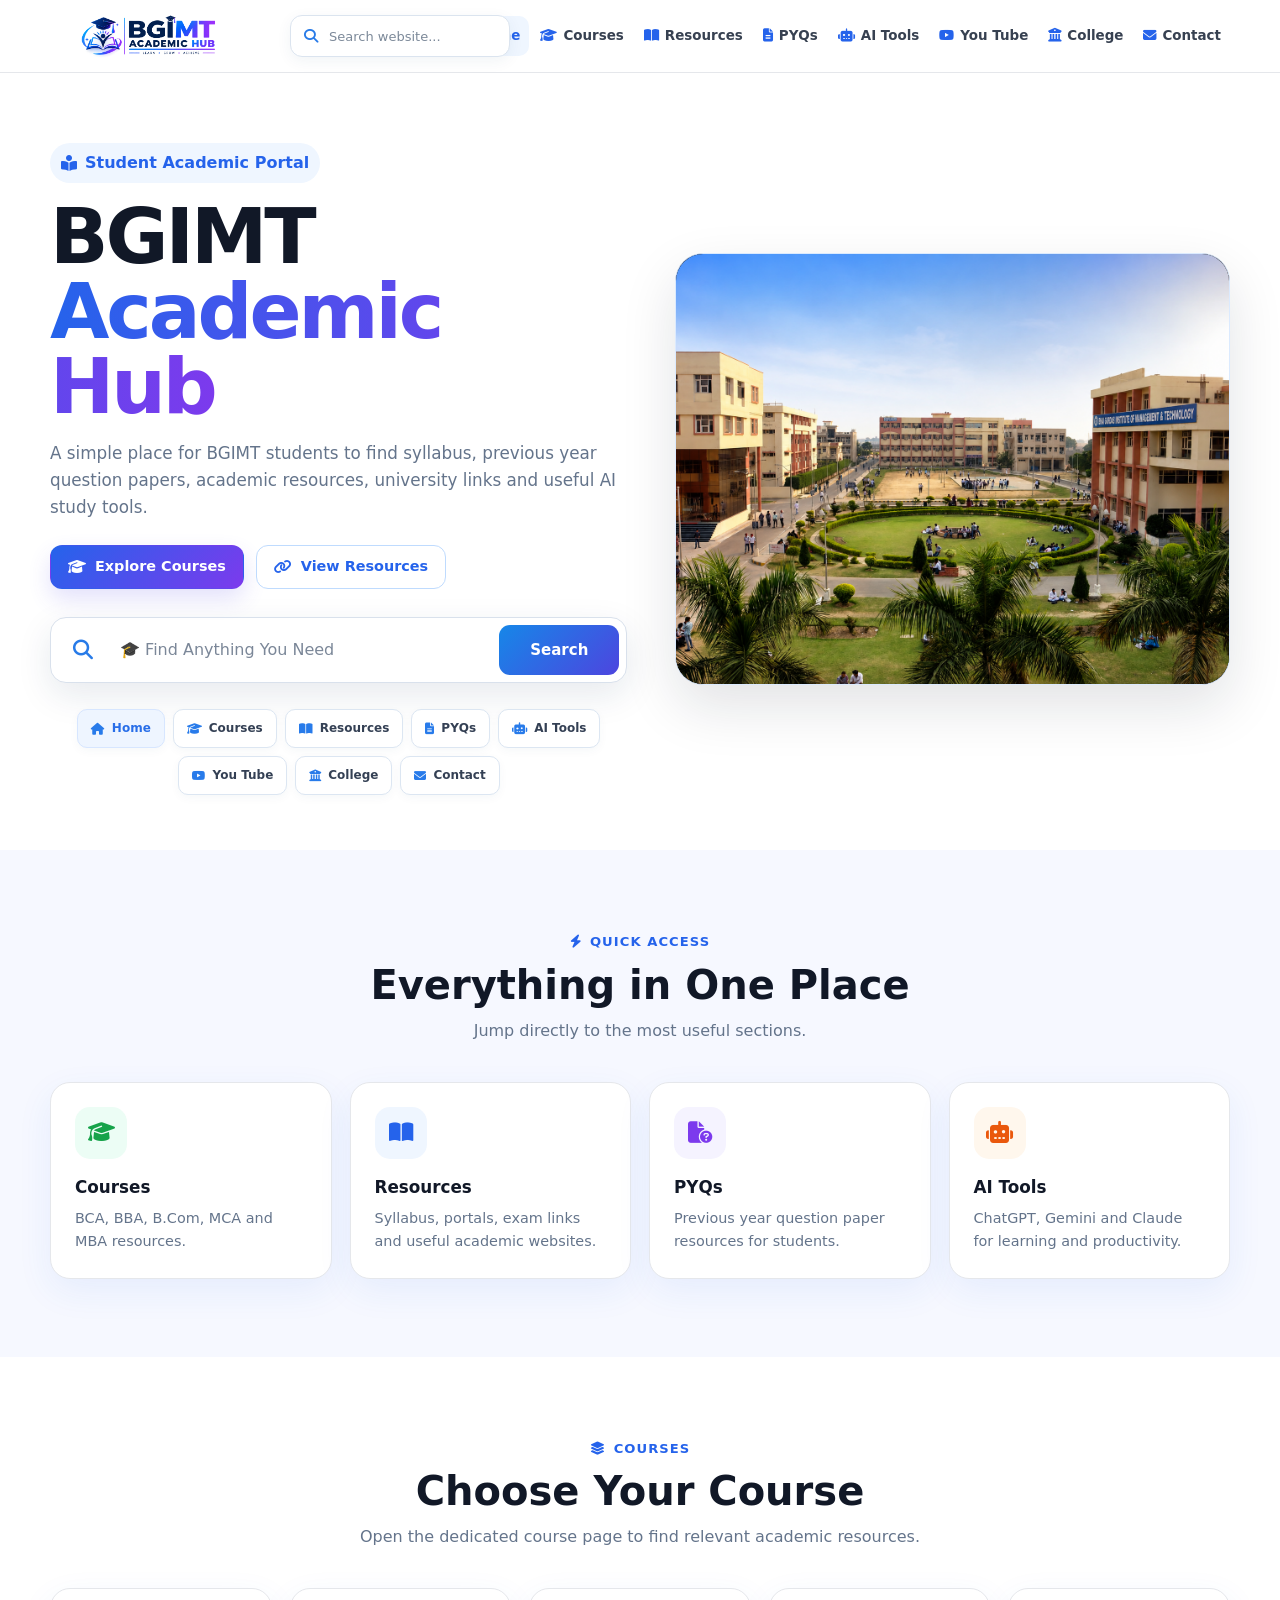
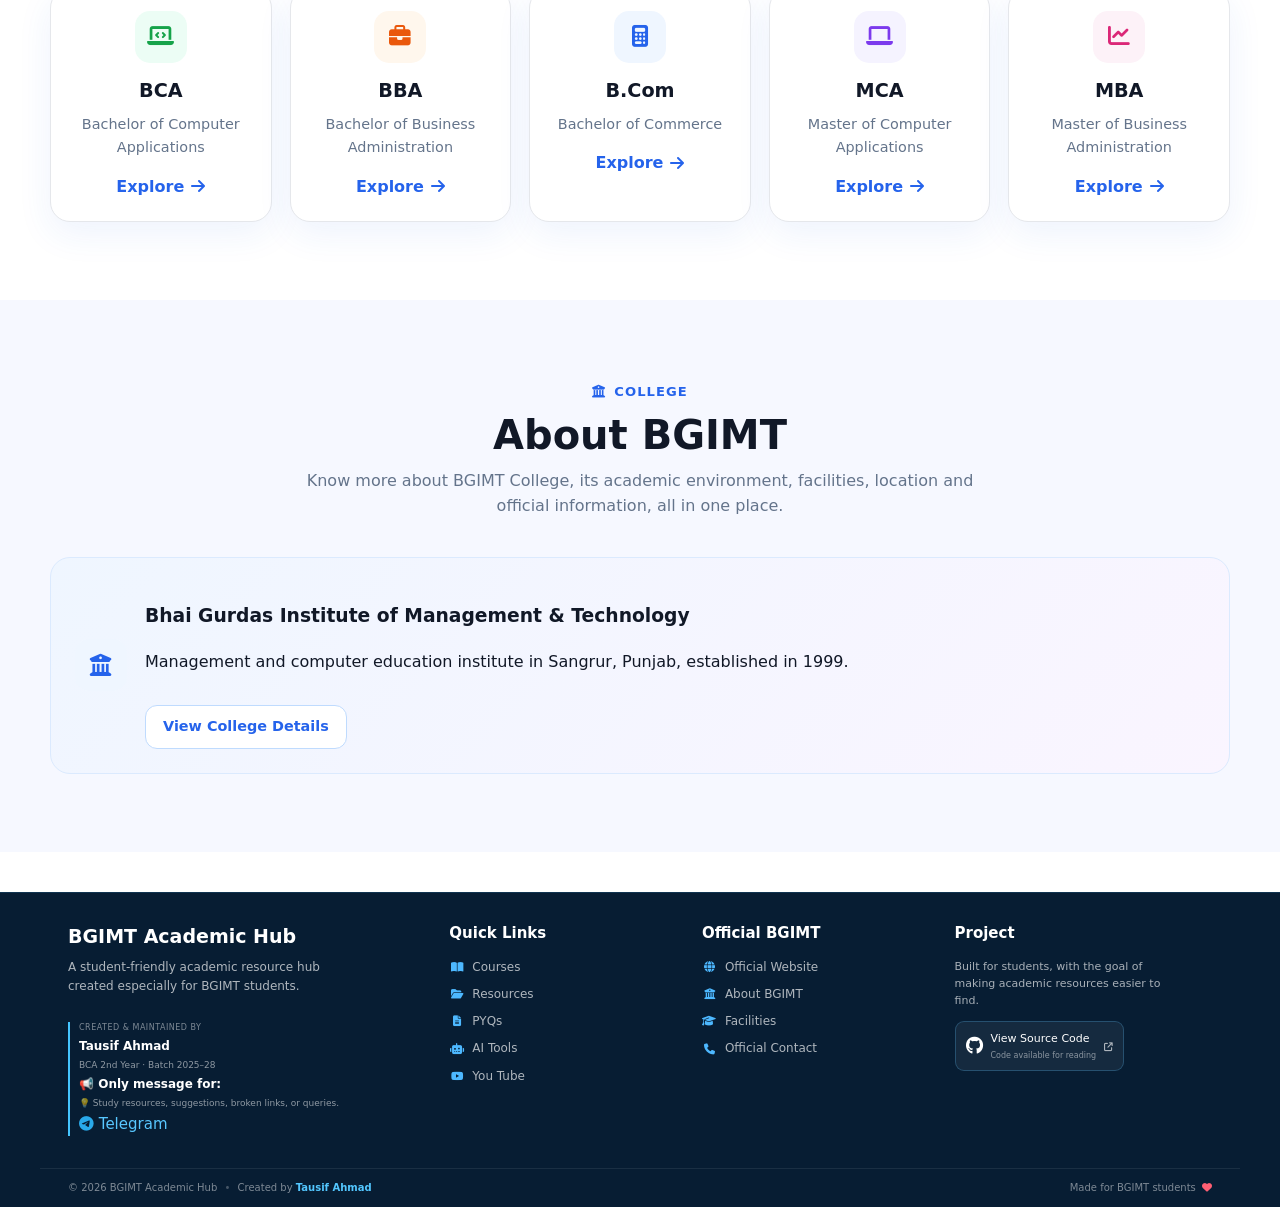
<file: index.html>
<!DOCTYPE html>
<html lang="en">
<head>
  <meta charset="UTF-8">
  <meta name="viewport" content="width=device-width, initial-scale=1.0">
  <title>BGIMT Academic Hub | Syllabus, PYQs & Study Resources</title>
   <!-- Favicon -->
  <link rel="icon" type="image/png" href="assets/images/favicon_io/favicon.ico">
  <meta name="description" content="BGIMT Academic Hub provides students with syllabus, PYQs, academic resources, university links and useful AI study tools.">
  <meta name="robots" content="index, follow">
  <link rel="canonical" href="https://imtausif01.github.io/bgimt-academic-hub/">
  <meta property="og:title" content="BGIMT Academic Hub | Syllabus, PYQs & Study Resources">
  <meta property="og:description" content="BGIMT Academic Hub provides students with syllabus, PYQs, academic resources, university links and useful AI study tools.">
  <meta property="og:type" content="website">
  <meta property="og:url" content="https://imtausif01.github.io/bgimt-academic-hub/">
  <meta name="twitter:card" content="summary_large_image">
  <link rel="stylesheet" href="https://cdnjs.cloudflare.com/ajax/libs/font-awesome/6.7.2/css/all.min.css">
  <!-- Shared CSS used across the complete website -->
  <link rel="stylesheet" href="assets/css/common.css">
  <!-- Index page-specific CSS -->
  <link rel="stylesheet" href="assets/css/index.css">
</head>
<body class="home-page">

<header class="site-header">
  <div class="container navbar">
    <a class="brand" href="index.html" aria-label="BGIMT Academic Hub Home">
        <img src="assets/images/bgmit-logo.png"
     alt="BGIMT Academic Hub Logo"
     class="site-logo">
    </a>

    <!-- ==============================
     WEBSITE SEARCH
     ============================== -->

<div class="navbar-search">

    <i class="fa-solid fa-magnifying-glass"></i>

    <input
        type="search"
        id="siteSearch"
        placeholder="Search website..."
        autocomplete="off"
        aria-label="Search BGIMT Academic Hub"
    >

    <!-- Search Results -->
    <div
        id="searchResults"
        class="search-results"
    ></div>

</div>

    <button class="nav-toggle" type="button" data-nav-toggle aria-label="Open menu" aria-expanded="false">
      <i class="fa-solid fa-bars"></i>
    </button>

    <ul class="nav-links" data-nav-links>
      <li><a data-page-link href="index.html"><i class="fa-solid fa-house"></i> Home</a></li>
      <li><a data-page-link href="courses.html"><i class="fa-solid fa-graduation-cap"></i> Courses</a></li>
      <li><a data-page-link href="resources.html"><i class="fa-solid fa-book-open"></i> Resources</a></li>
      <li><a data-page-link href="pyqs.html"><i class="fa-solid fa-file-lines"></i> PYQs</a></li>
      <li><a data-page-link href="ai-tools.html"><i class="fa-solid fa-robot"></i> AI Tools</a></li>
    <li><a data-page-link href="youtube.html"><i class="fa-brands fa-youtube"></i> You Tube</a></li>
      <li><a data-page-link href="college.html"><i class="fa-solid fa-building-columns"></i> College</a></li>
      <li><a data-page-link href="contact.html"><i class="fa-solid fa-envelope"></i> Contact</a></li>
    </ul>
  </div>
</header>


<main>
  <section class="hero" id="home">
    <div class="container hero-grid">
      <div class="hero-copy">
        <span class="eyebrow"><i class="fa-solid fa-book-open-reader"></i> Student Academic Portal</span>
        <h1>BGIMT <span class="gradient-text">Academic Hub</span></h1>
        <p>
          A simple place for BGIMT students to find syllabus, previous year question papers,
          academic resources, university links and useful AI study tools.
        </p>

        <div class="hero-actions">
          <a class="btn btn-primary" href="courses.html"><i class="fa-solid fa-graduation-cap"></i> Explore Courses</a>
          <a class="btn btn-outline" href="resources.html"><i class="fa-solid fa-link"></i> View Resources</a>
        </div>
        <!-- ==============================
     GOOGLE SEARCH
     ============================== -->

<div class="google-search-box">

    <form
        id="googleSearchForm"
        class="google-search-form"
    >

        <!-- Search Icon -->
        <div class="search-icon">
            <i class="fa-solid fa-magnifying-glass"></i>
        </div>

        <!-- Search Input -->
        <input
            type="search"
            id="googleSearchInput"
            placeholder="🎓 Find Anything You Need"
            aria-label="Search BGIMT Academic Hub on Google"
            autocomplete="off"
            required
        >

        <!-- Search Button -->
        <button type="submit">
            Search
        </button>

    </form>

</div>
<!-- =====================================================
     QUICK PAGE ACCESS
     ===================================================== -->

<div class="quick-page-access">

    <a href="index.html" class="quick-page-link">
        <i class="fa-solid fa-house"></i>
        <span>Home</span>
    </a>

    <a href="courses.html" class="quick-page-link">
        <i class="fa-solid fa-graduation-cap"></i>
        <span>Courses</span>
    </a>

    <a href="resources.html" class="quick-page-link">
        <i class="fa-solid fa-book-open"></i>
        <span>Resources</span>
    </a>

    <a href="pyqs.html" class="quick-page-link">
        <i class="fa-solid fa-file-lines"></i>
        <span>PYQs</span>
    </a>

    <a href="ai-tools.html" class="quick-page-link">
        <i class="fa-solid fa-robot"></i>
        <span>AI Tools</span>
    </a>

    <a href="youtube.html" class="quick-page-link">
        <i class="fa-brands fa-youtube"></i>
        <span>You Tube</span>
    </a>

    <a href="college.html" class="quick-page-link">
        <i class="fa-solid fa-building-columns"></i>
        <span>College</span>
    </a>

    <a href="contact.html" class="quick-page-link">
        <i class="fa-solid fa-envelope"></i>
        <span>Contact</span>
    </a>

</div>

      </div>
      <!-- Home image-link area: intentionally black around the image. -->
      <div class="hero-image-card">
        <a href="https://bgimt.ac.in/" target="_blank" rel="noopener noreferrer" aria-label="Visit official BGIMT website">
          <img src="assets/images/home-hero.png" alt="BGIMT campus and academic environment">
        </a>
      </div>
    </div>
  </section>

  <section class="section section-soft">
    <div class="container">
      <div class="section-heading">
        <span class="eyebrow"><i class="fa-solid fa-bolt"></i> Quick Access</span>
        <h2>Everything in One Place</h2>
        <p>Jump directly to the most useful sections.</p>
      </div>

      <div class="quick-grid">
        <a class="card" href="courses.html">
          <div class="icon-box icon-green"><i class="fa-solid fa-graduation-cap"></i></div>
          <h3>Courses</h3>
          <p>BCA, BBA, B.Com, MCA and MBA resources.</p>
        </a>
        <a class="card" href="resources.html">
          <div class="icon-box icon-blue"><i class="fa-solid fa-book-open"></i></div>
          <h3>Resources</h3>
          <p>Syllabus, portals, exam links and useful academic websites.</p>
        </a>
        <a class="card" href="pyqs.html">
          <div class="icon-box icon-purple"><i class="fa-solid fa-file-circle-question"></i></div>
          <h3>PYQs</h3>
          <p>Previous year question paper resources for students.</p>
        </a>
        <a class="card" href="ai-tools.html">
          <div class="icon-box icon-orange"><i class="fa-solid fa-robot"></i></div>
          <h3>AI Tools</h3>
          <p>ChatGPT, Gemini and Claude for learning and productivity.</p>
        </a>
      </div>
    </div>
  </section>

  <section class="section">
    <div class="container">
      <div class="section-heading">
        <span class="eyebrow"><i class="fa-solid fa-layer-group"></i> Courses</span>
        <h2>Choose Your Course</h2>
        <p>Open the dedicated course page to find relevant academic resources.</p>
      </div>
      <div class="card-grid">
        <article class="course-card"><div class="icon-box icon-green"><i class="fa-solid fa-laptop-code"></i></div><h3>BCA</h3><p>Bachelor of Computer Applications</p><a href="courses.html#bca">Explore <i class="fa-solid fa-arrow-right"></i></a></article>
        <article class="course-card"><div class="icon-box icon-orange"><i class="fa-solid fa-briefcase"></i></div><h3>BBA</h3><p>Bachelor of Business Administration</p><a href="courses.html#bba">Explore <i class="fa-solid fa-arrow-right"></i></a></article>
        <article class="course-card"><div class="icon-box icon-blue"><i class="fa-solid fa-calculator"></i></div><h3>B.Com</h3><p>Bachelor of Commerce</p><a href="courses.html#bcom">Explore <i class="fa-solid fa-arrow-right"></i></a></article>
        <article class="course-card"><div class="icon-box icon-purple"><i class="fa-solid fa-laptop"></i></div><h3>MCA</h3><p>Master of Computer Applications</p><a href="courses.html#mca">Explore <i class="fa-solid fa-arrow-right"></i></a></article>
        <article class="course-card"><div class="icon-box icon-pink"><i class="fa-solid fa-chart-line"></i></div><h3>MBA</h3><p>Master of Business Administration</p><a href="courses.html#mba">Explore <i class="fa-solid fa-arrow-right"></i></a></article>
      </div>
    </div>
  </section>

  <section class="section section-soft">
    <div class="container">
      <div class="section-heading">
        <span class="eyebrow"><i class="fa-solid fa-building-columns"></i> College</span>
        <h2>About BGIMT</h2>
        <p>Know more about BGIMT College, its academic environment, facilities, location and official information, all in one place.</p>
      </div>
      <div class="pyq-card">
        <div class="icon-box icon-blue"><i class="fa-solid fa-university"></i></div>
        <div>
          <h3>Bhai Gurdas Institute of Management & Technology</h3>
          <p>Management and computer education institute in Sangrur, Punjab, established in 1999.</p>
          <a class="btn btn-outline" style="margin-top:14px" href="college.html">View College Details</a>
        </div>
      </div>
    </div>
  </section>
</main>


<!-- =====================================================
     FOOTER
     ===================================================== -->

<footer class="site-footer">

    <div class="footer-container">

        <!-- Brand -->
        <div class="footer-brand">

            <h3>BGIMT Academic Hub</h3>

            <p>
                A student-friendly academic resource hub created
                especially for BGIMT students.
            </p><br>

                <!-- Creator -->
            <div class="creator-info">

                <span>Created &amp; Maintained by</span>

                <strong>Tausif Ahmad</strong>

                <small>
                    BCA 2nd Year · Batch 2025–28
                </small>

                <strong>📢 Only message for:</strong>
                  <small>
                    💡 Study resources, suggestions, broken links, or queries.
                  </small>

                    <!-- Telegram -->
            <a
               href="https://t.me/imtausif01"
                target="_blank"
                rel="noopener noreferrer"
                class="telegram-link"
            >
                <i class="fa-brands fa-telegram"></i>
                Telegram
            </a>

            </div>

        </div>


        <!-- Quick Links -->
        <div class="footer-column">

            <h4>Quick Links</h4>

            <a href="courses.html">
                <i class="fa-solid fa-book-open"></i>
                Courses
            </a>

            <a href="resources.html">
                <i class="fa-solid fa-folder-open"></i>
                Resources
            </a>

            <a href="pyqs.html">
                <i class="fa-solid fa-file-lines"></i>
                PYQs
            </a>

            <a href="ai-tools.html">
                <i class="fa-solid fa-robot"></i>
                AI Tools
            </a>

              </a>
               <a href="youtube.html">
                <i class="fa-brands fa-youtube"></i>
                You Tube
            </a>

        </div>


        <!-- Official BGIMT -->
        <div class="footer-column">

            <h4>Official BGIMT</h4>

            <a
                href="https://bgimt.ac.in/"
                target="_blank"
                rel="noopener noreferrer"
            >
                <i class="fa-solid fa-globe"></i>
                Official Website
            </a>

            <a href="college.html">
                <i class="fa-solid fa-building-columns"></i>
                About BGIMT
            </a>

            <a href="college.html#facilities">
                <i class="fa-solid fa-graduation-cap"></i>
                Facilities
            </a>

            <a href="contact.html">
                <i class="fa-solid fa-phone"></i>
                Official Contact
            </a>

        </div>


        <!-- Project -->
        <div class="footer-column footer-project">

            <h4>Project</h4>

            <p>
                Built for students, with the goal of making
                academic resources easier to find.
            </p>


            <!-- GitHub Source Code -->
            <a
                href="https://github.com/imtausif01/bgimt-academic-hub"
                target="_blank"
                rel="noopener noreferrer"
                class="github-button"
            >

                <i class="fa-brands fa-github github-icon"></i>

                <span>
                    View Source Code
                    <small>Code available for reading</small>
                </span>

                <i class="fa-solid fa-arrow-up-right-from-square"></i>

            </a>

        </div>

    </div>


    <!-- Footer Bottom -->
    <div class="footer-bottom">

        <p>
            © 2026 BGIMT Academic Hub
            <span>•</span>
            Created by <strong>Tausif Ahmad</strong>
        </p>

        <p>
            Made for BGIMT students
            <i class="fa-solid fa-heart"></i>
        </p>

    </div>

</footer>

<script src="assets/js/script.js"></script>
</body>
</html>
</file>
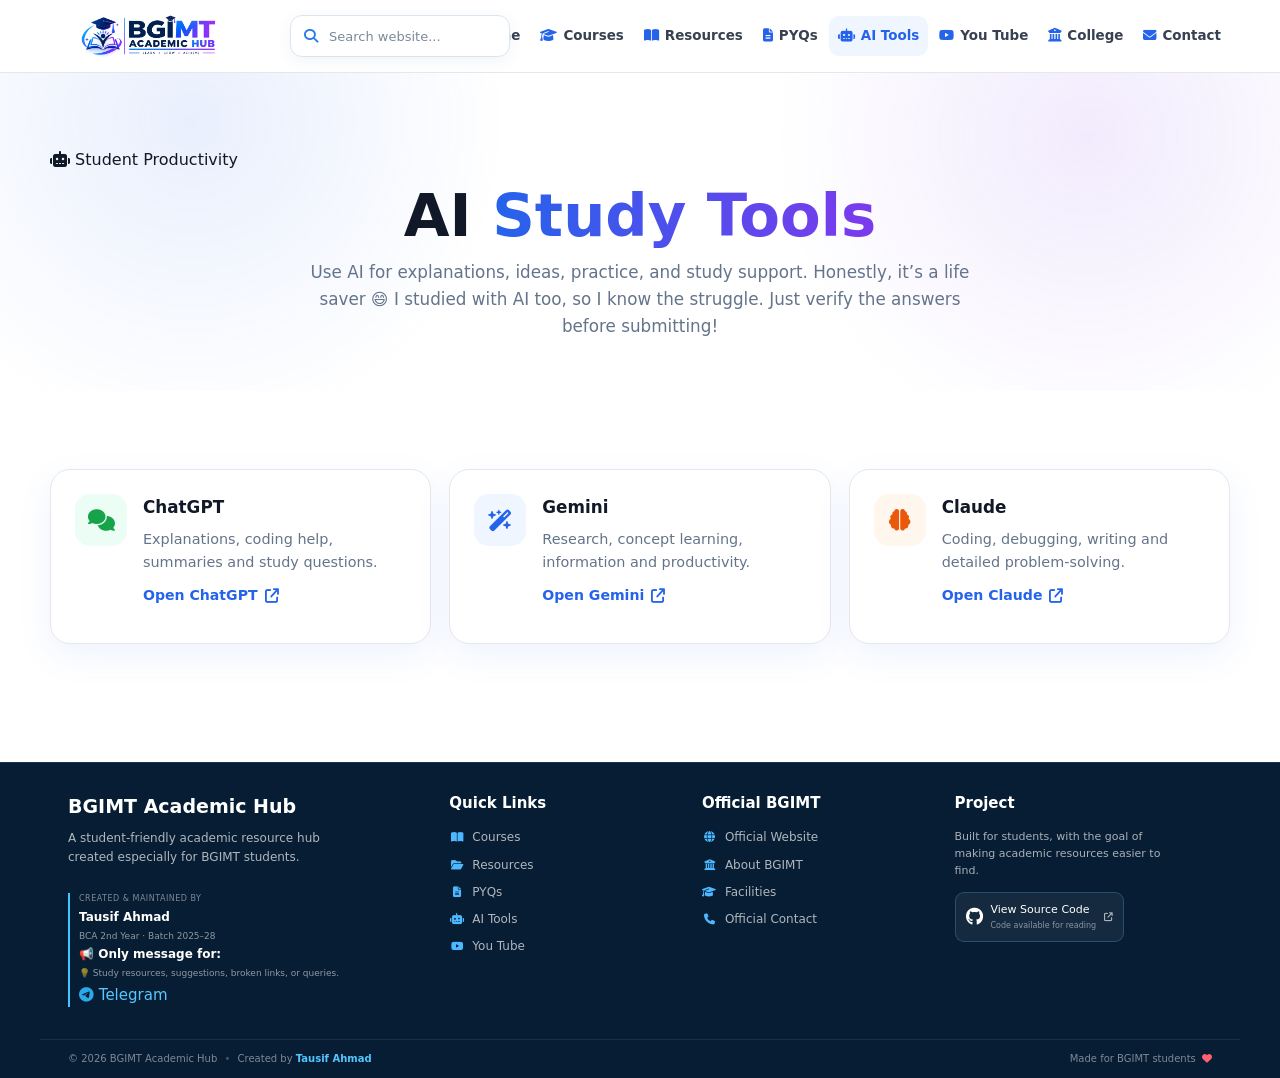
<file: ai-tools.html>
<!DOCTYPE html>
<html lang="en">
<head>
  <meta charset="UTF-8">
  <meta name="viewport" content="width=device-width, initial-scale=1.0">
  <title>AI Tools for Students | ChatGPT, Gemini & Claude</title>
   <!-- Favicon -->
  <link rel="icon" type="image/png" href="assets/images/favicon_io/favicon.ico">
  <meta name="description" content="Useful AI study tools including ChatGPT, Gemini and Claude for learning, coding, writing and productivity.">
  <meta name="robots" content="index, follow">
  <link rel="canonical" href="https://imtausif01.github.io/bgimt-academic-hub/ai-tools.html">
  <meta property="og:title" content="AI Tools for Students | ChatGPT, Gemini & Claude">
  <meta property="og:description" content="Useful AI study tools including ChatGPT, Gemini and Claude for learning, coding, writing and productivity.">
  <meta property="og:type" content="website">
  <meta property="og:url" content="https://imtausif01.github.io/bgimt-academic-hub/ai-tools.html">
  <meta name="twitter:card" content="summary_large_image">
  <link rel="stylesheet" href="https://cdnjs.cloudflare.com/ajax/libs/font-awesome/6.7.2/css/all.min.css">
  <!-- Shared CSS used across the complete website -->
  <link rel="stylesheet" href="assets/css/common.css">
  <!-- Ai-Tools page-specific CSS -->
  <link rel="stylesheet" href="assets/css/ai-tools.css">
</head>
<body class="ai-tools-page">

<header class="site-header">
  <div class="container navbar">
  <a class="brand" href="index.html" aria-label="BGIMT Academic Hub Home">
        <img src="assets/images/bgmit-logo.png"
     alt="BGIMT Academic Hub Logo"
     class="site-logo">
    </a>

    <!-- ==============================
     WEBSITE SEARCH
     ============================== -->

<div class="navbar-search">

    <i class="fa-solid fa-magnifying-glass"></i>

    <input
        type="search"
        id="siteSearch"
        placeholder="Search website..."
        autocomplete="off"
        aria-label="Search BGIMT Academic Hub"
    >

    <!-- Search Results -->
    <div
        id="searchResults"
        class="search-results"
    ></div>

</div>

    <button class="nav-toggle" type="button" data-nav-toggle aria-label="Open menu" aria-expanded="false">
      <i class="fa-solid fa-bars"></i>
    </button>

    <ul class="nav-links" data-nav-links>
      <li><a data-page-link href="index.html"><i class="fa-solid fa-house"></i> Home</a></li>
      <li><a data-page-link href="courses.html"><i class="fa-solid fa-graduation-cap"></i> Courses</a></li>
      <li><a data-page-link href="resources.html"><i class="fa-solid fa-book-open"></i> Resources</a></li>
      <li><a data-page-link href="pyqs.html"><i class="fa-solid fa-file-lines"></i> PYQs</a></li>
      <li><a data-page-link href="ai-tools.html"><i class="fa-solid fa-robot"></i> AI Tools</a></li>
      <li><a data-page-link href="youtube.html"><i class="fa-brands fa-youtube"></i> You Tube</a></li>
      <li><a data-page-link href="college.html"><i class="fa-solid fa-building-columns"></i> College</a></li>
      <li><a data-page-link href="contact.html"><i class="fa-solid fa-envelope"></i> Contact</a></li>
    </ul>
  </div>
</header>


<main>
  <section class="page-hero">
    <div class="container">
      <span class="eyebrow"><i class="fa-solid fa-robot"></i> Student Productivity</span>
      <h1>AI <span class="gradient-text">Study Tools</span></h1>
      <p>Use AI for explanations, ideas, practice, and study support. Honestly, it’s a life saver 😄    I studied with AI too, so I know the struggle. Just verify the answers before submitting!</p>
    </div>
  </section>

  <section class="section">
    <div class="container">
      <div class="tool-grid">
        <article class="tool-card">
          <div class="icon-box icon-green"><i class="fa-solid fa-comments"></i></div>
          <div><h3>ChatGPT</h3><p>Explanations, coding help, summaries and study questions.</p><a href="https://chatgpt.com/" target="_blank" rel="noopener noreferrer">Open ChatGPT <i class="fa-solid fa-arrow-up-right-from-square"></i></a></div>
        </article>

        <article class="tool-card">
          <div class="icon-box icon-blue"><i class="fa-solid fa-wand-magic-sparkles"></i></div>
          <div><h3>Gemini</h3><p>Research, concept learning, information and productivity.</p><a href="https://gemini.google.com/" target="_blank" rel="noopener noreferrer">Open Gemini <i class="fa-solid fa-arrow-up-right-from-square"></i></a></div>
        </article>

        <article class="tool-card">
          <div class="icon-box icon-orange"><i class="fa-solid fa-brain"></i></div>
          <div><h3>Claude</h3><p>Coding, debugging, writing and detailed problem-solving.</p><a href="https://claude.ai/" target="_blank" rel="noopener noreferrer">Open Claude <i class="fa-solid fa-arrow-up-right-from-square"></i></a></div>
        </article>
      </div>
    </div>
  </section>
</main>


<!-- =====================================================
     FOOTER
     ===================================================== -->

<footer class="site-footer">

    <div class="footer-container">

        <!-- Brand -->
        <div class="footer-brand">

            <h3>BGIMT Academic Hub</h3>

            <p>
                A student-friendly academic resource hub created
                especially for BGIMT students.
            </p><br>

                <!-- Creator -->
            <div class="creator-info">

                <span>Created &amp; Maintained by</span>

                <strong>Tausif Ahmad</strong>

                <small>
                    BCA 2nd Year · Batch 2025–28
                </small>

                
                <strong>📢 Only message for:</strong>
                  <small>
                    💡 Study resources, suggestions, broken links, or queries.
                  </small>

                    <!-- Telegram -->
            <a
               href="https://t.me/imtausif01"
                target="_blank"
                rel="noopener noreferrer"
                class="telegram-link"
            >
                <i class="fa-brands fa-telegram"></i>
                Telegram
            </a>

            </div>

        </div>


        <!-- Quick Links -->
        <div class="footer-column">

            <h4>Quick Links</h4>

            <a href="courses.html">
                <i class="fa-solid fa-book-open"></i>
                Courses
            </a>

            <a href="resources.html">
                <i class="fa-solid fa-folder-open"></i>
                Resources
            </a>

            <a href="pyqs.html">
                <i class="fa-solid fa-file-lines"></i>
                PYQs
            </a>

            <a href="ai-tools.html">
                <i class="fa-solid fa-robot"></i>
                AI Tools
            </a>

              </a>
               <a href="youtube.html">
                <i class="fa-brands fa-youtube"></i>
                You Tube
            </a>

        </div>


        <!-- Official BGIMT -->
        <div class="footer-column">

            <h4>Official BGIMT</h4>

            <a
                href="https://bgimt.ac.in/"
                target="_blank"
                rel="noopener noreferrer"
            >
                <i class="fa-solid fa-globe"></i>
                Official Website
            </a>

            <a href="college.html">
                <i class="fa-solid fa-building-columns"></i>
                About BGIMT
            </a>

            <a href="college.html#facilities">
                <i class="fa-solid fa-graduation-cap"></i>
                Facilities
            </a>

            <a href="contact.html">
                <i class="fa-solid fa-phone"></i>
                Official Contact
            </a>

        </div>


        <!-- Project -->
        <div class="footer-column footer-project">

            <h4>Project</h4>

            <p>
                Built for students, with the goal of making
                academic resources easier to find.
            </p>


            <!-- GitHub Source Code -->
            <a
                href="https://github.com/imtausif01/bgimt-academic-hub"
                target="_blank"
                rel="noopener noreferrer"
                class="github-button"
            >

                <i class="fa-brands fa-github github-icon"></i>

                <span>
                    View Source Code
                    <small>Code available for reading</small>
                </span>

                <i class="fa-solid fa-arrow-up-right-from-square"></i>

            </a>

        </div>

    </div>


    <!-- Footer Bottom -->
    <div class="footer-bottom">

        <p>
            © 2026 BGIMT Academic Hub
            <span>•</span>
            Created by <strong>Tausif Ahmad</strong>
        </p>

        <p>
            Made for BGIMT students
            <i class="fa-solid fa-heart"></i>
        </p>

    </div>

</footer>

<script src="assets/js/script.js"></script>
</body>
</html>
</file>
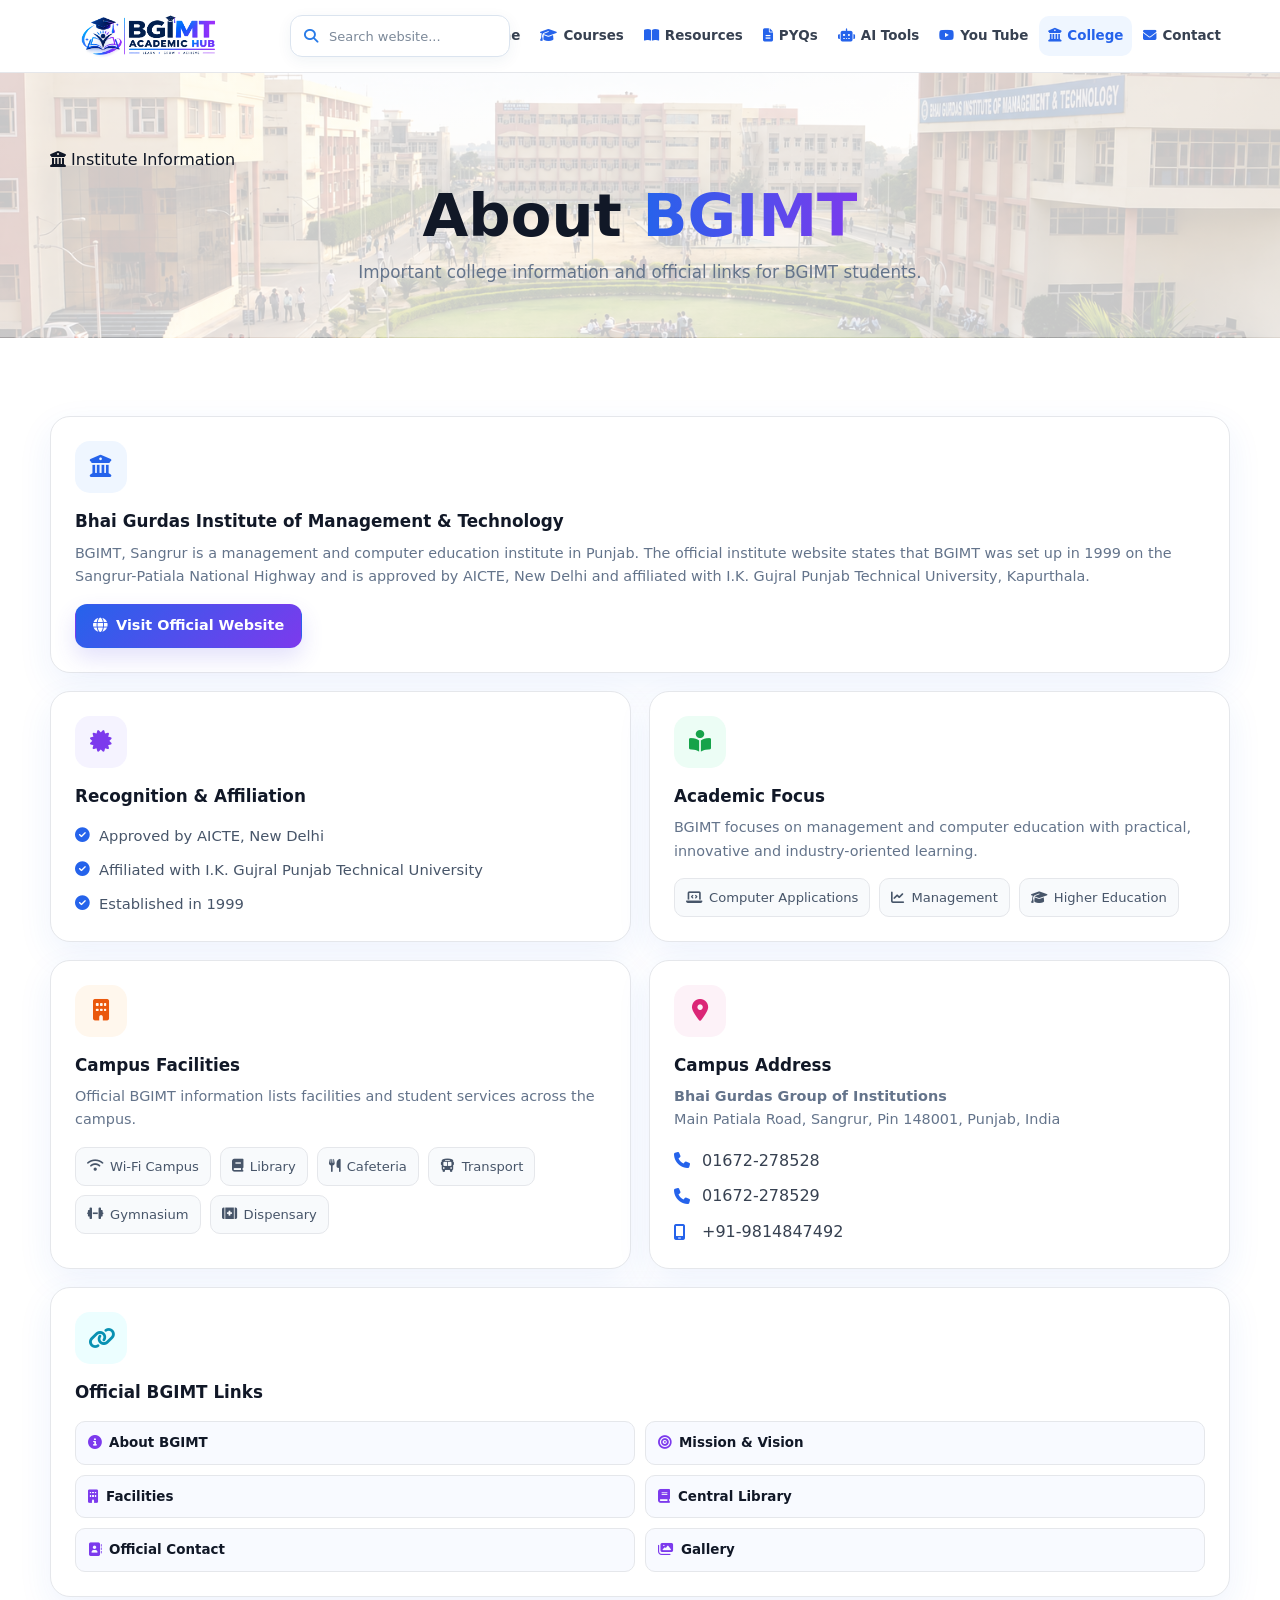
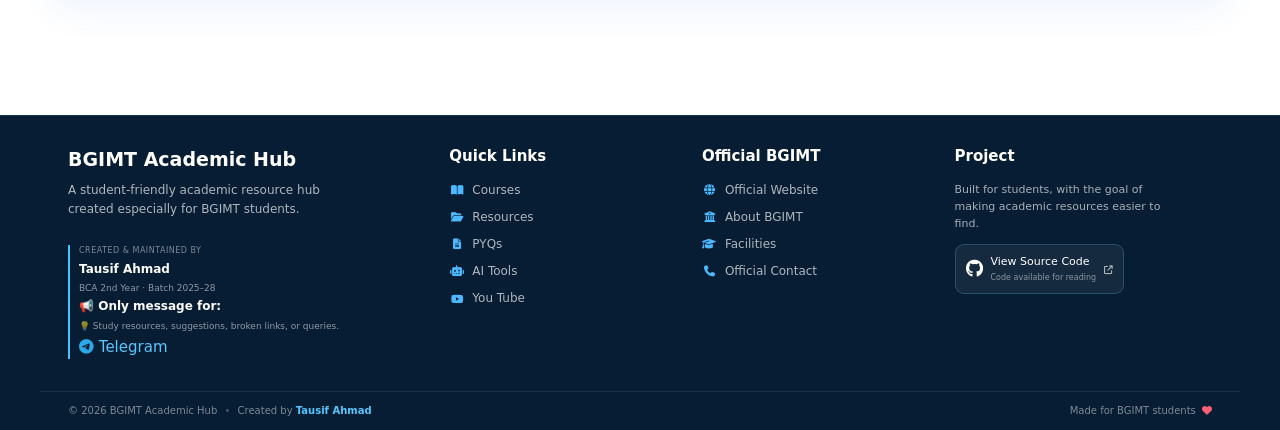
<file: college.html>
<!DOCTYPE html>
<html lang="en">
<head>
  <meta charset="UTF-8">
  <meta name="viewport" content="width=device-width, initial-scale=1.0">
  <title>BGIMT College | Bhai Gurdas Institute of Management & Technology</title>
   <!-- Favicon -->
  <link rel="icon" type="image/png" href="assets/images/favicon_io/favicon.ico">
  <meta name="description" content="Important information about BGIMT Sangrur including affiliation, facilities, address, mission, library and official links.">
  <meta name="robots" content="index, follow">
  <link rel="canonical" href="https://imtausif01.github.io/bgimt-academic-hub/college.html">
  <meta property="og:title" content="BGIMT College | Bhai Gurdas Institute of Management & Technology">
  <meta property="og:description" content="Important information about BGIMT Sangrur including affiliation, facilities, address, mission, library and official links.">
  <meta property="og:type" content="website">
  <meta property="og:url" content="https://imtausif01.github.io/bgimt-academic-hub/college.html">
  <meta name="twitter:card" content="summary_large_image">
  <link rel="stylesheet" href="https://cdnjs.cloudflare.com/ajax/libs/font-awesome/6.7.2/css/all.min.css">
  <!-- Shared CSS used across the complete website -->
  <link rel="stylesheet" href="assets/css/common.css">
  <!-- College page-specific CSS -->
  <link rel="stylesheet" href="assets/css/college.css">
</head>
<body class="college-page">

<header class="site-header">
  <div class="container navbar">
    <a class="brand" href="index.html" aria-label="BGIMT Academic Hub Home">
        <img src="assets/images/bgmit-logo.png"
     alt="BGIMT Academic Hub Logo"
     class="site-logo">
    </a>

    <!-- ==============================
     WEBSITE SEARCH
     ============================== -->

<div class="navbar-search">

    <i class="fa-solid fa-magnifying-glass"></i>

    <input
        type="search"
        id="siteSearch"
        placeholder="Search website..."
        autocomplete="off"
        aria-label="Search BGIMT Academic Hub"
    >

    <!-- Search Results -->
    <div
        id="searchResults"
        class="search-results"
    ></div>

</div>

    <button class="nav-toggle" type="button" data-nav-toggle aria-label="Open menu" aria-expanded="false">
      <i class="fa-solid fa-bars"></i>
    </button>

    <ul class="nav-links" data-nav-links>
      <li><a data-page-link href="index.html"><i class="fa-solid fa-house"></i> Home</a></li>
      <li><a data-page-link href="courses.html"><i class="fa-solid fa-graduation-cap"></i> Courses</a></li>
      <li><a data-page-link href="resources.html"><i class="fa-solid fa-book-open"></i> Resources</a></li>
      <li><a data-page-link href="pyqs.html"><i class="fa-solid fa-file-lines"></i> PYQs</a></li>
      <li><a data-page-link href="ai-tools.html"><i class="fa-solid fa-robot"></i> AI Tools</a></li>
      <li><a data-page-link href="youtube.html"><i class="fa-brands fa-youtube"></i> You Tube</a></li>
      <li><a data-page-link href="college.html"><i class="fa-solid fa-building-columns"></i> College</a></li>
      <li><a data-page-link href="contact.html"><i class="fa-solid fa-envelope"></i> Contact</a></li>
    </ul>
  </div>
</header>


<main>
  <section class="page-hero">
    <div class="container">
      <span class="eyebrow"><i class="fa-solid fa-building-columns"></i> Institute Information</span>
      <h1>About <span class="gradient-text">BGIMT</span></h1>
      <p>Important college information and official links for BGIMT students.</p>
    </div>
  </section>

  <section class="section">
    <div class="container college-grid">
      <article class="college-card wide">
        <div class="icon-box icon-blue"><i class="fa-solid fa-university"></i></div>
        <h3>Bhai Gurdas Institute of Management & Technology</h3>
        <p>
          BGIMT, Sangrur is a management and computer education institute in Punjab.
          The official institute website states that BGIMT was set up in 1999 on the
          Sangrur-Patiala National Highway and is approved by AICTE, New Delhi and
          affiliated with I.K. Gujral Punjab Technical University, Kapurthala.
        </p>
        <a class="btn btn-primary" style="margin-top:16px" href="https://bgimt.ac.in/" target="_blank" rel="noopener noreferrer">
          <i class="fa-solid fa-globe"></i> Visit Official Website
        </a>
      </article>

      <article class="college-card">
        <div class="icon-box icon-purple"><i class="fa-solid fa-certificate"></i></div>
        <h3>Recognition & Affiliation</h3>
        <ul class="info-list">
          <li><i class="fa-solid fa-circle-check"></i><span>Approved by AICTE, New Delhi</span></li>
          <li><i class="fa-solid fa-circle-check"></i><span>Affiliated with I.K. Gujral Punjab Technical University</span></li>
          <li><i class="fa-solid fa-circle-check"></i><span>Established in 1999</span></li>
        </ul>
      </article>

      <article class="college-card">
        <div class="icon-box icon-green"><i class="fa-solid fa-book-open-reader"></i></div>
        <h3>Academic Focus</h3>
        <p>BGIMT focuses on management and computer education with practical, innovative and industry-oriented learning.</p>
        <div class="tag-list">
          <span class="tag"><i class="fa-solid fa-laptop-code"></i> Computer Applications</span>
          <span class="tag"><i class="fa-solid fa-chart-line"></i> Management</span>
          <span class="tag"><i class="fa-solid fa-graduation-cap"></i> Higher Education</span>
        </div>
      </article>

      <article class="college-card">
        <div class="icon-box icon-orange"><i class="fa-solid fa-building"></i></div>
        <h3>Campus Facilities</h3>
        <p>Official BGIMT information lists facilities and student services across the campus.</p>
        <div class="tag-list">
          <span class="tag"><i class="fa-solid fa-wifi"></i> Wi-Fi Campus</span>
          <span class="tag"><i class="fa-solid fa-book"></i> Library</span>
          <span class="tag"><i class="fa-solid fa-utensils"></i> Cafeteria</span>
          <span class="tag"><i class="fa-solid fa-bus"></i> Transport</span>
          <span class="tag"><i class="fa-solid fa-dumbbell"></i> Gymnasium</span>
          <span class="tag"><i class="fa-solid fa-kit-medical"></i> Dispensary</span>
        </div>
      </article>

      <article class="college-card">
        <div class="icon-box icon-pink"><i class="fa-solid fa-location-dot"></i></div>
        <h3>Campus Address</h3>
        <p><strong>Bhai Gurdas Group of Institutions</strong><br>Main Patiala Road, Sangrur, Pin 148001, Punjab, India</p>
        <div class="contact-links">
          <a href="tel:+911672278528"><i class="fa-solid fa-phone"></i> 01672-278528</a>
          <a href="tel:+911672278529"><i class="fa-solid fa-phone"></i> 01672-278529</a>
          <a href="tel:+919814847492"><i class="fa-solid fa-mobile-screen"></i> +91-9814847492</a>
        </div>
      </article>

      <article class="college-card wide">
        <div class="icon-box icon-cyan"><i class="fa-solid fa-link"></i></div>
        <h3>Official BGIMT Links</h3>
        <div class="official-links">
          <a href="https://bgimt.ac.in/bgimt-welcome/" target="_blank" rel="noopener noreferrer"><i class="fa-solid fa-circle-info"></i> About BGIMT</a>
          <a href="https://bgimt.ac.in/mission-vision/" target="_blank" rel="noopener noreferrer"><i class="fa-solid fa-bullseye"></i> Mission & Vision</a>
          <a href="https://bgimt.ac.in/facilities/" target="_blank" rel="noopener noreferrer"><i class="fa-solid fa-building"></i> Facilities</a>
          <a href="https://bgimt.ac.in/library-2/" target="_blank" rel="noopener noreferrer"><i class="fa-solid fa-book"></i> Central Library</a>
          <a href="https://bgimt.ac.in/contact-us/" target="_blank" rel="noopener noreferrer"><i class="fa-solid fa-address-book"></i> Official Contact</a>
          <a href="https://bgimt.ac.in/gallery1/" target="_blank" rel="noopener noreferrer"><i class="fa-solid fa-images"></i> Gallery</a>
        </div>
      </article>
    </div>
  </section>
</main>


<!-- =====================================================
     FOOTER
     ===================================================== -->

<footer class="site-footer">

    <div class="footer-container">

        <!-- Brand -->
        <div class="footer-brand">

            <h3>BGIMT Academic Hub</h3>

            <p>
                A student-friendly academic resource hub created
                especially for BGIMT students.
            </p><br>

                <!-- Creator -->
            <div class="creator-info">

                <span>Created &amp; Maintained by</span>

                <strong>Tausif Ahmad</strong>

                <small>
                    BCA 2nd Year · Batch 2025–28
                </small>

                
                <strong>📢 Only message for:</strong>
                  <small>
                    💡 Study resources, suggestions, broken links, or queries.
                  </small>

                    <!-- Telegram -->
            <a
               href="https://t.me/imtausif01"
                target="_blank"
                rel="noopener noreferrer"
                class="telegram-link"
            >
                <i class="fa-brands fa-telegram"></i>
                Telegram
            </a>

            </div>

        </div>


        <!-- Quick Links -->
        <div class="footer-column">

            <h4>Quick Links</h4>

            <a href="courses.html">
                <i class="fa-solid fa-book-open"></i>
                Courses
            </a>

            <a href="resources.html">
                <i class="fa-solid fa-folder-open"></i>
                Resources
            </a>

            <a href="pyqs.html">
                <i class="fa-solid fa-file-lines"></i>
                PYQs
            </a>

            <a href="ai-tools.html">
                <i class="fa-solid fa-robot"></i>
                AI Tools
            </a>

              </a>
               <a href="youtube.html">
                <i class="fa-brands fa-youtube"></i>
                You Tube
            </a>

        </div>


        <!-- Official BGIMT -->
        <div class="footer-column">

            <h4>Official BGIMT</h4>

            <a
                href="https://bgimt.ac.in/"
                target="_blank"
                rel="noopener noreferrer"
            >
                <i class="fa-solid fa-globe"></i>
                Official Website
            </a>

            <a href="college.html">
                <i class="fa-solid fa-building-columns"></i>
                About BGIMT
            </a>

            <a href="college.html#facilities">
                <i class="fa-solid fa-graduation-cap"></i>
                Facilities
            </a>

            <a href="contact.html">
                <i class="fa-solid fa-phone"></i>
                Official Contact
            </a>

        </div>


        <!-- Project -->
        <div class="footer-column footer-project">

            <h4>Project</h4>

            <p>
                Built for students, with the goal of making
                academic resources easier to find.
            </p>


            <!-- GitHub Source Code -->
            <a
                href="https://github.com/imtausif01/bgimt-academic-hub"
                target="_blank"
                rel="noopener noreferrer"
                class="github-button"
            >

                <i class="fa-brands fa-github github-icon"></i>

                <span>
                    View Source Code
                    <small>Code available for reading</small>
                </span>

                <i class="fa-solid fa-arrow-up-right-from-square"></i>

            </a>

        </div>

    </div>


    <!-- Footer Bottom -->
    <div class="footer-bottom">

        <p>
            © 2026 BGIMT Academic Hub
            <span>•</span>
            Created by <strong>Tausif Ahmad</strong>
        </p>

        <p>
            Made for BGIMT students
            <i class="fa-solid fa-heart"></i>
        </p>

    </div>

</footer>

<script src="assets/js/script.js"></script>
</body>
</html>
</file>
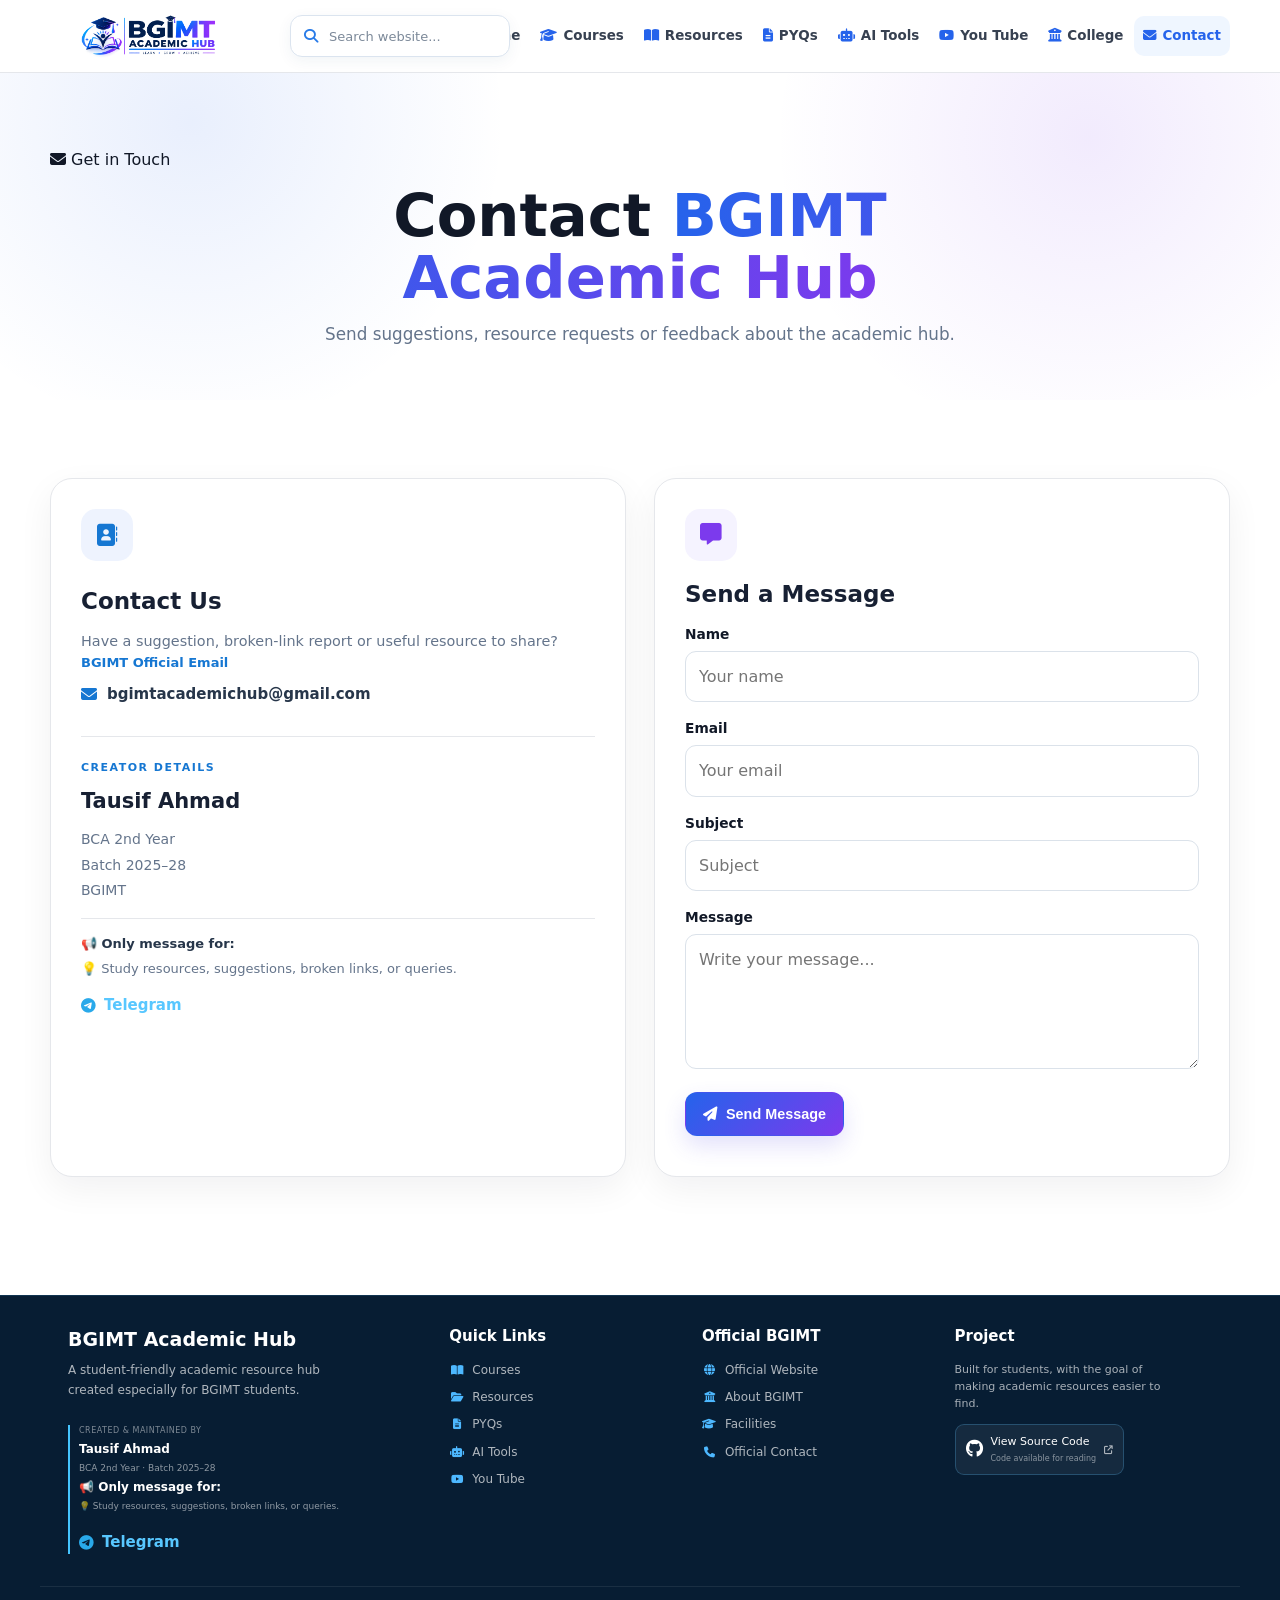
<file: contact.html>
<!DOCTYPE html>
<html lang="en">
<head>
  <meta charset="UTF-8">
  <meta name="viewport" content="width=device-width, initial-scale=1.0">
  <title>Contact BGIMT Academic Hub</title>
   <!-- Favicon -->
  <link rel="icon" type="image/png" href="assets/images/favicon_io/favicon.ico">
  <meta name="description" content="Contact BGIMT Academic Hub for feedback, suggestions, academic resource requests and website support.">
  <meta name="robots" content="index, follow">
  <link rel="canonical" href="https://imtausif01.github.io/bgimt-academic-hub/contact.html">
  <meta property="og:title" content="Contact BGIMT Academic Hub">
  <meta property="og:description" content="Contact BGIMT Academic Hub for feedback, suggestions, academic resource requests and website support.">
  <meta property="og:type" content="website">
  <meta property="og:url" content="https://imtausif01.github.io/bgimt-academic-hub/contact.html">
  <meta name="twitter:card" content="summary_large_image">
  <link rel="stylesheet" href="https://cdnjs.cloudflare.com/ajax/libs/font-awesome/6.7.2/css/all.min.css">
  <!-- Shared CSS used across the complete website -->
  <link rel="stylesheet" href="assets/css/common.css">
  <!-- Contact page-specific CSS -->
  <link rel="stylesheet" href="assets/css/contact.css">
</head>
<body class="contact-page">

<header class="site-header">
  <div class="container navbar">
  <a class="brand" href="index.html" aria-label="BGIMT Academic Hub Home">
        <img src="assets/images/bgmit-logo.png"
     alt="BGIMT Academic Hub Logo"
     class="site-logo">
    </a>

    <!-- ==============================
     WEBSITE SEARCH
     ============================== -->

<div class="navbar-search">

    <i class="fa-solid fa-magnifying-glass"></i>

    <input
        type="search"
        id="siteSearch"
        placeholder="Search website..."
        autocomplete="off"
        aria-label="Search BGIMT Academic Hub"
    >

    <!-- Search Results -->
    <div
        id="searchResults"
        class="search-results"
    ></div>

</div>

    <button class="nav-toggle" type="button" data-nav-toggle aria-label="Open menu" aria-expanded="false">
      <i class="fa-solid fa-bars"></i>
    </button>

    <ul class="nav-links" data-nav-links>
      <li><a data-page-link href="index.html"><i class="fa-solid fa-house"></i> Home</a></li>
      <li><a data-page-link href="courses.html"><i class="fa-solid fa-graduation-cap"></i> Courses</a></li>
      <li><a data-page-link href="resources.html"><i class="fa-solid fa-book-open"></i> Resources</a></li>
      <li><a data-page-link href="pyqs.html"><i class="fa-solid fa-file-lines"></i> PYQs</a></li>
      <li><a data-page-link href="ai-tools.html"><i class="fa-solid fa-robot"></i> AI Tools</a></li>
      <li><a data-page-link href="youtube.html"><i class="fa-brands fa-youtube"></i> You Tube</a></li>
      <li><a data-page-link href="college.html"><i class="fa-solid fa-building-columns"></i> College</a></li>
      <li><a data-page-link href="contact.html"><i class="fa-solid fa-envelope"></i> Contact</a></li>
    </ul>
  </div>
</header>


<main>
  <section class="page-hero">
    <div class="container">
      <span class="eyebrow"><i class="fa-solid fa-envelope"></i> Get in Touch</span>
      <h1>Contact <span class="gradient-text">BGIMT Academic Hub</span></h1>
      <p>Send suggestions, resource requests or feedback about the academic hub.</p>
    </div>
  </section>

 
<section class="section">
  <div class="container contact-grid">

    <!-- LEFT: CONTACT US -->
    <article class="contact-card contact-info">

      <div class="icon-box icon-blue">
        <i class="fa-solid fa-address-book"></i>
      </div>

      <h3>Contact Us</h3>

      <p class="contact-intro">
        Have a suggestion, broken-link report or useful resource to share?
      </p>

      <!-- Official Email -->
      <div class="official-email">
        <span class="info-label">BGIMT Official Email</span>

        <a href="mailto:bgimtacademichub@gmail.com">
          <i class="fa-solid fa-envelope"></i>
          bgimtacademichub@gmail.com
        </a>
      </div>

      <!-- Creator Details -->
      <div class="creator-card">

        <span class="creator-label">CREATOR DETAILS</span>

        <h3>Tausif Ahmad</h3>

        <p>BCA 2nd Year</p>
        <p>Batch 2025–28</p>
        <p>BGIMT</p>

        <div class="creator-message">
          <strong>📢 Only message for:</strong>

          <span>
            💡 Study resources, suggestions, broken links, or queries.
          </span>
        </div>

        <a
          href="https://t.me/imtausif01"
          target="_blank"
          rel="noopener noreferrer"
          class="telegram-link"
        >
          <i class="fa-brands fa-telegram"></i>
          Telegram
        </a>

      </div>

    </article>


    <!-- RIGHT: SEND MESSAGE -->
    <article class="contact-card">

      <div class="icon-box icon-purple">
        <i class="fa-solid fa-message"></i>
      </div>

      <h3>Send a Message</h3>

      <form
        action="https://formspree.io/f/xrpgezgv"
        method="POST"
        data-contact-form
      >

        <div class="form-group">
          <label for="name">Name</label>

          <input
            class="form-control"
            id="name"
            name="name"
            type="text"
            placeholder="Your name"
            autocomplete="name"
            required
          >
        </div>

        <div class="form-group">
          <label for="email">Email</label>

          <input
            class="form-control"
            id="email"
            name="email"
            type="email"
            placeholder="Your email"
            autocomplete="email"
            required
          >
        </div>

        <div class="form-group">
          <label for="subject">Subject</label>

          <input
            class="form-control"
            id="subject"
            name="subject"
            type="text"
            placeholder="Subject"
            required
          >
        </div>

        <div class="form-group">
          <label for="message">Message</label>

          <textarea
            class="form-control"
            id="message"
            name="message"
            placeholder="Write your message..."
            required
          ></textarea>
        </div>

        <button class="btn btn-primary" type="submit">
          <i class="fa-solid fa-paper-plane"></i>
          Send Message
        </button>

        <p
          data-form-status
          style="margin-top:10px;color:#64748b;font-size:.82rem"
          role="status"
        ></p>

      </form>

    </article>

  </div>
</section>


</main>


<!-- =====================================================
     FOOTER
     ===================================================== -->

<footer class="site-footer">

    <div class="footer-container">

        <!-- Brand -->
        <div class="footer-brand">

            <h3>BGIMT Academic Hub</h3>

            <p>
                A student-friendly academic resource hub created
                especially for BGIMT students.
            </p><br>

                <!-- Creator -->
            <div class="creator-info">

                <span>Created &amp; Maintained by</span>

                <strong>Tausif Ahmad</strong>

                <small>
                    BCA 2nd Year · Batch 2025–28
                </small>

                
                <strong>📢 Only message for:</strong>
                  <small>
                    💡 Study resources, suggestions, broken links, or queries.
                  </small>

                    <!-- Telegram -->
            <a
               href="https://t.me/imtausif01"
                target="_blank"
                rel="noopener noreferrer"
                class="telegram-link"
            >
                <i class="fa-brands fa-telegram"></i>
                Telegram
            </a>

            </div>

        </div>


        <!-- Quick Links -->
        <div class="footer-column">

            <h4>Quick Links</h4>

            <a href="courses.html">
                <i class="fa-solid fa-book-open"></i>
                Courses
            </a>

            <a href="resources.html">
                <i class="fa-solid fa-folder-open"></i>
                Resources
            </a>

            <a href="pyqs.html">
                <i class="fa-solid fa-file-lines"></i>
                PYQs
            </a>

            <a href="ai-tools.html">
                <i class="fa-solid fa-robot"></i>
                AI Tools
            </a>

              </a>
               <a href="youtube.html">
                <i class="fa-brands fa-youtube"></i>
                You Tube
            </a>

        </div>


        <!-- Official BGIMT -->
        <div class="footer-column">

            <h4>Official BGIMT</h4>

            <a
                href="https://bgimt.ac.in/"
                target="_blank"
                rel="noopener noreferrer"
            >
                <i class="fa-solid fa-globe"></i>
                Official Website
            </a>

            <a href="college.html">
                <i class="fa-solid fa-building-columns"></i>
                About BGIMT
            </a>

            <a href="college.html#facilities">
                <i class="fa-solid fa-graduation-cap"></i>
                Facilities
            </a>

            <a href="contact.html">
                <i class="fa-solid fa-phone"></i>
                Official Contact
            </a>

        </div>


        <!-- Project -->
        <div class="footer-column footer-project">

            <h4>Project</h4>

            <p>
                Built for students, with the goal of making
                academic resources easier to find.
            </p>


            <!-- GitHub Source Code -->
            <a
                href="https://github.com/imtausif01/bgimt-academic-hub"
                target="_blank"
                rel="noopener noreferrer"
                class="github-button"
            >

                <i class="fa-brands fa-github github-icon"></i>

                <span>
                    View Source Code
                    <small>Code available for reading</small>
                </span>

                <i class="fa-solid fa-arrow-up-right-from-square"></i>

            </a>

        </div>

    </div>


    <!-- Footer Bottom -->
    <div class="footer-bottom">

        <p>
            © 2026 BGIMT Academic Hub
            <span>•</span>
            Created by <strong>Tausif Ahmad</strong>
        </p>

        <p>
            Made for BGIMT students
            <i class="fa-solid fa-heart"></i>
        </p>

    </div>

</footer>

<script src="assets/js/script.js"></script>
</body>
</html>
</file>
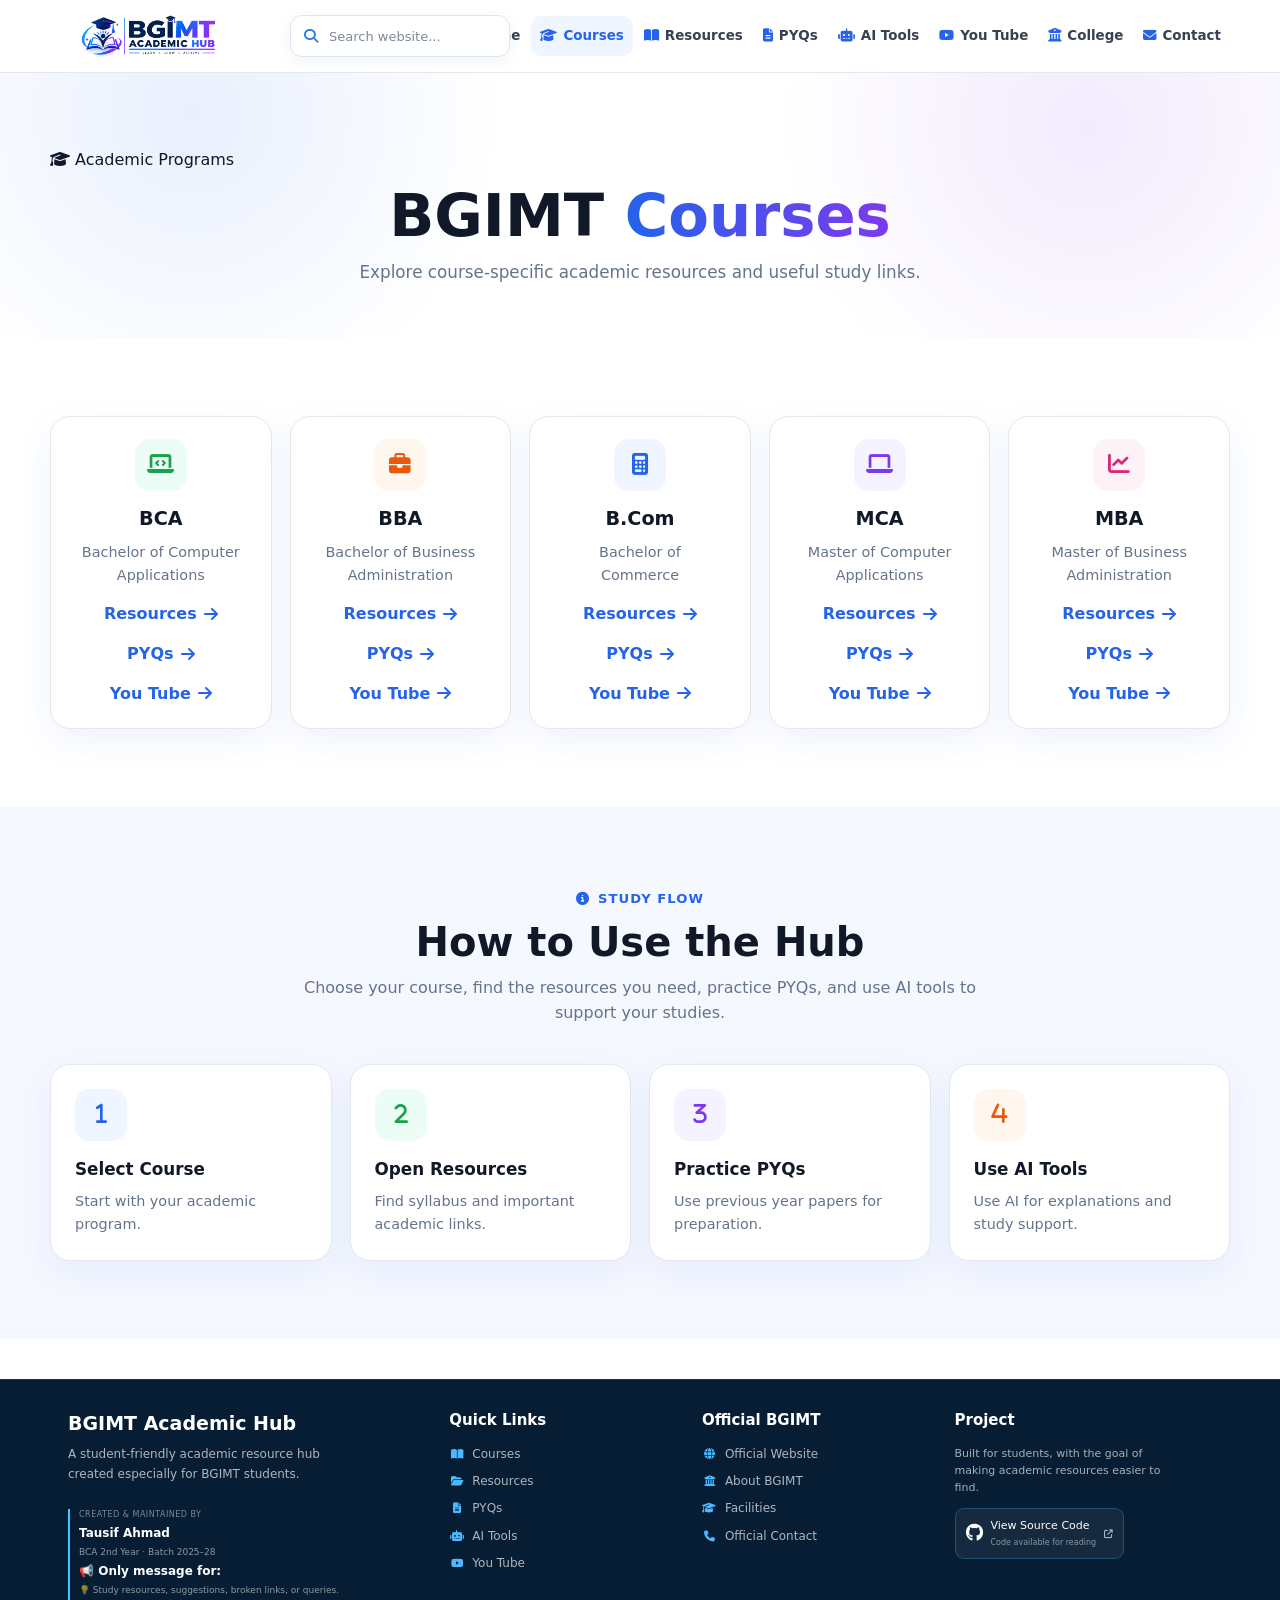
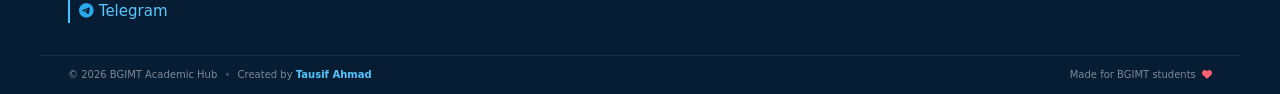
<file: courses.html>
<!DOCTYPE html>
<html lang="en">
<head>
  <meta charset="UTF-8">
  <meta name="viewport" content="width=device-width, initial-scale=1.0">
  <title>BGIMT Courses | BCA, BBA, B.Com, MCA & MBA</title>
   <!-- Favicon -->
  <link rel="icon" type="image/png" href="assets/images/favicon_io/favicon.ico">
  <meta name="description" content="Explore BCA, BBA, B.Com, MCA and MBA academic resources through BGIMT Academic Hub.">
  <meta name="robots" content="index, follow">
  <link rel="canonical" href="https://imtausif01.github.io/bgimt-academic-hub/courses.html">
  <meta property="og:title" content="BGIMT Courses | BCA, BBA, B.Com, MCA & MBA">
  <meta property="og:description" content="Explore BCA, BBA, B.Com, MCA and MBA academic resources through BGIMT Academic Hub.">
  <meta property="og:type" content="website">
  <meta property="og:url" content="https://imtausif01.github.io/bgimt-academic-hub/courses.html">
  <meta name="twitter:card" content="summary_large_image">
  <link rel="stylesheet" href="https://cdnjs.cloudflare.com/ajax/libs/font-awesome/6.7.2/css/all.min.css">
  <!-- Shared CSS used across the complete website -->
  <link rel="stylesheet" href="assets/css/common.css">
  <!-- Courses page-specific CSS -->
  <link rel="stylesheet" href="assets/css/courses.css">
</head>
<body class="courses-page">

<header class="site-header">
  <div class="container navbar">
 <a class="brand" href="index.html" aria-label="BGIMT Academic Hub Home">
        <img src="assets/images/bgmit-logo.png"
     alt="BGIMT Academic Hub Logo"
     class="site-logo">
    </a>

    <!-- ==============================
     WEBSITE SEARCH
     ============================== -->

<div class="navbar-search">

    <i class="fa-solid fa-magnifying-glass"></i>

    <input
        type="search"
        id="siteSearch"
        placeholder="Search website..."
        autocomplete="off"
        aria-label="Search BGIMT Academic Hub"
    >

    <!-- Search Results -->
    <div
        id="searchResults"
        class="search-results"
    ></div>

</div>

    <button class="nav-toggle" type="button" data-nav-toggle aria-label="Open menu" aria-expanded="false">
      <i class="fa-solid fa-bars"></i>
    </button>

    <ul class="nav-links" data-nav-links>
      <li><a data-page-link href="index.html"><i class="fa-solid fa-house"></i> Home</a></li>
      <li><a data-page-link href="courses.html"><i class="fa-solid fa-graduation-cap"></i> Courses</a></li>
      <li><a data-page-link href="resources.html"><i class="fa-solid fa-book-open"></i> Resources</a></li>
      <li><a data-page-link href="pyqs.html"><i class="fa-solid fa-file-lines"></i> PYQs</a></li>
      <li><a data-page-link href="ai-tools.html"><i class="fa-solid fa-robot"></i> AI Tools</a></li>
      <li><a data-page-link href="youtube.html"><i class="fa-brands fa-youtube"></i> You Tube</a></li>
      <li><a data-page-link href="college.html"><i class="fa-solid fa-building-columns"></i> College</a></li>
      <li><a data-page-link href="contact.html"><i class="fa-solid fa-envelope"></i> Contact</a></li>
    </ul>
  </div>
</header>


<main>
  <section class="page-hero">
    <div class="container">
      <span class="eyebrow"><i class="fa-solid fa-graduation-cap"></i> Academic Programs</span>
      <h1>BGIMT <span class="gradient-text">Courses</span></h1>
      <p>Explore course-specific academic resources and useful study links.</p>
    </div>
  </section>

  <section class="section">
    <div class="container">
      <div class="card-grid">
        <article class="course-card" id="bca"><div class="icon-box icon-green"><i class="fa-solid fa-laptop-code"></i></div><h3>BCA</h3><p>Bachelor of Computer Applications</p><a href="resources.html">Resources <i class="fa-solid fa-arrow-right"></i></a><br><a href="pyqs.html">PYQs <i class="fa-solid fa-arrow-right"></i></a><br><a href="youtube.html#bca-youtube">You Tube <i class="fa-solid fa-arrow-right"></i></a></article>

        <article class="course-card" id="bba"><div class="icon-box icon-orange"><i class="fa-solid fa-briefcase"></i></div><h3>BBA</h3><p>Bachelor of Business Administration</p><a href="resources.html">Resources <i class="fa-solid fa-arrow-right"></i></a><br><a href="pyqs.html">PYQs <i class="fa-solid fa-arrow-right"></i></a><br><a href="youtube.html#bba-youtube">You Tube <i class="fa-solid fa-arrow-right"></i></a></article>

        <article class="course-card" id="bcom"><div class="icon-box icon-blue"><i class="fa-solid fa-calculator"></i></div><h3>B.Com</h3><p>Bachelor of <br>Commerce</p><a href="resources.html">Resources <i class="fa-solid fa-arrow-right"></i></a><br><a href="pyqs.html">PYQs <i class="fa-solid fa-arrow-right"></i></a><br><a href="youtube.html#bcom-youtube">You Tube <i class="fa-solid fa-arrow-right"></i></a></article>

        <article class="course-card" id="mca"><div class="icon-box icon-purple"><i class="fa-solid fa-laptop"></i></div><h3>MCA</h3><p>Master of Computer Applications</p><a href="resources.html">Resources <i class="fa-solid fa-arrow-right"></i></a><br><a href="pyqs.html">PYQs <i class="fa-solid fa-arrow-right"></i></a><br><a href="youtube.html#mca-youtube">You Tube <i class="fa-solid fa-arrow-right"></i></a></article>

        <article class="course-card" id="mba"><div class="icon-box icon-pink"><i class="fa-solid fa-chart-line"></i></div><h3>MBA</h3><p>Master of Business Administration</p><a href="resources.html">Resources <i class="fa-solid fa-arrow-right"></i></a><br><a href="pyqs.html">PYQs <i class="fa-solid fa-arrow-right"></i></a><br><a href=<br><a href="youtube.html#mba-youtube">You Tube <i class="fa-solid fa-arrow-right"></i></a></article>
      </div>
    </div>
  </section>

  <section class="section section-soft">
    <div class="container">
      <div class="section-heading">
        <span class="eyebrow"><i class="fa-solid fa-circle-info"></i> Study Flow</span>
        <h2>How to Use the Hub</h2>
        <p>Choose your course, find the resources you need, practice PYQs, and use AI tools to support your studies.</p>
      </div>
      <div class="quick-grid">
        <div class="card"><div class="icon-box icon-blue"><i class="fa-solid fa-1"></i></div><h3>Select Course</h3><p>Start with your academic program.</p></div>
        <div class="card"><div class="icon-box icon-green"><i class="fa-solid fa-2"></i></div><h3>Open Resources</h3><p>Find syllabus and important academic links.</p></div>
        <div class="card"><div class="icon-box icon-purple"><i class="fa-solid fa-3"></i></div><h3>Practice PYQs</h3><p>Use previous year papers for preparation.</p></div>
        <div class="card"><div class="icon-box icon-orange"><i class="fa-solid fa-4"></i></div><h3>Use AI Tools</h3><p>Use AI for explanations and study support.</p></div>
      </div>
    </div>
  </section>
</main>


<!-- =====================================================
     FOOTER
     ===================================================== -->

<footer class="site-footer">

    <div class="footer-container">

        <!-- Brand -->
        <div class="footer-brand">

            <h3>BGIMT Academic Hub</h3>

            <p>
                A student-friendly academic resource hub created
                especially for BGIMT students.
            </p><br>

                <!-- Creator -->
            <div class="creator-info">

                <span>Created &amp; Maintained by</span>

                <strong>Tausif Ahmad</strong>

                <small>
                    BCA 2nd Year · Batch 2025–28
                </small>

                
                <strong>📢 Only message for:</strong>
                  <small>
                    💡 Study resources, suggestions, broken links, or queries.
                  </small>

                    <!-- Telegram -->
            <a
               href="https://t.me/imtausif01"
                target="_blank"
                rel="noopener noreferrer"
                class="telegram-link"
            >
                <i class="fa-brands fa-telegram"></i>
                Telegram
            </a>

            </div>

        </div>


        <!-- Quick Links -->
        <div class="footer-column">

            <h4>Quick Links</h4>

            <a href="courses.html">
                <i class="fa-solid fa-book-open"></i>
                Courses
            </a>

            <a href="resources.html">
                <i class="fa-solid fa-folder-open"></i>
                Resources
            </a>

            <a href="pyqs.html">
                <i class="fa-solid fa-file-lines"></i>
                PYQs
            </a>

            <a href="ai-tools.html">
                <i class="fa-solid fa-robot"></i>
                AI Tools
            </a>

              </a>
               <a href="youtube.html">
                <i class="fa-brands fa-youtube"></i>
                You Tube
            </a>

        </div>


        <!-- Official BGIMT -->
        <div class="footer-column">

            <h4>Official BGIMT</h4>

            <a
                href="https://bgimt.ac.in/"
                target="_blank"
                rel="noopener noreferrer"
            >
                <i class="fa-solid fa-globe"></i>
                Official Website
            </a>

            <a href="college.html">
                <i class="fa-solid fa-building-columns"></i>
                About BGIMT
            </a>

            <a href="college.html#facilities">
                <i class="fa-solid fa-graduation-cap"></i>
                Facilities
            </a>

            <a href="contact.html">
                <i class="fa-solid fa-phone"></i>
                Official Contact
            </a>

        </div>


        <!-- Project -->
        <div class="footer-column footer-project">

            <h4>Project</h4>

            <p>
                Built for students, with the goal of making
                academic resources easier to find.
            </p>


            <!-- GitHub Source Code -->
            <a
                href="https://github.com/imtausif01/bgimt-academic-hub"
                target="_blank"
                rel="noopener noreferrer"
                class="github-button"
            >

                <i class="fa-brands fa-github github-icon"></i>

                <span>
                    View Source Code
                    <small>Code available for reading</small>
                </span>

                <i class="fa-solid fa-arrow-up-right-from-square"></i>

            </a>

        </div>

    </div>


    <!-- Footer Bottom -->
    <div class="footer-bottom">

        <p>
            © 2026 BGIMT Academic Hub
            <span>•</span>
            Created by <strong>Tausif Ahmad</strong>
        </p>

        <p>
            Made for BGIMT students
            <i class="fa-solid fa-heart"></i>
        </p>

    </div>

</footer>



<script src="assets/js/script.js"></script>
</body>
</html>
</file>
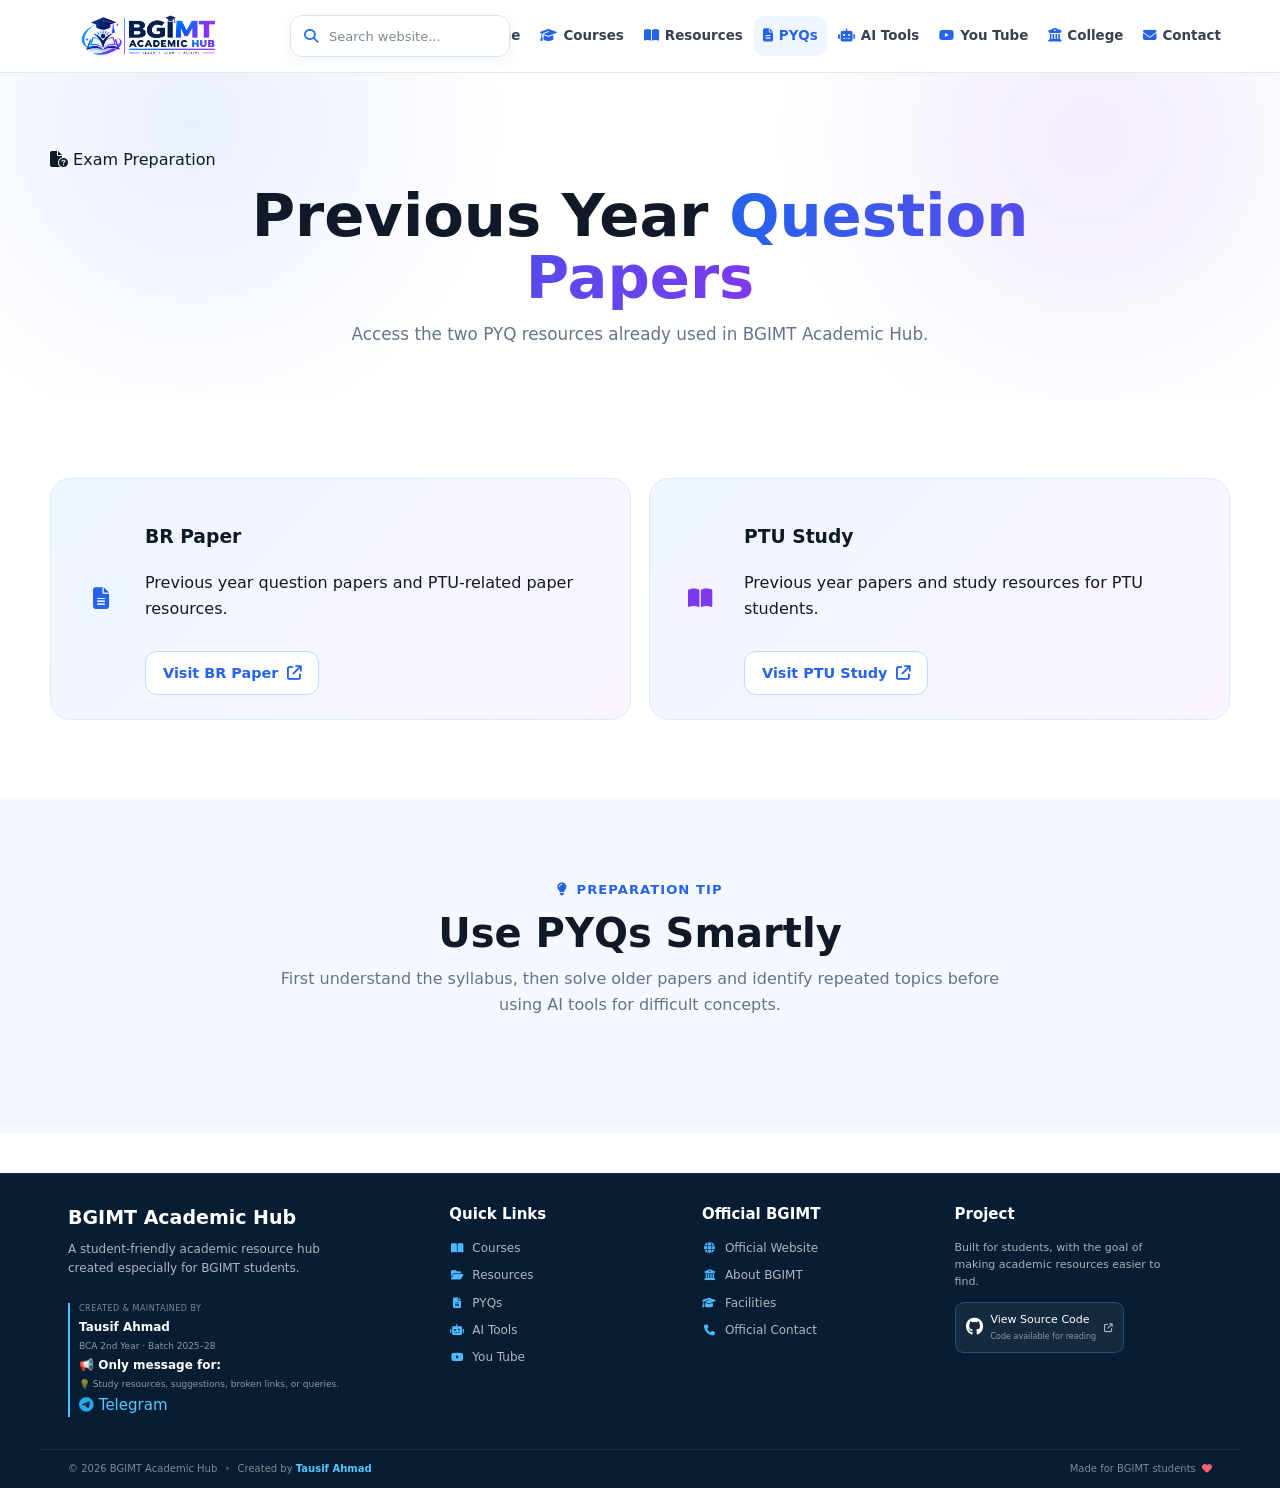
<file: pyqs.html>
<!DOCTYPE html>
<html lang="en">
<head>
  <meta charset="UTF-8">
  <meta name="viewport" content="width=device-width, initial-scale=1.0">
  <title>BGIMT PYQs | Previous Year Question Papers</title>
   <!-- Favicon -->
  <link rel="icon" type="image/png" href="assets/images/favicon_io/favicon.ico">
  <meta name="description" content="Find BGIMT and PTU previous year question paper resources through BR Paper and PTU Study.">
  <meta name="robots" content="index, follow">
  <link rel="canonical" href="https://imtausif01.github.io/bgimt-academic-hub/pyqs.html">
  <meta property="og:title" content="BGIMT PYQs | Previous Year Question Papers">
  <meta property="og:description" content="Find BGIMT and PTU previous year question paper resources through BR Paper and PTU Study.">
  <meta property="og:type" content="website">
  <meta property="og:url" content="https://imtausif01.github.io/bgimt-academic-hub/pyqs.html">
  <meta name="twitter:card" content="summary_large_image">
  <link rel="stylesheet" href="https://cdnjs.cloudflare.com/ajax/libs/font-awesome/6.7.2/css/all.min.css">
  <!-- Shared CSS used across the complete website -->
  <link rel="stylesheet" href="assets/css/common.css">
  <!-- Pyqs page-specific CSS -->
  <link rel="stylesheet" href="assets/css/pyqs.css">
</head>
<body class="pyqs-page">

<header class="site-header">
  <div class="container navbar">
     <a class="brand" href="index.html" aria-label="BGIMT Academic Hub Home">
        <img src="assets/images/bgmit-logo.png"
     alt="BGIMT Academic Hub Logo"
     class="site-logo">
    </a>

    <!-- ==============================
     WEBSITE SEARCH
     ============================== -->

<div class="navbar-search">

    <i class="fa-solid fa-magnifying-glass"></i>

    <input
        type="search"
        id="siteSearch"
        placeholder="Search website..."
        autocomplete="off"
        aria-label="Search BGIMT Academic Hub"
    >

    <!-- Search Results -->
    <div
        id="searchResults"
        class="search-results"
    ></div>

</div>

    <button class="nav-toggle" type="button" data-nav-toggle aria-label="Open menu" aria-expanded="false">
      <i class="fa-solid fa-bars"></i>
    </button>

    <ul class="nav-links" data-nav-links>
      <li><a data-page-link href="index.html"><i class="fa-solid fa-house"></i> Home</a></li>
      <li><a data-page-link href="courses.html"><i class="fa-solid fa-graduation-cap"></i> Courses</a></li>
      <li><a data-page-link href="resources.html"><i class="fa-solid fa-book-open"></i> Resources</a></li>
      <li><a data-page-link href="pyqs.html"><i class="fa-solid fa-file-lines"></i> PYQs</a></li>
      <li><a data-page-link href="ai-tools.html"><i class="fa-solid fa-robot"></i> AI Tools</a></li>
      <li><a data-page-link href="youtube.html"><i class="fa-brands fa-youtube"></i> You Tube</a></li>
      <li><a data-page-link href="college.html"><i class="fa-solid fa-building-columns"></i> College</a></li>
      <li><a data-page-link href="contact.html"><i class="fa-solid fa-envelope"></i> Contact</a></li>
    </ul>
  </div>
</header>


<main>
  <section class="page-hero">
    <div class="container">
      <span class="eyebrow"><i class="fa-solid fa-file-circle-question"></i> Exam Preparation</span>
      <h1>Previous Year <span class="gradient-text">Question Papers</span></h1>
      <p>Access the two PYQ resources already used in BGIMT Academic Hub.</p>
    </div>
  </section>

  <section class="section">
    <div class="container">
      <div class="pyq-grid">
        <article class="pyq-card">
          <div class="icon-box icon-blue"><i class="fa-solid fa-file-lines"></i></div>
          <div>
            <h3>BR Paper</h3>
            <p>Previous year question papers and PTU-related paper resources.</p>
            <a class="btn btn-outline" style="margin-top:14px" href="https://brpaper.com/ptu" target="_blank" rel="noopener noreferrer">Visit BR Paper <i class="fa-solid fa-arrow-up-right-from-square"></i></a>
          </div>
        </article>

        <article class="pyq-card">
          <div class="icon-box icon-purple"><i class="fa-solid fa-book-open"></i></div>
          <div>
            <h3>PTU Study</h3>
            <p>Previous year papers and study resources for PTU students.</p>
            <a class="btn btn-outline" style="margin-top:14px" href="https://www.ptustudy.com/" target="_blank" rel="noopener noreferrer">Visit PTU Study <i class="fa-solid fa-arrow-up-right-from-square"></i></a>
          </div>
        </article>
      </div>
    </div>
  </section>

  <section class="section section-soft">
    <div class="container">
      <div class="section-heading">
        <span class="eyebrow"><i class="fa-solid fa-lightbulb"></i> Preparation Tip</span>
        <h2>Use PYQs Smartly</h2>
        <p>First understand the syllabus, then solve older papers and identify repeated topics before using AI tools for difficult concepts.</p>
      </div>
    </div>
  </section>
</main>


<!-- =====================================================
     FOOTER
     ===================================================== -->

<footer class="site-footer">

    <div class="footer-container">

        <!-- Brand -->
        <div class="footer-brand">

            <h3>BGIMT Academic Hub</h3>

            <p>
                A student-friendly academic resource hub created
                especially for BGIMT students.
            </p><br>

                <!-- Creator -->
            <div class="creator-info">

                <span>Created &amp; Maintained by</span>

                <strong>Tausif Ahmad</strong>

                <small>
                    BCA 2nd Year · Batch 2025–28
                </small>

                
                <strong>📢 Only message for:</strong>
                  <small>
                    💡 Study resources, suggestions, broken links, or queries.
                  </small>

                    <!-- Telegram -->
            <a
               href="https://t.me/imtausif01"
                target="_blank"
                rel="noopener noreferrer"
                class="telegram-link"
            >
                <i class="fa-brands fa-telegram"></i>
                Telegram
            </a>

            </div>

        </div>


        <!-- Quick Links -->
        <div class="footer-column">

            <h4>Quick Links</h4>

            <a href="courses.html">
                <i class="fa-solid fa-book-open"></i>
                Courses
            </a>

            <a href="resources.html">
                <i class="fa-solid fa-folder-open"></i>
                Resources
            </a>

            <a href="pyqs.html">
                <i class="fa-solid fa-file-lines"></i>
                PYQs
            </a>

            <a href="ai-tools.html">
                <i class="fa-solid fa-robot"></i>
                AI Tools
            </a>
            
              </a>
               <a href="youtube.html">
                <i class="fa-brands fa-youtube"></i>
                You Tube
            </a>

        </div>


        <!-- Official BGIMT -->
        <div class="footer-column">

            <h4>Official BGIMT</h4>

            <a
                href="https://bgimt.ac.in/"
                target="_blank"
                rel="noopener noreferrer"
            >
                <i class="fa-solid fa-globe"></i>
                Official Website
            </a>

            <a href="college.html">
                <i class="fa-solid fa-building-columns"></i>
                About BGIMT
            </a>

            <a href="college.html#facilities">
                <i class="fa-solid fa-graduation-cap"></i>
                Facilities
            </a>

            <a href="contact.html">
                <i class="fa-solid fa-phone"></i>
                Official Contact
            </a>

        </div>


        <!-- Project -->
        <div class="footer-column footer-project">

            <h4>Project</h4>

            <p>
                Built for students, with the goal of making
                academic resources easier to find.
            </p>


            <!-- GitHub Source Code -->
            <a
                href="https://github.com/imtausif01/bgimt-academic-hub"
                target="_blank"
                rel="noopener noreferrer"
                class="github-button"
            >

                <i class="fa-brands fa-github github-icon"></i>

                <span>
                    View Source Code
                    <small>Code available for reading</small>
                </span>

                <i class="fa-solid fa-arrow-up-right-from-square"></i>

            </a>

        </div>

    </div>


    <!-- Footer Bottom -->
    <div class="footer-bottom">

        <p>
            © 2026 BGIMT Academic Hub
            <span>•</span>
            Created by <strong>Tausif Ahmad</strong>
        </p>

        <p>
            Made for BGIMT students
            <i class="fa-solid fa-heart"></i>
        </p>

    </div>

</footer>

<script src="assets/js/script.js"></script>
</body>
</html>
</file>
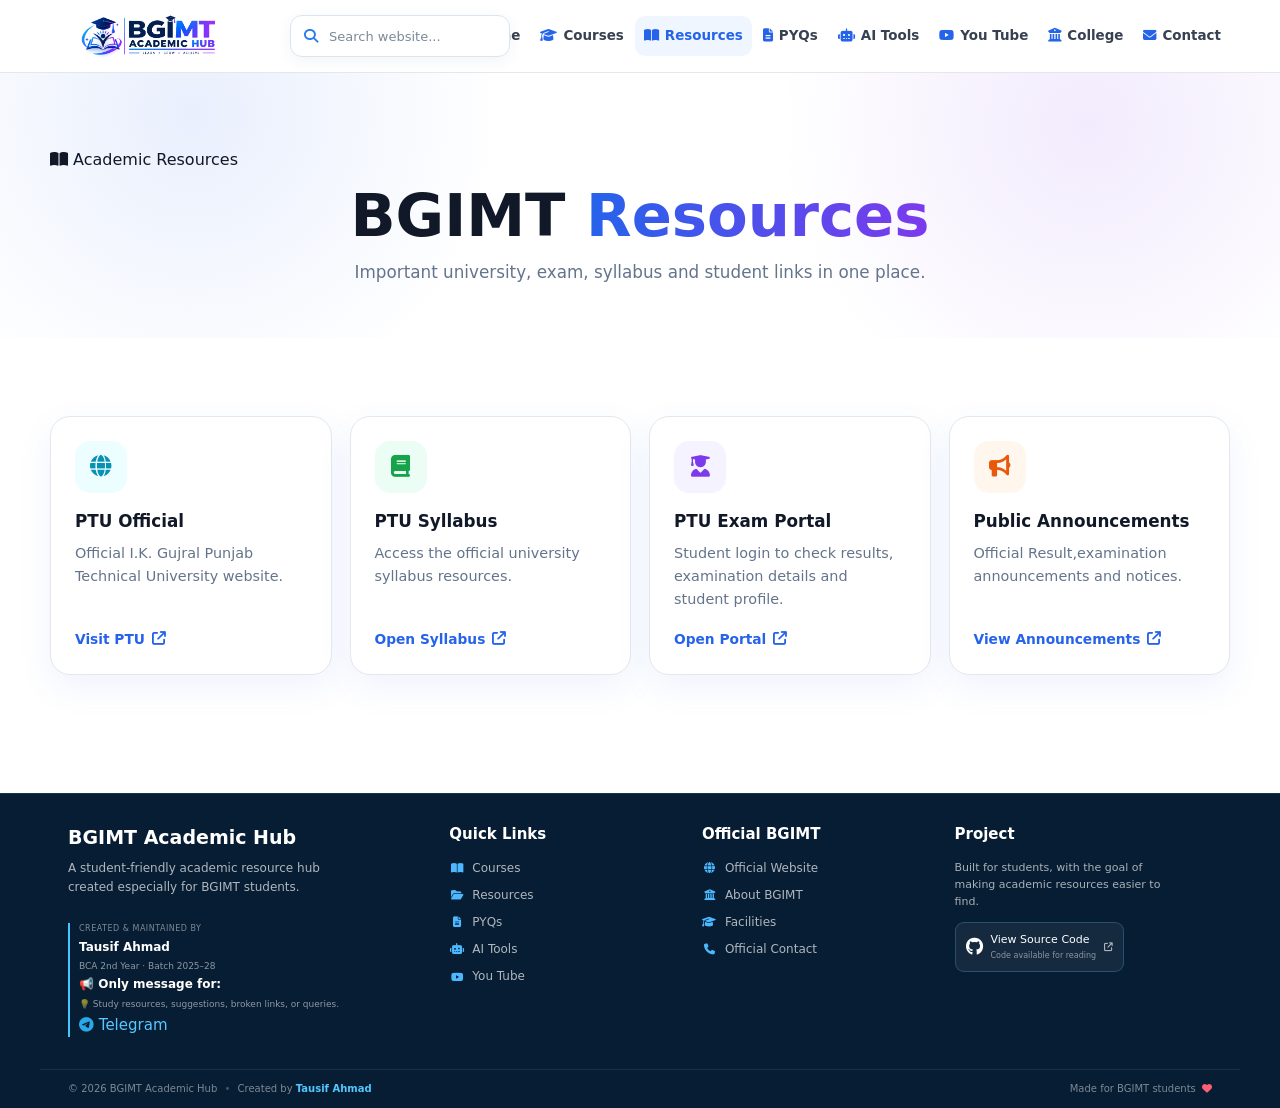
<file: resources.html>
<!DOCTYPE html>
<html lang="en">
<head>
  <meta charset="UTF-8">
  <meta name="viewport" content="width=device-width, initial-scale=1.0">
  <title>BGIMT Academic Resources | Syllabus & Student Links</title>
   <!-- Favicon -->
  <link rel="icon" type="image/png" href="assets/images/favicon_io/favicon.ico">
  <meta name="description" content="Useful BGIMT and PTU academic resources including syllabus, exam portal, announcements, library and official links.">
  <meta name="robots" content="index, follow">
  <link rel="canonical" href="https://imtausif01.github.io/bgimt-academic-hub/resources.html">
  <meta property="og:title" content="BGIMT Academic Resources | Syllabus & Student Links">
  <meta property="og:description" content="Useful BGIMT and PTU academic resources including syllabus, exam portal, announcements, library and official links.">
  <meta property="og:type" content="website">
  <meta property="og:url" content="https://imtausif01.github.io/bgimt-academic-hub/resources.html">
  <meta name="twitter:card" content="summary_large_image">
  <link rel="stylesheet" href="https://cdnjs.cloudflare.com/ajax/libs/font-awesome/6.7.2/css/all.min.css">
  <!-- Shared CSS used across the complete website -->
  <link rel="stylesheet" href="assets/css/common.css">
  <!-- Resources page-specific CSS -->
  <link rel="stylesheet" href="assets/css/resources.css">
</head>
<body class="resources-page">

<header class="site-header">
  <div class="container navbar">
   <a class="brand" href="index.html" aria-label="BGIMT Academic Hub Home">
        <img src="assets/images/bgmit-logo.png"
     alt="BGIMT Academic Hub Logo"
     class="site-logo">
    </a>

    <!-- ==============================
     WEBSITE SEARCH
     ============================== -->

<div class="navbar-search">

    <i class="fa-solid fa-magnifying-glass"></i>

    <input
        type="search"
        id="siteSearch"
        placeholder="Search website..."
        autocomplete="off"
        aria-label="Search BGIMT Academic Hub"
    >

    <!-- Search Results -->
    <div
        id="searchResults"
        class="search-results"
    ></div>

</div>

    <button class="nav-toggle" type="button" data-nav-toggle aria-label="Open menu" aria-expanded="false">
      <i class="fa-solid fa-bars"></i>
    </button>

    <ul class="nav-links" data-nav-links>
      <li><a data-page-link href="index.html"><i class="fa-solid fa-house"></i> Home</a></li>
      <li><a data-page-link href="courses.html"><i class="fa-solid fa-graduation-cap"></i> Courses</a></li>
      <li><a data-page-link href="resources.html"><i class="fa-solid fa-book-open"></i> Resources</a></li>
      <li><a data-page-link href="pyqs.html"><i class="fa-solid fa-file-lines"></i> PYQs</a></li>
      <li><a data-page-link href="ai-tools.html"><i class="fa-solid fa-robot"></i> AI Tools</a></li>
      <li><a data-page-link href="youtube.html"><i class="fa-brands fa-youtube"></i> You Tube</a></li>
      <li><a data-page-link href="college.html"><i class="fa-solid fa-building-columns"></i> College</a></li>
      <li><a data-page-link href="contact.html"><i class="fa-solid fa-envelope"></i> Contact</a></li>
    </ul>
  </div>
</header>


<main>
  <section class="page-hero">
    <div class="container">
      <span class="eyebrow"><i class="fa-solid fa-book-open"></i> Academic Resources</span>
      <h1>BGIMT <span class="gradient-text">Resources</span></h1>
      <p>Important university, exam, syllabus and student links in one place.</p>
    </div>
  </section>

  <section class="section">
    <div class="container">
      <div class="resource-grid">
            <article class="resource-card"><div class="icon-box icon-cyan"><i class="fa-solid fa-globe"></i></div><h3>PTU Official</h3><p>Official I.K. Gujral Punjab Technical University website.</p><a class="resource-link" href="https://ptu.ac.in/" target="_blank" rel="noopener noreferrer">Visit PTU <i class="fa-solid fa-arrow-up-right-from-square"></i></a></article>
        <article class="resource-card"><div class="icon-box icon-green"><i class="fa-solid fa-book"></i></div><h3>PTU Syllabus</h3><p>Access the official university syllabus resources.</p><a class="resource-link" href="https://ptu.ac.in/syllabus/" target="_blank" rel="noopener noreferrer">Open Syllabus <i class="fa-solid fa-arrow-up-right-from-square"></i></a></article>
        <article class="resource-card"><div class="icon-box icon-purple"><i class="fa-solid fa-user-graduate"></i></div><h3>PTU Exam Portal</h3><p>Student login to check results, examination details and student profile.</p><a class="resource-link" href="https://www.ptuexam.com/login" target="_blank" rel="noopener noreferrer">Open Portal <i class="fa-solid fa-arrow-up-right-from-square"></i></a></article>
        <article class="resource-card"><div class="icon-box icon-orange"><i class="fa-solid fa-bullhorn"></i></div><h3>Public Announcements</h3><p>Official Result,examination announcements and notices.</p><a class="resource-link" href="https://www.ptuexam.com/PublicAnnoucements" target="_blank" rel="noopener noreferrer">View Announcements <i class="fa-solid fa-arrow-up-right-from-square"></i></a></article>
       
      </div>
    </div>
  </section>
</main>

<!-- =====================================================
     FOOTER
     ===================================================== -->

<footer class="site-footer">

    <div class="footer-container">

        <!-- Brand -->
        <div class="footer-brand">

            <h3>BGIMT Academic Hub</h3>

            <p>
                A student-friendly academic resource hub created
                especially for BGIMT students.
            </p><br>

                <!-- Creator -->
            <div class="creator-info">

                <span>Created &amp; Maintained by</span>

                <strong>Tausif Ahmad</strong>

                <small>
                    BCA 2nd Year · Batch 2025–28
                </small>

                
                <strong>📢 Only message for:</strong>
                  <small>
                    💡 Study resources, suggestions, broken links, or queries.
                  </small>

                    <!-- Telegram -->
            <a
               href="https://t.me/imtausif01"
                target="_blank"
                rel="noopener noreferrer"
                class="telegram-link"
            >
                <i class="fa-brands fa-telegram"></i>
                Telegram
            </a>

            </div>

        </div>


        <!-- Quick Links -->
        <div class="footer-column">

            <h4>Quick Links</h4>

            <a href="courses.html">
                <i class="fa-solid fa-book-open"></i>
                Courses
            </a>

            <a href="resources.html">
                <i class="fa-solid fa-folder-open"></i>
                Resources
            </a>

            <a href="pyqs.html">
                <i class="fa-solid fa-file-lines"></i>
                PYQs
            </a>

            <a href="ai-tools.html">
                <i class="fa-solid fa-robot"></i>
                AI Tools
            </a>
               <a href="youtube.html">
                <i class="fa-brands fa-youtube"></i>
                You Tube
            </a>

        </div>


        <!-- Official BGIMT -->
        <div class="footer-column">

            <h4>Official BGIMT</h4>

            <a
                href="https://bgimt.ac.in/"
                target="_blank"
                rel="noopener noreferrer"
            >
                <i class="fa-solid fa-globe"></i>
                Official Website
            </a>

            <a href="college.html">
                <i class="fa-solid fa-building-columns"></i>
                About BGIMT
            </a>

            <a href="college.html#facilities">
                <i class="fa-solid fa-graduation-cap"></i>
                Facilities
            </a>

            <a href="contact.html">
                <i class="fa-solid fa-phone"></i>
                Official Contact
            </a>

        </div>


        <!-- Project -->
        <div class="footer-column footer-project">

            <h4>Project</h4>

            <p>
                Built for students, with the goal of making
                academic resources easier to find.
            </p>


            <!-- GitHub Source Code -->
            <a
                href="https://github.com/imtausif01/bgimt-academic-hub"
                target="_blank"
                rel="noopener noreferrer"
                class="github-button"
            >

                <i class="fa-brands fa-github github-icon"></i>

                <span>
                    View Source Code
                    <small>Code available for reading</small>
                </span>

                <i class="fa-solid fa-arrow-up-right-from-square"></i>

            </a>

        </div>

    </div>


    <!-- Footer Bottom -->
    <div class="footer-bottom">

        <p>
            © 2026 BGIMT Academic Hub
            <span>•</span>
            Created by <strong>Tausif Ahmad</strong>
        </p>

        <p>
            Made for BGIMT students
            <i class="fa-solid fa-heart"></i>
        </p>

    </div>

</footer>


<script src="assets/js/script.js"></script>
</body>
</html>
</file>
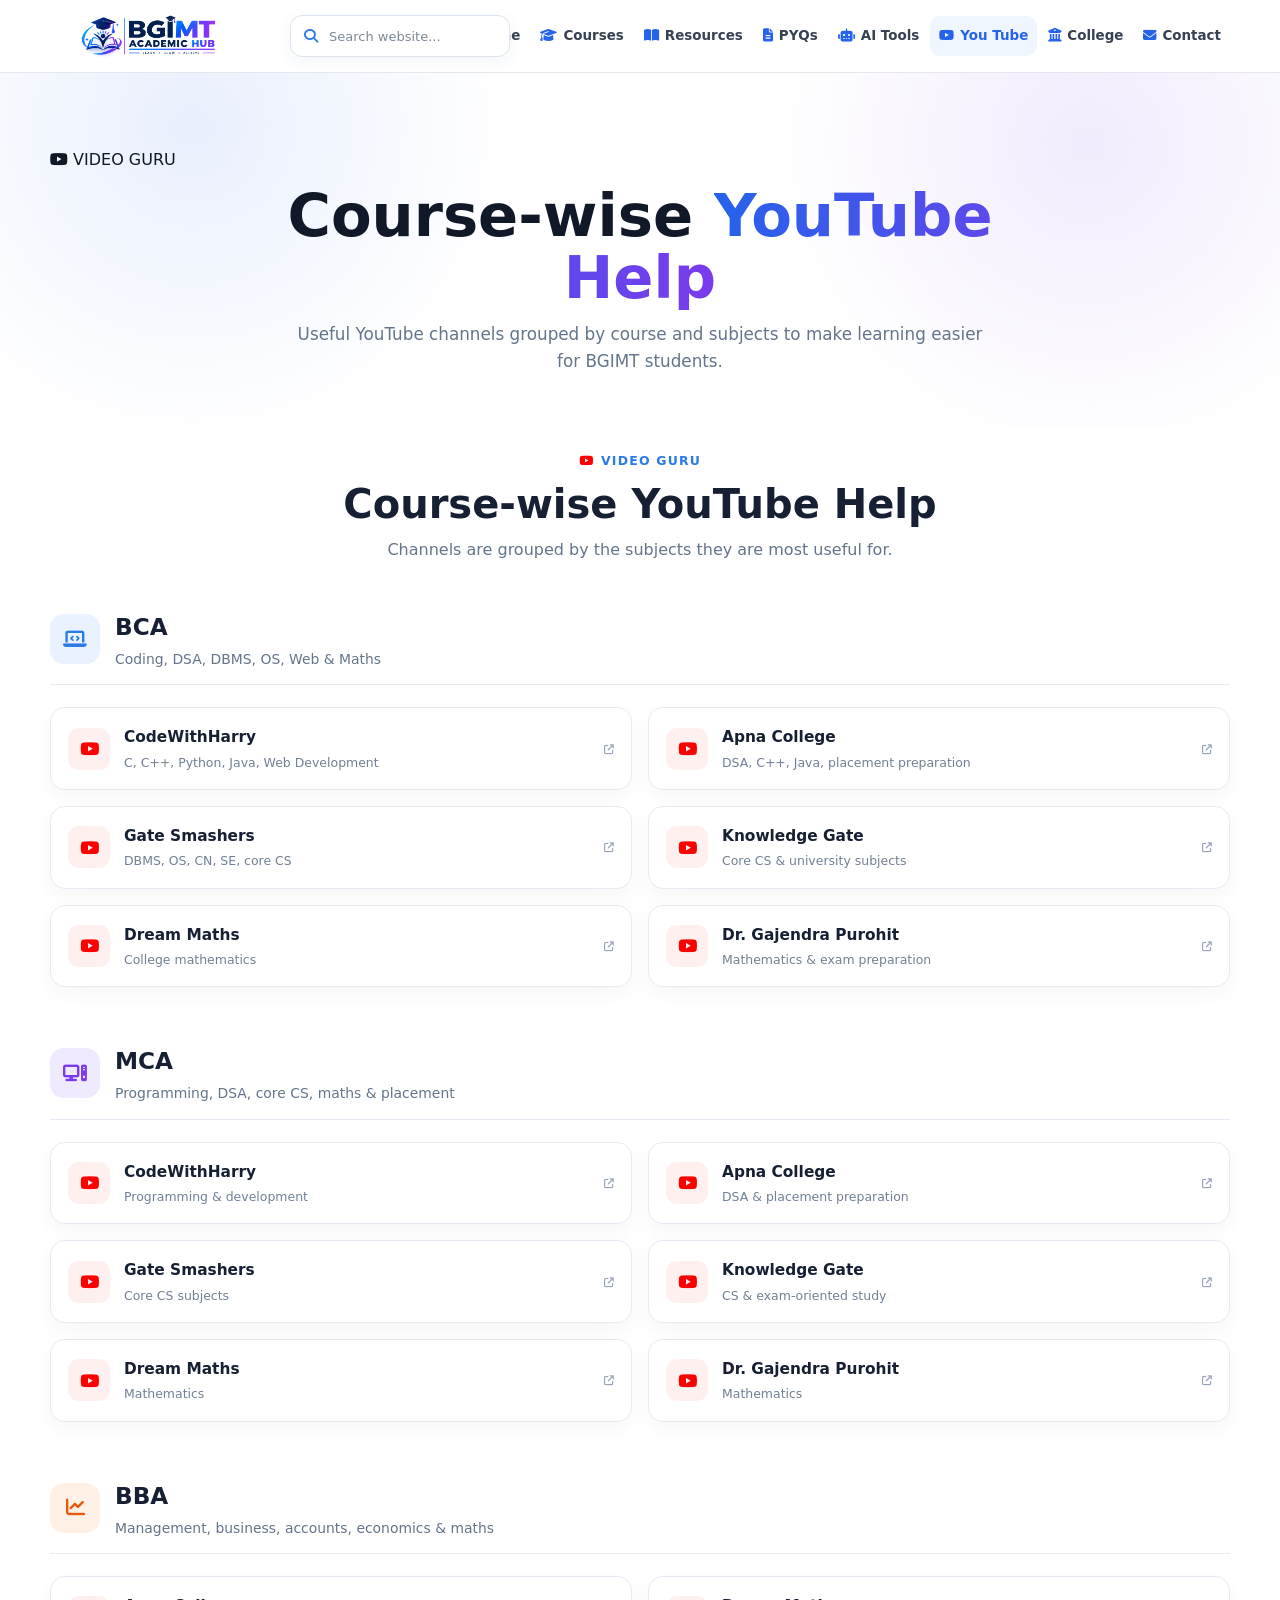
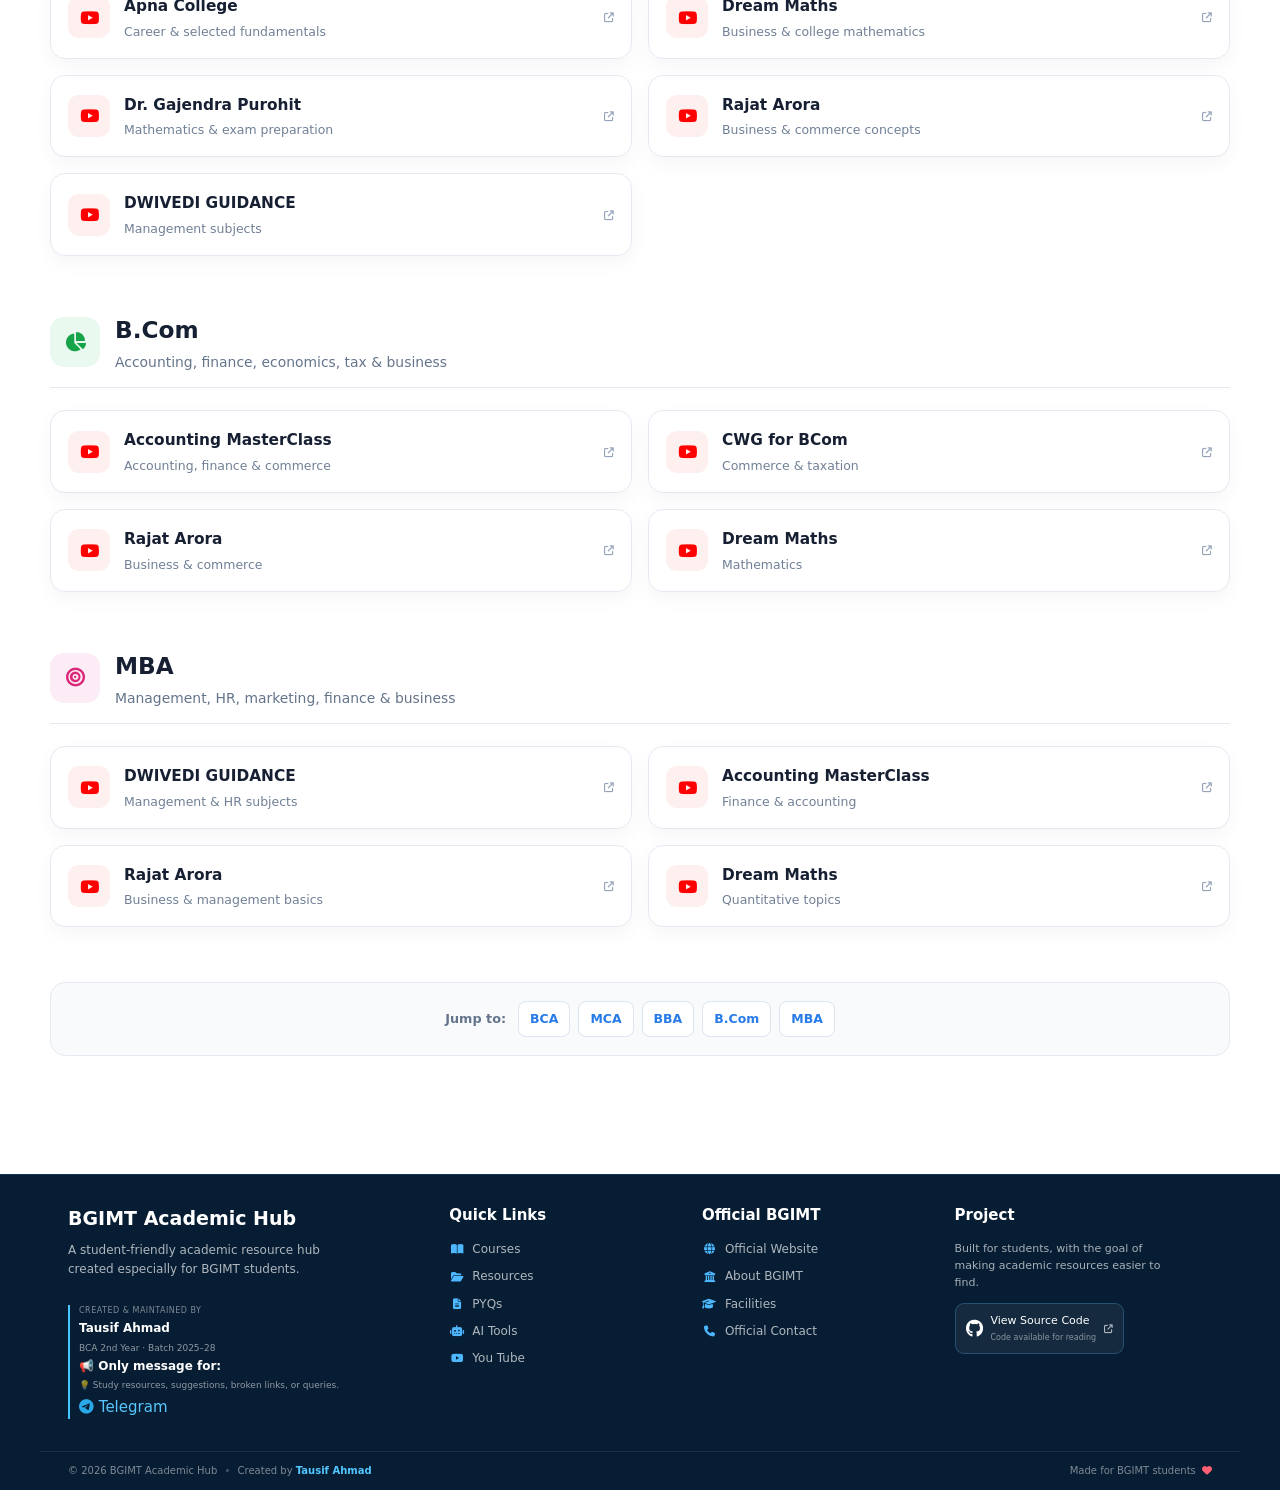
<file: youtube.html>
<!DOCTYPE html>
<html lang="en">

<head>

    <!-- =====================================================
         BASIC META
         ===================================================== -->

    <meta charset="UTF-8">

    <meta
        name="viewport"
        content="width=device-width, initial-scale=1.0"
    >

    <title>YouTube Resources | BGIMT Academic Hub</title>


    <!-- =====================================================
         FAVICON
         ===================================================== -->

    <link
        rel="icon"
        type="image/x-icon"
        href="https://imtausif01.github.io/bgimt-academic-hub/assets/images/favicon_io/favicon.ico"
    >


    <!-- =====================================================
         SEO
         ===================================================== -->

    <meta
        name="description"
        content="Useful YouTube learning resources for BGIMT students including BCA, BBA, B.Com, MCA, MBA, programming, academics and study tutorials."
    >

    <meta
        name="keywords"
        content="BGIMT, BGIMT Academic Hub, YouTube resources, BCA YouTube, BBA YouTube, BCom YouTube, MCA YouTube, MBA YouTube, programming tutorials, study resources"
    >

    <meta
        name="author"
        content="Tausif Ahmad"
    >

    <meta
        name="robots"
        content="index, follow"
    >


    <!-- =====================================================
         CANONICAL URL
         ===================================================== -->

    <link
        rel="canonical"
        href="https://imtausif01.github.io/bgimt-academic-hub/youtube.html"
    >


    <!-- =====================================================
         OPEN GRAPH
         ===================================================== -->

    <meta
        property="og:title"
        content="YouTube Resources | BGIMT Academic Hub"
    >

    <meta
        property="og:description"
        content="Useful YouTube learning resources for BGIMT students including programming, academics and study tutorials."
    >

    <meta
        property="og:type"
        content="website"
    >

    <meta
        property="og:url"
        content="https://imtausif01.github.io/bgimt-academic-hub/youtube.html"
    >

    <meta
        property="og:site_name"
        content="BGIMT Academic Hub"
    >


    <!-- =====================================================
         TWITTER
         ===================================================== -->

    <meta
        name="twitter:card"
        content="summary_large_image"
    >

    <meta
        name="twitter:title"
        content="YouTube Resources | BGIMT Academic Hub"
    >

    <meta
        name="twitter:description"
        content="Useful YouTube learning resources for BGIMT students."
    >


    <!-- =====================================================
         FONT AWESOME
         ===================================================== -->

    <link
        rel="stylesheet"
        href="https://cdnjs.cloudflare.com/ajax/libs/font-awesome/6.7.2/css/all.min.css"
        crossorigin="anonymous"
        referrerpolicy="no-referrer"
    >


    <!-- =====================================================
         WEBSITE SHARED CSS
         ===================================================== -->

    <link
        rel="stylesheet"
        href="https://imtausif01.github.io/bgimt-academic-hub/assets/css/common.css"
    >


    <!-- =====================================================
         YOUTUBE PAGE CSS
         ===================================================== -->

    <link
        rel="stylesheet"
        href="https://imtausif01.github.io/bgimt-academic-hub/assets/css/youtube.css"
    >

</head>


<body class="youtube-page">


  <!-- =====================================================
       NAVBAR
       ===================================================== -->

  <header class="site-header">

    <div class="container navbar">

      <!-- Logo -->
      <a
        class="brand"
        href="index.html"
        aria-label="BGIMT Academic Hub Home"
      >

        <img
          src="assets/images/bgmit-logo.png"
          alt="BGIMT Academic Hub Logo"
          class="site-logo"
        >

      </a>


      <!-- Website Search -->
      <div class="navbar-search">

        <i class="fa-solid fa-magnifying-glass"></i>

        <input
          type="search"
          id="siteSearch"
          placeholder="Search website..."
          autocomplete="off"
          aria-label="Search BGIMT Academic Hub"
        >

        <!-- Search Results -->
        <div
          id="searchResults"
          class="search-results"
        ></div>

      </div>


      <!-- Mobile Menu Button -->
      <button
        class="nav-toggle"
        type="button"
        data-nav-toggle
        aria-label="Open menu"
        aria-expanded="false"
      >

        <i class="fa-solid fa-bars"></i>

      </button>


      <!-- Navigation -->
      <ul class="nav-links" data-nav-links>

        <li>
          <a data-page-link href="index.html">
            <i class="fa-solid fa-house"></i>
            Home
          </a>
        </li>

        <li>
          <a data-page-link href="courses.html">
            <i class="fa-solid fa-graduation-cap"></i>
            Courses
          </a>
        </li>

        <li>
          <a data-page-link href="resources.html">
            <i class="fa-solid fa-book-open"></i>
            Resources
          </a>
        </li>

        <li>
          <a data-page-link href="pyqs.html">
            <i class="fa-solid fa-file-lines"></i>
            PYQs
          </a>
        </li>

        <li>
          <a data-page-link href="ai-tools.html">
            <i class="fa-solid fa-robot"></i>
            AI Tools
          </a>
        </li>

        <li>
          <a data-page-link href="youtube.html">
            <i class="fa-brands fa-youtube"></i>
            You Tube
          </a>
        </li>

        <li>
          <a data-page-link href="college.html">
            <i class="fa-solid fa-building-columns"></i>
            College
          </a>
        </li>

        <li>
          <a data-page-link href="contact.html">
            <i class="fa-solid fa-envelope"></i>
            Contact
          </a>
        </li>

      </ul>

    </div>

  </header>



  <!-- =====================================================
       MAIN CONTENT
       
       YAHAN BAAD MEIN YOUTUBE PAGE KA MAIN CODE PASTE KARNA
       ===================================================== -->

      <main>

  <!-- =========================================
       YOUTUBE HERO
  ========================================== -->

  <section class="page-hero youtube-hero">
    <div class="container">

      <span class="eyebrow">
        <i class="fa-brands fa-youtube"></i>
        VIDEO GURU
      </span>

      <h1>
        Course-wise
        <span class="gradient-text">YouTube Help</span>
      </h1>

      <p>
        Useful YouTube channels grouped by course and subjects
        to make learning easier for BGIMT students.
      </p>

    </div>
  </section>


  <!-- =========================================
       COURSE-WISE YOUTUBE RESOURCES
  ========================================== -->

  <section class="section youtube-section">

    <div class="container">

      <div class="section-heading">

        <span class="section-label">
          <i class="fa-brands fa-youtube"></i>
          VIDEO GURU
        </span>

        <h2>Course-wise YouTube Help</h2>

        <p>
          Channels are grouped by the subjects they are most useful for.
        </p>

      </div>


      <!-- =====================================
           BCA
      ====================================== -->

      <section
        id="bca-youtube"
        class="youtube-course"
      >

        <div class="course-heading">

          <div class="course-icon icon-blue">
            <i class="fa-solid fa-laptop-code"></i>
          </div>

          <div>

            <h2>BCA</h2>

            <p>
              Coding, DSA, DBMS, OS, Web &amp; Maths
            </p>

          </div>

        </div>


        <div class="youtube-channel-grid">

          <!-- CodeWithHarry -->
          <a
            href="https://www.youtube.com/@CodeWithHarry"
            target="_blank"
            rel="noopener noreferrer"
            class="youtube-channel-card"
          >

            <div class="channel-icon">
              <i class="fa-brands fa-youtube"></i>
            </div>

            <div>
              <h3>CodeWithHarry</h3>

              <p>
                C, C++, Python, Java, Web Development
              </p>
            </div>

            <i class="fa-solid fa-arrow-up-right-from-square external-icon"></i>

          </a>


          <!-- Apna College -->
          <a
            href="https://www.youtube.com/@ApnaCollegeOfficial"
            target="_blank"
            rel="noopener noreferrer"
            class="youtube-channel-card"
          >

            <div class="channel-icon">
              <i class="fa-brands fa-youtube"></i>
            </div>

            <div>
              <h3>Apna College</h3>

              <p>
                DSA, C++, Java, placement preparation
              </p>
            </div>

            <i class="fa-solid fa-arrow-up-right-from-square external-icon"></i>

          </a>


          <!-- Gate Smashers -->
          <a
            href="https://www.youtube.com/@GateSmashers"
            target="_blank"
            rel="noopener noreferrer"
            class="youtube-channel-card"
          >

            <div class="channel-icon">
              <i class="fa-brands fa-youtube"></i>
            </div>

            <div>
              <h3>Gate Smashers</h3>

              <p>
                DBMS, OS, CN, SE, core CS
              </p>
            </div>

            <i class="fa-solid fa-arrow-up-right-from-square external-icon"></i>

          </a>


          <!-- Knowledge Gate -->
          <a
            href="https://www.youtube.com/@KnowledgeGate"
            target="_blank"
            rel="noopener noreferrer"
            class="youtube-channel-card"
          >

            <div class="channel-icon">
              <i class="fa-brands fa-youtube"></i>
            </div>

            <div>
              <h3>Knowledge Gate</h3>

              <p>
                Core CS &amp; university subjects
              </p>
            </div>

            <i class="fa-solid fa-arrow-up-right-from-square external-icon"></i>

          </a>


          <!-- Dream Maths -->
          <a
            href="https://www.youtube.com/@DreamMaths"
            target="_blank"
            rel="noopener noreferrer"
            class="youtube-channel-card"
          >

            <div class="channel-icon">
              <i class="fa-brands fa-youtube"></i>
            </div>

            <div>
              <h3>Dream Maths</h3>

              <p>
                College mathematics
              </p>
            </div>

            <i class="fa-solid fa-arrow-up-right-from-square external-icon"></i>

          </a>


          <!-- Dr Gajendra Purohit -->
          <a
            href="https://www.youtube.com/@gajendrapurohit"
            target="_blank"
            rel="noopener noreferrer"
            class="youtube-channel-card"
          >

            <div class="channel-icon">
              <i class="fa-brands fa-youtube"></i>
            </div>

            <div>
              <h3>Dr. Gajendra Purohit</h3>

              <p>
                Mathematics &amp; exam preparation
              </p>
            </div>

            <i class="fa-solid fa-arrow-up-right-from-square external-icon"></i>

          </a>

        </div>

      </section>



      <!-- =====================================
           MCA
      ====================================== -->

      <section
        id="mca-youtube"
        class="youtube-course"
      >

        <div class="course-heading">

          <div class="course-icon icon-purple">
            <i class="fa-solid fa-computer"></i>
          </div>

          <div>

            <h2>MCA</h2>

            <p>
              Programming, DSA, core CS, maths &amp; placement
            </p>

          </div>

        </div>


        <div class="youtube-channel-grid">

          <a
            href="https://www.youtube.com/@CodeWithHarry"
            target="_blank"
            rel="noopener noreferrer"
            class="youtube-channel-card"
          >
            <div class="channel-icon">
              <i class="fa-brands fa-youtube"></i>
            </div>

            <div>
              <h3>CodeWithHarry</h3>
              <p>Programming &amp; development</p>
            </div>

            <i class="fa-solid fa-arrow-up-right-from-square external-icon"></i>
          </a>


          <a
            href="https://www.youtube.com/@ApnaCollegeOfficial"
            target="_blank"
            rel="noopener noreferrer"
            class="youtube-channel-card"
          >
            <div class="channel-icon">
              <i class="fa-brands fa-youtube"></i>
            </div>

            <div>
              <h3>Apna College</h3>
              <p>DSA &amp; placement preparation</p>
            </div>

            <i class="fa-solid fa-arrow-up-right-from-square external-icon"></i>
          </a>


          <a
            href="https://www.youtube.com/@GateSmashers"
            target="_blank"
            rel="noopener noreferrer"
            class="youtube-channel-card"
          >
            <div class="channel-icon">
              <i class="fa-brands fa-youtube"></i>
            </div>

            <div>
              <h3>Gate Smashers</h3>
              <p>Core CS subjects</p>
            </div>

            <i class="fa-solid fa-arrow-up-right-from-square external-icon"></i>
          </a>


          <a
            href="https://www.youtube.com/@KnowledgeGate"
            target="_blank"
            rel="noopener noreferrer"
            class="youtube-channel-card"
          >
            <div class="channel-icon">
              <i class="fa-brands fa-youtube"></i>
            </div>

            <div>
              <h3>Knowledge Gate</h3>
              <p>CS &amp; exam-oriented study</p>
            </div>

            <i class="fa-solid fa-arrow-up-right-from-square external-icon"></i>
          </a>


          <a
            href="https://www.youtube.com/@DreamMaths"
            target="_blank"
            rel="noopener noreferrer"
            class="youtube-channel-card"
          >
            <div class="channel-icon">
              <i class="fa-brands fa-youtube"></i>
            </div>

            <div>
              <h3>Dream Maths</h3>
              <p>Mathematics</p>
            </div>

            <i class="fa-solid fa-arrow-up-right-from-square external-icon"></i>
          </a>


          <a
            href="https://www.youtube.com/@gajendrapurohit"
            target="_blank"
            rel="noopener noreferrer"
            class="youtube-channel-card"
          >
            <div class="channel-icon">
              <i class="fa-brands fa-youtube"></i>
            </div>

            <div>
              <h3>Dr. Gajendra Purohit</h3>
              <p>Mathematics</p>
            </div>

            <i class="fa-solid fa-arrow-up-right-from-square external-icon"></i>
          </a>

        </div>

      </section>



      <!-- =====================================
           BBA
      ====================================== -->

      <section
        id="bba-youtube"
        class="youtube-course"
      >

        <div class="course-heading">

          <div class="course-icon icon-orange">
            <i class="fa-solid fa-chart-line"></i>
          </div>

          <div>

            <h2>BBA</h2>

            <p>
              Management, business, accounts, economics &amp; maths
            </p>

          </div>

        </div>


        <div class="youtube-channel-grid">

          <a
            href="https://www.youtube.com/@ApnaCollegeOfficial"
            target="_blank"
            rel="noopener noreferrer"
            class="youtube-channel-card"
          >
            <div class="channel-icon">
              <i class="fa-brands fa-youtube"></i>
            </div>

            <div>
              <h3>Apna College</h3>
              <p>Career &amp; selected fundamentals</p>
            </div>

            <i class="fa-solid fa-arrow-up-right-from-square external-icon"></i>
          </a>


          <a
            href="https://www.youtube.com/@DreamMaths"
            target="_blank"
            rel="noopener noreferrer"
            class="youtube-channel-card"
          >
            <div class="channel-icon">
              <i class="fa-brands fa-youtube"></i>
            </div>

            <div>
              <h3>Dream Maths</h3>
              <p>Business &amp; college mathematics</p>
            </div>

            <i class="fa-solid fa-arrow-up-right-from-square external-icon"></i>
          </a>


          <a
            href="https://www.youtube.com/@gajendrapurohit"
            target="_blank"
            rel="noopener noreferrer"
            class="youtube-channel-card"
          >
            <div class="channel-icon">
              <i class="fa-brands fa-youtube"></i>
            </div>

            <div>
              <h3>Dr. Gajendra Purohit</h3>
              <p>Mathematics &amp; exam preparation</p>
            </div>

            <i class="fa-solid fa-arrow-up-right-from-square external-icon"></i>
          </a>


          <a
            href="https://www.youtube.com/@Rajataroraofficial"
            target="_blank"
            rel="noopener noreferrer"
            class="youtube-channel-card"
          >
            <div class="channel-icon">
              <i class="fa-brands fa-youtube"></i>
            </div>

            <div>
              <h3>Rajat Arora</h3>
              <p>Business &amp; commerce concepts</p>
            </div>

            <i class="fa-solid fa-arrow-up-right-from-square external-icon"></i>
          </a>


          <a
            href="https://www.youtube.com/@DWIVEDIGUIDANCE"
            target="_blank"
            rel="noopener noreferrer"
            class="youtube-channel-card"
          >
            <div class="channel-icon">
              <i class="fa-brands fa-youtube"></i>
            </div>

            <div>
              <h3>DWIVEDI GUIDANCE</h3>
              <p>Management subjects</p>
            </div>

            <i class="fa-solid fa-arrow-up-right-from-square external-icon"></i>
          </a>

        </div>

      </section>



      <!-- =====================================
           B.COM
      ====================================== -->

      <section
        id="bcom-youtube"
        class="youtube-course"
      >

        <div class="course-heading">

          <div class="course-icon icon-green">
            <i class="fa-solid fa-chart-pie"></i>
          </div>

          <div>

            <h2>B.Com</h2>

            <p>
              Accounting, finance, economics, tax &amp; business
            </p>

          </div>

        </div>


        <div class="youtube-channel-grid">

          <a
            href="https://www.youtube.com/@AccountingMasterClass"
            target="_blank"
            rel="noopener noreferrer"
            class="youtube-channel-card"
          >
            <div class="channel-icon">
              <i class="fa-brands fa-youtube"></i>
            </div>

            <div>
              <h3>Accounting MasterClass</h3>
              <p>Accounting, finance &amp; commerce</p>
            </div>

            <i class="fa-solid fa-arrow-up-right-from-square external-icon"></i>
          </a>


          <a
            href="https://www.youtube.com/@CWGforBCom"
            target="_blank"
            rel="noopener noreferrer"
            class="youtube-channel-card"
          >
            <div class="channel-icon">
              <i class="fa-brands fa-youtube"></i>
            </div>

            <div>
              <h3>CWG for BCom</h3>
              <p>Commerce &amp; taxation</p>
            </div>

            <i class="fa-solid fa-arrow-up-right-from-square external-icon"></i>
          </a>


          <a
            href="https://www.youtube.com/@Rajataroraofficial"
            target="_blank"
            rel="noopener noreferrer"
            class="youtube-channel-card"
          >
            <div class="channel-icon">
              <i class="fa-brands fa-youtube"></i>
            </div>

            <div>
              <h3>Rajat Arora</h3>
              <p>Business &amp; commerce</p>
            </div>

            <i class="fa-solid fa-arrow-up-right-from-square external-icon"></i>
          </a>


          <a
            href="https://www.youtube.com/@DreamMaths"
            target="_blank"
            rel="noopener noreferrer"
            class="youtube-channel-card"
          >
            <div class="channel-icon">
              <i class="fa-brands fa-youtube"></i>
            </div>

            <div>
              <h3>Dream Maths</h3>
              <p>Mathematics</p>
            </div>

            <i class="fa-solid fa-arrow-up-right-from-square external-icon"></i>
          </a>

        </div>

      </section>



      <!-- =====================================
           MBA
      ====================================== -->

      <section
        id="mba-youtube"
        class="youtube-course"
      >

        <div class="course-heading">

          <div class="course-icon icon-pink">
            <i class="fa-solid fa-bullseye"></i>
          </div>

          <div>

            <h2>MBA</h2>

            <p>
              Management, HR, marketing, finance &amp; business
            </p>

          </div>

        </div>


        <div class="youtube-channel-grid">

          <a
            href="https://www.youtube.com/@DWIVEDIGUIDANCE"
            target="_blank"
            rel="noopener noreferrer"
            class="youtube-channel-card"
          >
            <div class="channel-icon">
              <i class="fa-brands fa-youtube"></i>
            </div>

            <div>
              <h3>DWIVEDI GUIDANCE</h3>
              <p>Management &amp; HR subjects</p>
            </div>

            <i class="fa-solid fa-arrow-up-right-from-square external-icon"></i>
          </a>


          <a
            href="https://www.youtube.com/@AccountingMasterClass"
            target="_blank"
            rel="noopener noreferrer"
            class="youtube-channel-card"
          >
            <div class="channel-icon">
              <i class="fa-brands fa-youtube"></i>
            </div>

            <div>
              <h3>Accounting MasterClass</h3>
              <p>Finance &amp; accounting</p>
            </div>

            <i class="fa-solid fa-arrow-up-right-from-square external-icon"></i>
          </a>


          <a
            href="https://www.youtube.com/@Rajataroraofficial"
            target="_blank"
            rel="noopener noreferrer"
            class="youtube-channel-card"
          >
            <div class="channel-icon">
              <i class="fa-brands fa-youtube"></i>
            </div>

            <div>
              <h3>Rajat Arora</h3>
              <p>Business &amp; management basics</p>
            </div>

            <i class="fa-solid fa-arrow-up-right-from-square external-icon"></i>
          </a>


          <a
            href="https://www.youtube.com/@DreamMaths"
            target="_blank"
            rel="noopener noreferrer"
            class="youtube-channel-card"
          >
            <div class="channel-icon">
              <i class="fa-brands fa-youtube"></i>
            </div>

            <div>
              <h3>Dream Maths</h3>
              <p>Quantitative topics</p>
            </div>

            <i class="fa-solid fa-arrow-up-right-from-square external-icon"></i>
          </a>

        </div>

      </section>


      <!-- =====================================
           QUICK COURSE NAVIGATION
      ====================================== -->

      <div class="youtube-course-nav">

        <span>Jump to:</span>

        <a href="#bca-youtube">BCA</a>
        <a href="#mca-youtube">MCA</a>
        <a href="#bba-youtube">BBA</a>
        <a href="#bcom-youtube">B.Com</a>
        <a href="#mba-youtube">MBA</a>

      </div>

    </div>

  </section>

</main>

  <!-- =====================================================
       FOOTER
       ===================================================== -->

  <footer class="site-footer">

    <div class="footer-container">


      <!-- Brand -->
      <div class="footer-brand">

        <h3>BGIMT Academic Hub</h3>

        <p>
          A student-friendly academic resource hub created
          especially for BGIMT students.
        </p>

        <br>


        <!-- Creator -->
        <div class="creator-info">

          <span>Created &amp; Maintained by</span>

          <strong>Tausif Ahmad</strong>

          <small>
            BCA 2nd Year · Batch 2025–28
          </small>


          <strong>📢 Only message for:</strong>

          <small>
            💡 Study resources, suggestions, broken links, or queries.
          </small>


          <!-- Telegram -->
          <a
            href="https://t.me/imtausif01"
            target="_blank"
            rel="noopener noreferrer"
            class="telegram-link"
          >

            <i class="fa-brands fa-telegram"></i>

            Telegram

          </a>

        </div>

      </div>



      <!-- Quick Links -->
      <div class="footer-column">

        <h4>Quick Links</h4>


        <a href="courses.html">

          <i class="fa-solid fa-book-open"></i>

          Courses

        </a>


        <a href="resources.html">

          <i class="fa-solid fa-folder-open"></i>

          Resources

        </a>


        <a href="pyqs.html">

          <i class="fa-solid fa-file-lines"></i>

          PYQs

        </a>


        <a href="ai-tools.html">

          <i class="fa-solid fa-robot"></i>

          AI Tools

        </a>


        <a href="youtube.html">

          <i class="fa-brands fa-youtube"></i>

          You Tube

        </a>

      </div>



      <!-- Official BGIMT -->
      <div class="footer-column">

        <h4>Official BGIMT</h4>


        <a
          href="https://bgimt.ac.in/"
          target="_blank"
          rel="noopener noreferrer"
        >

          <i class="fa-solid fa-globe"></i>

          Official Website

        </a>


        <a href="college.html">

          <i class="fa-solid fa-building-columns"></i>

          About BGIMT

        </a>


        <a href="college.html#facilities">

          <i class="fa-solid fa-graduation-cap"></i>

          Facilities

        </a>


        <a href="contact.html">

          <i class="fa-solid fa-phone"></i>

          Official Contact

        </a>

      </div>



      <!-- Project -->
      <div class="footer-column footer-project">

        <h4>Project</h4>

        <p>
          Built for students, with the goal of making
          academic resources easier to find.
        </p>


        <!-- GitHub Source Code -->
        <a
          href="https://github.com/imtausif01/bgimt-academic-hub"
          target="_blank"
          rel="noopener noreferrer"
          class="github-button"
        >

          <i class="fa-brands fa-github github-icon"></i>


          <span>

            View Source Code

            <small>
              Code available for reading
            </small>

          </span>


          <i class="fa-solid fa-arrow-up-right-from-square"></i>

        </a>

      </div>

    </div>



    <!-- Footer Bottom -->
    <div class="footer-bottom">

      <p>

        © 2026 BGIMT Academic Hub

        <span>•</span>

        Created by

        <strong>Tausif Ahmad</strong>

      </p>


      <p>

        Made for BGIMT students

        <i class="fa-solid fa-heart"></i>

      </p>

    </div>

  </footer>



  <!-- JavaScript -->
  <script src="assets/js/script.js"></script>

</body>

</html>
</file>
<file: assets/css/common.css>
/* =========================================================
   BGIMT ACADEMIC HUB
   COMMON CSS
   Shared styles used by every page.
========================================================= */


/* =========================================================
   BGIMT ACADEMIC HUB
   Shared stylesheet for all pages
   Light, modern and responsive UI
========================================================= */

:root {
  --primary: #2563eb;
  --primary-dark: #1d4ed8;
  --purple: #7c3aed;
  --text: #111827;
  --muted: #64748b;
  --border: #e5e7eb;
  --surface: #ffffff;
  --soft: #f6f8ff;
  --success: #16a34a;
  --warning: #f59e0b;
  --danger: #ef4444;
  --shadow: 0 12px 35px rgba(37, 99, 235, .08);
  --radius: 20px;
  --container: 1180px;
}

* { box-sizing: border-box; }

html { scroll-behavior: smooth; }

body {
  margin: 0;
  font-family: Inter, system-ui, -apple-system, BlinkMacSystemFont, "Segoe UI", sans-serif;
  color: var(--text);
  background: #fff;
  line-height: 1.6;
}

a { color: inherit; }

img { max-width: 100%; display: block; }

.container {
  width: min(var(--container), calc(100% - 36px));
  margin-inline: auto;
}

.section {
  padding: 78px 0;
}

.section-soft {
  background: var(--soft);
}

.section-heading {
  text-align: center;
  max-width: 720px;
  margin: 0 auto 38px;
}

.section-heading .eyebrow {
  display: inline-flex;
  align-items: center;
  gap: 8px;
  color: var(--primary);
  font-weight: 800;
  font-size: .82rem;
  text-transform: uppercase;
  letter-spacing: .08em;
}

.section-heading h2 {
  margin: 8px 0 10px;
  font-size: clamp(1.8rem, 4vw, 2.5rem);
  line-height: 1.15;
}

.section-heading p {
  margin: 0;
  color: var(--muted);
}

.site-header {
  position: sticky;
  top: 0;
  z-index: 1000;
  background: rgba(255,255,255,.94);
  border-bottom: 1px solid var(--border);
  backdrop-filter: blur(14px);
}

.navbar {
  min-height: 72px;
  display: flex;
  align-items: center;
  justify-content: space-between;
  gap: 18px;
}

.brand {
  display: inline-flex;
  align-items: center;
  gap: 10px;
  text-decoration: none;
  min-width: max-content;
}

.brand-mark {
  width: 42px;
  height: 42px;
  display: grid;
  place-items: center;
  border-radius: 13px;
  color: #fff;
  background: linear-gradient(135deg, var(--primary), var(--purple));
  box-shadow: 0 8px 18px rgba(37,99,235,.2);
}

.brand strong {
  display: block;
  font-size: 1rem;
  line-height: 1.1;
}

.brand span {
  display: block;
  color: var(--muted);
  font-size: .72rem;
  margin-top: 2px;
}

.nav-links {
  display: flex;
  align-items: center;
  justify-content: flex-end;

  gap: 2px;

  list-style: none;
  margin: 0;
  padding: 0;

  flex-wrap: nowrap;
}

.nav-links a {
  display: inline-flex;
  align-items: center;
  justify-content: center;
  gap: 6px;

  padding: 9px 9px;
  border-radius: 10px;

  color: #374151;
  text-decoration: none;

  font-size: .84rem;
  font-weight: 650;

  white-space: nowrap;

  transition: .2s ease;
}

.nav-links a:hover,
.nav-links a.active {
  color: var(--primary);
  background: #eff6ff;
}

.nav-links i { color: var(--primary); }

.nav-toggle {
  display: none;
  border: 0;
  background: #eff6ff;
  color: var(--primary);
  width: 42px;
  height: 42px;
  border-radius: 12px;
  cursor: pointer;
  font-size: 1.05rem;
}

/* ==============================
   NAVBAR RESPONSIVE FIX
============================== */

.navbar {
  display: flex;
  align-items: center;
  gap: 20px;
}

.nav-links {
  flex: 1;
  min-width: 0;
}

.nav-links a {
  white-space: nowrap;
}


/* Medium screens */

@media (max-width: 1150px) {

  .navbar {
    gap: 12px;
  }

  .nav-links {
    gap: 0;
  }

  .nav-links a {
    padding: 8px 7px;
    font-size: .78rem;
    gap: 5px;
  }

}


/* Tablet / Mobile */

@media (max-width: 900px) {

  .nav-links {
    display: none;
  }

  .nav-links.open {
    display: flex;
    flex-direction: column;
    align-items: stretch;
    gap: 4px;
}

  .nav-toggle {
    display: flex;
  }

}


.page-hero {
  padding: 74px 0 52px;
  background:
    radial-gradient(circle at 15% 15%, rgba(37,99,235,.10), transparent 28%),
    radial-gradient(circle at 85% 20%, rgba(124,58,237,.10), transparent 28%),
    #fff;
}

.page-hero h1 {
  max-width: 800px;
  margin: 12px auto 12px;
  text-align: center;
  font-size: clamp(2.2rem, 5vw, 3.7rem);
  line-height: 1.05;
}

.page-hero p {
  max-width: 700px;
  margin: 0 auto;
  text-align: center;
  color: var(--muted);
  font-size: 1.05rem;
}

.gradient-text {
  background: linear-gradient(90deg, var(--primary), var(--purple));
  -webkit-background-clip: text;
  background-clip: text;
  color: transparent;
}

.hero {
  padding: 70px 0 55px;
}

.hero-grid {
  display: grid;
  grid-template-columns: 1.02fr .98fr;
  align-items: center;
  gap: 48px;
}

.hero-copy .eyebrow {
  display: inline-flex;
  align-items: center;
  gap: 8px;
  color: var(--primary);
  font-weight: 800;
  background: #eff6ff;
  padding: 7px 11px;
  border-radius: 999px;
}

.hero h1 {
  margin: 16px 0 16px;
  font-size: clamp(2.5rem, 6vw, 4.8rem);
  line-height: .98;
  letter-spacing: -.04em;
}

.hero p {
  margin: 0;
  max-width: 650px;
  color: var(--muted);
  font-size: 1.05rem;
}

.hero-actions {
  display: flex;
  flex-wrap: wrap;
  gap: 12px;
  margin-top: 24px;
}

.btn {
  display: inline-flex;
  align-items: center;
  justify-content: center;
  gap: 9px;
  min-height: 44px;
  padding: 0 17px;
  border-radius: 12px;
  border: 1px solid transparent;
  text-decoration: none;
  font-weight: 750;
  font-size: .9rem;
  cursor: pointer;
  transition: .2s ease;
}

.btn-primary {
  color: #fff;
  background: linear-gradient(135deg, var(--primary), var(--purple));
  box-shadow: 0 10px 22px rgba(79,70,229,.16);
}

.btn-primary:hover { transform: translateY(-2px); }

.btn-outline {
  color: var(--primary);
  background: #fff;
  border-color: #bfdbfe;
}

.btn-outline:hover { background: #eff6ff; }

.hero-image-card {
  overflow: hidden;
  border-radius: 28px;
  border: 1px solid #dbeafe;
  background: #000; /* Keep the image-link section black as requested. */
  box-shadow: 0 22px 55px rgba(15,23,42,.12);
}

.hero-image-card a { display: block; }

.hero-image-card img {
  width: 100%;
  height: 430px;
  object-fit: cover;
  transition: transform .5s ease;
}

.hero-image-card:hover img { transform: scale(1.03); }

.quick-grid,
.card-grid,
.resource-grid,
.tool-grid,
.contact-grid,
.college-grid {
  display: grid;
  gap: 18px;
}

.quick-grid { grid-template-columns: repeat(4, 1fr); }

.card-grid { grid-template-columns: repeat(5, 1fr); }

.resource-grid { grid-template-columns: repeat(4, 1fr); }

.tool-grid { grid-template-columns: repeat(3, 1fr); }

.contact-grid { grid-template-columns: 1fr 1fr; }

.college-grid { grid-template-columns: repeat(2, 1fr); }

.card,
.resource-card,
.tool-card,
.contact-card,
.college-card,
.course-card {
  background: var(--surface);
  border: 1px solid var(--border);
  border-radius: var(--radius);
  box-shadow: var(--shadow);
}

.card,
.resource-card,
.tool-card,
.contact-card,
.college-card {
  padding: 24px;
}

.card {
  text-decoration: none;
  transition: .2s ease;
}

.card:hover,
.resource-card:hover,
.tool-card:hover,
.course-card:hover,
.college-card:hover {
  transform: translateY(-4px);
  border-color: #bfdbfe;
  box-shadow: 0 18px 42px rgba(37,99,235,.11);
}

.icon-box {
  width: 52px;
  height: 52px;
  display: grid;
  place-items: center;
  border-radius: 15px;
  font-size: 1.35rem;
  margin-bottom: 15px;
}

.icon-blue { color: #2563eb; background: #eff6ff; }
.icon-green { color: #16a34a; background: #ecfdf5; }
.icon-orange { color: #ea580c; background: #fff7ed; }
.icon-purple { color: #7c3aed; background: #f5f3ff; }
.icon-pink { color: #db2777; background: #fdf2f8; }
.icon-cyan { color: #0891b2; background: #ecfeff; }

.card h3,
.resource-card h3,
.tool-card h3,
.contact-card h3,
.college-card h3,
.course-card h3 {
  margin: 0 0 7px;
  font-size: 1.05rem;
}

.card p,
.resource-card p,
.tool-card p,
.contact-card p,
.college-card p,
.course-card p {
  margin: 0;
  color: var(--muted);
  font-size: .9rem;
}

.course-card {
  padding: 22px 18px;
  text-align: center;
  transition: .2s ease;
}

.course-card .icon-box { margin: 0 auto 13px; }

.course-card h3 { font-size: 1.2rem; }

.course-card a {
  display: inline-flex;
  align-items: center;
  gap: 7px;
  margin-top: 14px;
  color: var(--primary);
  font-weight: 750;
  text-decoration: none;
}

.resource-card {
  display: flex;
  flex-direction: column;
  min-height: 180px;
}

.resource-card .resource-link {
  margin-top: auto;
  padding-top: 17px;
  color: var(--primary);
  font-weight: 750;
  text-decoration: none;
  font-size: .86rem;
}

.pyq-grid {
  display: grid;
  grid-template-columns: repeat(2, 1fr);
  gap: 18px;
}

.pyq-card {
  display: flex;
  align-items: center;
  gap: 18px;
  padding: 24px;
  border-radius: var(--radius);
  background: linear-gradient(135deg, #eff6ff, #faf5ff);
  border: 1px solid #dbeafe;
}

.pyq-card .icon-box { flex: 0 0 auto; margin: 0; }

.tool-card {
  display: flex;
  align-items: flex-start;
  gap: 16px;
}

.tool-card .icon-box { flex: 0 0 auto; margin: 0; }

.tool-card a {
  display: inline-flex;
  margin-top: 10px;
  color: var(--primary);
  font-weight: 750;
  text-decoration: none;
  font-size: .88rem;
}

.form-group { margin-bottom: 15px; }

.form-group label {
  display: block;
  margin-bottom: 6px;
  font-size: .86rem;
  font-weight: 700;
}

.form-control {
  width: 100%;
  padding: 12px 13px;
  border: 1px solid #dbe2ea;
  border-radius: 11px;
  font: inherit;
  outline: 0;
  background: #fff;
}

.form-control:focus {
  border-color: #93c5fd;
  box-shadow: 0 0 0 4px #eff6ff;
}

textarea.form-control {
  min-height: 135px;
  resize: vertical;
}

.contact-links {
  display: grid;
  gap: 10px;
  margin-top: 16px;
}

.contact-links a {
  display: flex;
  align-items: center;
  gap: 10px;
  text-decoration: none;
  color: #374151;
}

.contact-links i { color: var(--primary); width: 18px; }

.creator-box {
  margin-top: 18px;
  padding: 18px;
  border-radius: 16px;
  background: linear-gradient(135deg, #eff6ff, #f5f3ff);
  border: 1px solid #dbeafe;
}

.creator-box strong { display: block; }

.creator-box span {
  color: var(--muted);
  font-size: .88rem;
}

.college-card {
  transition: .2s ease;
}

.college-card.wide { grid-column: span 2; }

.info-list {
  list-style: none;
  padding: 0;
  margin: 15px 0 0;
  display: grid;
  gap: 10px;
}

.info-list li {
  display: flex;
  align-items: flex-start;
  gap: 9px;
  color: #475569;
  font-size: .92rem;
}

.info-list i {
  color: var(--primary);
  margin-top: 4px;
}

.tag-list {
  display: flex;
  flex-wrap: wrap;
  gap: 9px;
  margin-top: 15px;
}

.tag {
  display: inline-flex;
  align-items: center;
  gap: 7px;
  padding: 8px 11px;
  border-radius: 10px;
  background: #f8fafc;
  border: 1px solid #e5e7eb;
  color: #475569;
  font-size: .82rem;
}

.official-links {
  display: grid;
  grid-template-columns: repeat(2, 1fr);
  gap: 10px;
  margin-top: 15px;
}

.official-links a {
  display: flex;
  align-items: center;
  gap: 8px;
  padding: 10px 12px;
  border-radius: 10px;
  background: #f8faff;
  border: 1px solid #e5e7eb;
  text-decoration: none;
  font-size: .84rem;
  font-weight: 700;
}

.official-links i { color: var(--purple); }

.footer {
  margin-top: 30px;
  padding: 30px 0;
  border-top: 1px solid var(--border);
  background: #f8fafc;
}

.footer-grid {
  display: grid;
  grid-template-columns: 1.5fr 1fr 1fr;
  gap: 25px;
}

.footer h3 { margin: 0 0 10px; font-size: 1rem; }

.footer p,
.footer a {
  color: var(--muted);
  font-size: .88rem;
  text-decoration: none;
}

.footer-links {
  display: grid;
  gap: 7px;
}

.footer-bottom {
  display: flex;
  justify-content: space-between;
  gap: 12px;
  padding-top: 20px;
  margin-top: 20px;
  border-top: 1px solid var(--border);
  color: var(--muted);
  font-size: .8rem;
}

.socials {
  display: flex;
  flex-wrap: wrap;
  gap: 9px;
  margin-top: 13px;
}

.socials a {
  width: 38px;
  height: 38px;
  display: grid;
  place-items: center;
  border-radius: 11px;
  color: #fff;
}

.social-whatsapp { background: #25d366; }
.social-telegram { background: #229ed9; }
.social-instagram { background: linear-gradient(135deg,#f58529,#dd2a7b,#8134af); }
.social-github { background: #111827; }

.empty-note {
  padding: 20px;
  border-radius: 14px;
  background: #fff7ed;
  border: 1px solid #fed7aa;
  color: #9a3412;
}

@media (max-width: 1050px) {
  .nav-links a { padding-inline: 8px; font-size: .82rem; }
  .quick-grid { grid-template-columns: repeat(2, 1fr); }
  .card-grid { grid-template-columns: repeat(3, 1fr); }
  .resource-grid { grid-template-columns: repeat(2, 1fr); }
}

@media (max-width: 800px) {
  .nav-toggle { display: grid; place-items: center; }

  .nav-links {
    display: none;
    position: absolute;
    left: 18px;
    right: 18px;
    top: 68px;
    padding: 12px;
    flex-direction: column;
    align-items: stretch;
    background: #fff;
    border: 1px solid var(--border);
    border-radius: 16px;
    box-shadow: 0 18px 45px rgba(15,23,42,.12);
  }

  .nav-links.open { display: flex; }

  .nav-links a { width: 100%; }

  .hero-grid,
  .contact-grid,
  .college-grid {
    grid-template-columns: 1fr;
  }

  .college-card.wide { grid-column: span 1; }

  .hero { padding-top: 48px; }

  .hero-image-card img { height: 310px; }

  .tool-grid,
  .pyq-grid { grid-template-columns: 1fr; }

  .footer-grid { grid-template-columns: 1fr 1fr; }
}

@media (max-width: 560px) {
  .section { padding: 58px 0; }

  .container { width: min(100% - 26px, var(--container)); }

  .brand span { display: none; }

  .hero h1 { font-size: 2.65rem; }

  .hero-actions .btn { width: 100%; }

  .quick-grid,
  .card-grid,
  .resource-grid,
  .official-links,
  .footer-grid {
    grid-template-columns: 1fr;
  }

  .hero-image-card img { height: 240px; }

  .pyq-card,
  .tool-card { align-items: flex-start; }

  .footer-bottom {
    flex-direction: column;
  }
}
</file>
<file: assets/css/index.css>
/* =========================================================
   HOME PAGE CSS
   File: index.css
   Home page-specific styles only.
========================================================= */

/* Home hero section */
.home-page .hero {
  padding: 70px 0 55px;
}

/* Home campus image */
.home-page .hero-image-card img {
  object-fit: cover;
}

/* Quick-access cards */
.home-page .quick-grid .card {
  min-height: 165px;
}

/* Website logo */
.site-logo {
    width: 200px;
    height: 50px;
    object-fit: contain;
    display: block;
}


/* =====================================================
   FOOTER
   ===================================================== */

.site-footer {
    background: #071d33;
    color: #ffffff;

    border-top: 1px solid rgba(72, 183, 255, 0.15);

    margin-top: 40px;
}


/* =====================================================
   FOOTER CONTAINER
   ===================================================== */

.footer-container {
    max-width: 1200px;

    margin: 0 auto;

    padding: 28px 28px 22px;

    display: grid;

    grid-template-columns:
        1.6fr
        1fr
        1fr
        1.2fr;

    gap: 38px;

    align-items: start;
}


/* =====================================================
   FOOTER BRAND
   ===================================================== */

.footer-brand {
    max-width: 300px;
}

.footer-brand h3 {
    margin: 0 0 7px;

    font-size: 19px;
    font-weight: 700;

    color: #ffffff;
}

.footer-brand p {
    margin: 0;

    max-width: 290px;

    font-size: 12px;
    line-height: 1.6;

    color: rgba(255, 255, 255, 0.68);
}


/* =====================================================
   FOOTER COLUMNS
   ===================================================== */

.footer-column h4 {
    margin: 0 0 13px;

    font-size: 15px;
    font-weight: 700;

    color: #ffffff;
}


/* =====================================================
   FOOTER LINKS
   ===================================================== */

.footer-column > a {
    width: fit-content;

    display: flex;
    align-items: center;

    gap: 8px;

    margin-bottom: 8px;

    color: rgba(255, 255, 255, 0.68);

    text-decoration: none;

    font-size: 12px;

    transition:
        color 0.2s ease,
        transform 0.2s ease;
}

.footer-column > a i {
    width: 15px;

    text-align: center;

    color: #4db8ff;

    font-size: 11px;
}

.footer-column > a:hover {
    color: #ffffff;

    transform: translateX(3px);
}

.footer-column > a:hover i {
    color: #72d0ff;
}


/* =====================================================
   PROJECT DESCRIPTION
   ===================================================== */

.footer-project > p {
    margin: 0 0 12px;

    max-width: 220px;

    font-size: 11px;

    line-height: 1.55;

    color: rgba(255, 255, 255, 0.65);
}


/* =====================================================
   GITHUB SOURCE BUTTON
   ===================================================== */

.github-button {
    max-width: 215px;

    display: flex !important;
    align-items: center;

    gap: 9px;

    padding: 8px 10px;

    margin-bottom: 13px !important;

    border: 1px solid rgba(91, 193, 255, 0.25);

    border-radius: 9px;

    background: rgba(255, 255, 255, 0.06);

    color: #ffffff !important;

    transform: none !important;

    transition:
        background 0.2s ease,
        border-color 0.2s ease;
}

.github-button:hover {
    background: rgba(77, 184, 255, 0.10);

    border-color: rgba(91, 193, 255, 0.45);
}

.github-icon {
    width: auto !important;

    color: #ffffff !important;

    font-size: 18px !important;
}

.github-button span {
    flex: 1;

    display: flex;

    flex-direction: column;

    gap: 2px;

    font-size: 11px;

    color: #ffffff;
}

.github-button span small {
    font-size: 8px;

    color: rgba(255, 255, 255, 0.5);
}

.github-button > i:last-child {
    width: auto !important;

    font-size: 9px !important;

    color: rgba(255, 255, 255, 0.65) !important;
}


/* =====================================================
   CREATOR
   ===================================================== */

.creator-info {
    padding-left: 9px;

    margin: 0 0 10px;

    border-left: 2px solid #45c5ff;

    display: flex;

    flex-direction: column;

    gap: 2px;
}

.creator-info span {
    font-size: 8px;

    text-transform: uppercase;

    letter-spacing: 0.5px;

    color: rgba(255, 255, 255, 0.48);
}

.creator-info strong {
    font-size: 12px;

    color: #ffffff;
}

.creator-info small {
    font-size: 9px;

    color: rgba(255, 255, 255, 0.55);
}


/* =====================================================
   TELEGRAM
   ===================================================== */

.telegram-link {
    margin-bottom: 0 !important;

    color: #58c7ff !important;

     font-size:15px;
    text-decoration-line: none;
}

.telegram-link i {
    color: #29a9ea !important;
}


/* =====================================================
   FOOTER BOTTOM
   ===================================================== */

.footer-bottom {
    max-width: 1200px;

    margin: 0 auto;

    padding: 11px 28px;

    border-top: 1px solid rgba(255, 255, 255, 0.08);

    display: flex;

    align-items: center;

    justify-content: space-between;

    gap: 15px;
}

.footer-bottom p {
    margin: 0;

    font-size: 10px;

    color: rgba(255, 255, 255, 0.48);
}

.footer-bottom span {
    margin: 0 4px;

    color: rgba(255, 255, 255, 0.25);
}

.footer-bottom strong {
    color: #53c7ff;
}

.footer-bottom i {
    margin-left: 3px;

    color: #ff5f73;
}


/* =====================================================
   TABLET
   ===================================================== */

@media (max-width: 900px) {

    .footer-container {
        grid-template-columns: 1.4fr 1fr 1fr;

        gap: 28px;
    }

    .footer-project {
        grid-column: span 3;
    }

}


/* =====================================================
   MOBILE
   ===================================================== */

@media (max-width: 600px) {

    .footer-container {
        grid-template-columns: 1fr 1fr;

        padding: 24px 20px 18px;

        gap: 25px 18px;
    }

    .footer-brand {
        grid-column: span 2;

        max-width: 100%;
    }

    .footer-brand p {
        max-width: 100%;
    }

    .footer-project {
        grid-column: span 2;
    }

    .footer-bottom {
        padding: 10px 20px;

        flex-direction: column;

        align-items: flex-start;

        gap: 5px;
    }

}


/* =====================================================
   SMALL MOBILE
   ===================================================== */

@media (max-width: 400px) {

    .footer-container {
        grid-template-columns: 1fr;
    }

    .footer-brand,
    .footer-project {
        grid-column: span 1;
    }

}


/* =========================================
   GOOGLE SEARCH BOX
   ========================================= */

.google-search-box {
    width: 100%;
    max-width: 850px;

    margin-top: 28px;
}


/* Search Form */

.google-search-form {
    width: 100%;

    min-height: 64px;

    display: flex;
    align-items: center;

    padding: 7px;

    background: #ffffff;

    border: 1px solid #d9e1ec;

    border-radius: 16px;

    box-shadow:
        0 12px 35px rgba(20, 53, 92, 0.10);

    transition:
        border-color 0.2s ease,
        box-shadow 0.2s ease;
}


/* Focus Effect */

.google-search-form:focus-within {
    border-color: #287be8;

    box-shadow:
        0 12px 35px rgba(40, 123, 232, 0.15);
}


/* Search Icon */

.search-icon {
    width: 50px;
    height: 50px;

    display: flex;
    align-items: center;
    justify-content: center;

    flex-shrink: 0;
}

.search-icon i {
    font-size: 20px;

    color: #287be8;
}


/* Input */

.google-search-form input {
    flex: 1;

    width: 100%;

    height: 50px;

    border: none;
    outline: none;

    background: transparent;

    padding: 0 12px;

    font-family: inherit;

    font-size: 16px;

    color: #172b4d;
}

.google-search-form input::placeholder {
    color: #7b8798;
}


/* Search Button */

.google-search-form button {
    min-width: 120px;

    height: 50px;

    border: none;

    border-radius: 11px;

    background: linear-gradient(
        135deg,
        #1687e8,
        #4d45df
    );

    color: #ffffff;

    font-family: inherit;

    font-size: 15px;

    font-weight: 700;

    cursor: pointer;

    transition:
        transform 0.2s ease,
        box-shadow 0.2s ease;
}

.google-search-form button:hover {
    transform: translateY(-1px);

    box-shadow:
        0 7px 18px rgba(40, 123, 232, 0.25);
}


/* =========================================
   MOBILE
   ========================================= */

@media (max-width: 600px) {

    .google-search-box {
        margin-top: 22px;
    }

    .google-search-form {
        min-height: 56px;

        padding: 5px;

        border-radius: 13px;
    }

    .search-icon {
        width: 42px;
        height: 44px;
    }

    .search-icon i {
        font-size: 17px;
    }

    .google-search-form input {
        height: 44px;

        padding: 0 5px;

        font-size: 14px;
    }

    .google-search-form button {
        min-width: 85px;

        height: 44px;

        border-radius: 9px;

        font-size: 13px;
    }

}

/* =========================================
   NAVBAR SEARCH
   ========================================= */

.navbar-search {
    position: relative;

    width: 220px;

    margin-left: 20px;
}


/* Search Box */

.navbar-search {
    height: 42px;

    display: flex;
    align-items: center;

    padding: 0 13px;

    background: #ffffff;

    border: 1px solid #dbe4ef;

    border-radius: 12px;

    box-shadow: 0 4px 15px rgba(20, 60, 100, 0.06);

    transition: 0.2s ease;
}


.navbar-search:focus-within {
    border-color: #287be8;

    box-shadow:
        0 5px 18px rgba(40, 123, 232, 0.14);
}


/* Search Icon */

.navbar-search > i {
    flex-shrink: 0;

    margin-right: 9px;

    color: #287be8;

    font-size: 14px;
}


/* Input */

.navbar-search input {
    width: 100%;

    height: 100%;

    border: none;

    outline: none;

    background: transparent;

    color: #172b4d;

    font-family: inherit;

    font-size: 13px;
}


.navbar-search input::placeholder {
    color: #7c8999;
}


/* =========================================
   SEARCH RESULTS
   ========================================= */

.search-results {
    position: absolute;

    top: calc(100% + 8px);

    left: 0;

    width: 300px;

    max-height: 350px;

    overflow-y: auto;

    padding: 7px;

    background: #ffffff;

    border: 1px solid #e1e7ef;

    border-radius: 13px;

    box-shadow:
        0 15px 35px rgba(20, 50, 90, 0.15);

    display: none;

    z-index: 9999;
}


.search-results.show {
    display: block;
}


/* Result Item */

.search-result-item {
    display: flex;

    align-items: center;

    gap: 11px;

    padding: 11px;

    border-radius: 9px;

    color: #172b4d;

    text-decoration: none;

    transition: 0.2s ease;
}


.search-result-item:hover {
    background: #f1f6fc;

    color: #287be8;
}


/* Result Icon */

.search-result-item i {
    width: 30px;
    height: 30px;

    display: flex;
    align-items: center;
    justify-content: center;

    flex-shrink: 0;

    border-radius: 8px;

    background: #eaf4ff;

    color: #287be8;

    font-size: 13px;
}


/* Result Text */

.search-result-text {
    display: flex;

    flex-direction: column;

    gap: 2px;
}


.search-result-title {
    font-size: 13px;

    font-weight: 700;
}


.search-result-description {
    font-size: 11px;

    color: #7b8794;
}


/* No Result */

.search-no-result {
    padding: 15px;

    text-align: center;

    color: #7b8794;

    font-size: 13px;
}


/* =========================================
   MOBILE NAVBAR SEARCH
   ========================================= */

@media (max-width: 768px) {

    .navbar-search {
        width: 100%;

        height: 44px;

        margin: 10px 0;
    }

    .search-results {
        width: 100%;

        max-height: 280px;
    }

}



/* =====================================================
   QUICK PAGE ACCESS
   ===================================================== */

.quick-page-access {
    width: 100%;

    display: flex;
    align-items: center;
    justify-content: center;

    flex-wrap: wrap;

    gap: 8px;

    margin-top: 26px;
}


/* =====================================================
   SMALL PAGE BUTTON
   ===================================================== */

.quick-page-link {
    display: inline-flex;
    align-items: center;
    justify-content: center;

    gap: 7px;

    padding: 9px 13px;

    min-height: 38px;

    border: 1px solid #dce6f2;

    border-radius: 10px;

    background: #ffffff;

    color: #344054;

    text-decoration: none;

    font-size: 12px;
    font-weight: 650;

    white-space: nowrap;

    box-shadow:
        0 3px 10px rgba(30, 70, 110, 0.04);

    transition:
        0.2s ease;
}


/* =====================================================
   ICON
   ===================================================== */

.quick-page-link i {
    color: #287bea;

    font-size: 12px;
}


/* =====================================================
   HOVER
   ===================================================== */

.quick-page-link:hover {
    color: #286ee8;

    border-color: #bcd5fa;

    background: #f5f9ff;

    transform: translateY(-2px);

    box-shadow:
        0 6px 15px rgba(40, 110, 230, 0.10);
}


/* =====================================================
   ACTIVE HOME
   ===================================================== */

.quick-page-link:first-child {
    background: #eef5ff;

    border-color: #d7e6ff;

    color: #286ee8;
}


/* =====================================================
   TABLET
   ===================================================== */

@media (max-width: 900px) {

    .quick-page-access {
        gap: 7px;

        margin-top: 22px;
    }

    .quick-page-link {
        padding: 8px 11px;

        font-size: 11.5px;
    }

}


/* =====================================================
   MOBILE
   ===================================================== */

@media (max-width: 600px) {

    .quick-page-access {
        justify-content: center;

        gap: 6px;

        margin-top: 18px;

        padding: 0 4px;
    }

    .quick-page-link {
        flex: 0 1 auto;

        padding: 7px 9px;

        min-height: 34px;

        border-radius: 9px;

        gap: 5px;

        font-size: 10.5px;
    }

    .quick-page-link i {
        font-size: 10px;
    }

}


/* =====================================================
   VERY SMALL MOBILE
   ===================================================== */

@media (max-width: 380px) {

    .quick-page-access {
        gap: 5px;
    }

    .quick-page-link {
        padding: 6px 8px;

        font-size: 10px;
    }

    .quick-page-link i {
        font-size: 9px;
    }

}
</file>
<file: assets/css/ai-tools.css>
/* =========================================================
   AI TOOLS PAGE CSS
   File: ai-tools.css
   ChatGPT, Gemini and Claude page styles.
========================================================= */

/* AI tool cards */
.ai-tools-page .tool-card {
  min-height: 175px;
}

/* AI tool links */
.ai-tools-page .tool-card a {
  display: inline-flex;
  align-items: center;
  gap: 7px;
}
/* Website logo */
.site-logo {
    width: 200px;
    height: 50px;
    object-fit: contain;
    display: block;
}


/* =====================================================
   FOOTER
   ===================================================== */

.site-footer {
    background: #071d33;
    color: #ffffff;

    border-top: 1px solid rgba(72, 183, 255, 0.15);

    margin-top: 40px;
}


/* =====================================================
   FOOTER CONTAINER
   ===================================================== */

.footer-container {
    max-width: 1200px;

    margin: 0 auto;

    padding: 28px 28px 22px;

    display: grid;

    grid-template-columns:
        1.6fr
        1fr
        1fr
        1.2fr;

    gap: 38px;

    align-items: start;
}


/* =====================================================
   FOOTER BRAND
   ===================================================== */

.footer-brand {
    max-width: 300px;
}

.footer-brand h3 {
    margin: 0 0 7px;

    font-size: 19px;
    font-weight: 700;

    color: #ffffff;
}

.footer-brand p {
    margin: 0;

    max-width: 290px;

    font-size: 12px;
    line-height: 1.6;

    color: rgba(255, 255, 255, 0.68);
}


/* =====================================================
   FOOTER COLUMNS
   ===================================================== */

.footer-column h4 {
    margin: 0 0 13px;

    font-size: 15px;
    font-weight: 700;

    color: #ffffff;
}


/* =====================================================
   FOOTER LINKS
   ===================================================== */

.footer-column > a {
    width: fit-content;

    display: flex;
    align-items: center;

    gap: 8px;

    margin-bottom: 8px;

    color: rgba(255, 255, 255, 0.68);

    text-decoration: none;

    font-size: 12px;

    transition:
        color 0.2s ease,
        transform 0.2s ease;
}

.footer-column > a i {
    width: 15px;

    text-align: center;

    color: #4db8ff;

    font-size: 11px;
}

.footer-column > a:hover {
    color: #ffffff;

    transform: translateX(3px);
}

.footer-column > a:hover i {
    color: #72d0ff;
}


/* =====================================================
   PROJECT DESCRIPTION
   ===================================================== */

.footer-project > p {
    margin: 0 0 12px;

    max-width: 220px;

    font-size: 11px;

    line-height: 1.55;

    color: rgba(255, 255, 255, 0.65);
}


/* =====================================================
   GITHUB SOURCE BUTTON
   ===================================================== */

.github-button {
    max-width: 215px;

    display: flex !important;
    align-items: center;

    gap: 9px;

    padding: 8px 10px;

    margin-bottom: 13px !important;

    border: 1px solid rgba(91, 193, 255, 0.25);

    border-radius: 9px;

    background: rgba(255, 255, 255, 0.06);

    color: #ffffff !important;

    transform: none !important;

    transition:
        background 0.2s ease,
        border-color 0.2s ease;
}

.github-button:hover {
    background: rgba(77, 184, 255, 0.10);

    border-color: rgba(91, 193, 255, 0.45);
}

.github-icon {
    width: auto !important;

    color: #ffffff !important;

    font-size: 18px !important;
}

.github-button span {
    flex: 1;

    display: flex;

    flex-direction: column;

    gap: 2px;

    font-size: 11px;

    color: #ffffff;
}

.github-button span small {
    font-size: 8px;

    color: rgba(255, 255, 255, 0.5);
}

.github-button > i:last-child {
    width: auto !important;

    font-size: 9px !important;

    color: rgba(255, 255, 255, 0.65) !important;
}


/* =====================================================
   CREATOR
   ===================================================== */

.creator-info {
    padding-left: 9px;

    margin: 0 0 10px;

    border-left: 2px solid #45c5ff;

    display: flex;

    flex-direction: column;

    gap: 2px;
}

.creator-info span {
    font-size: 8px;

    text-transform: uppercase;

    letter-spacing: 0.5px;

    color: rgba(255, 255, 255, 0.48);
}

.creator-info strong {
    font-size: 12px;

    color: #ffffff;
}

.creator-info small {
    font-size: 9px;

    color: rgba(255, 255, 255, 0.55);
}


/* =====================================================
   TELEGRAM
   ===================================================== */

.telegram-link {
    margin-bottom: 0 !important;

    color: #58c7ff !important;

    font-size:15px;
    text-decoration-line: none;
}

.telegram-link i {
    color: #29a9ea !important;
}


/* =====================================================
   FOOTER BOTTOM
   ===================================================== */

.footer-bottom {
    max-width: 1200px;

    margin: 0 auto;

    padding: 11px 28px;

    border-top: 1px solid rgba(255, 255, 255, 0.08);

    display: flex;

    align-items: center;

    justify-content: space-between;

    gap: 15px;
}

.footer-bottom p {
    margin: 0;

    font-size: 10px;

    color: rgba(255, 255, 255, 0.48);
}

.footer-bottom span {
    margin: 0 4px;

    color: rgba(255, 255, 255, 0.25);
}

.footer-bottom strong {
    color: #53c7ff;
}

.footer-bottom i {
    margin-left: 3px;

    color: #ff5f73;
}


/* =====================================================
   TABLET
   ===================================================== */

@media (max-width: 900px) {

    .footer-container {
        grid-template-columns: 1.4fr 1fr 1fr;

        gap: 28px;
    }

    .footer-project {
        grid-column: span 3;
    }

}


/* =====================================================
   MOBILE
   ===================================================== */

@media (max-width: 600px) {

    .footer-container {
        grid-template-columns: 1fr 1fr;

        padding: 24px 20px 18px;

        gap: 25px 18px;
    }

    .footer-brand {
        grid-column: span 2;

        max-width: 100%;
    }

    .footer-brand p {
        max-width: 100%;
    }

    .footer-project {
        grid-column: span 2;
    }

    .footer-bottom {
        padding: 10px 20px;

        flex-direction: column;

        align-items: flex-start;

        gap: 5px;
    }

}


/* =====================================================
   SMALL MOBILE
   ===================================================== */

@media (max-width: 400px) {

    .footer-container {
        grid-template-columns: 1fr;
    }

    .footer-brand,
    .footer-project {
        grid-column: span 1;
    }

}


/* =========================================
   NAVBAR SEARCH
   ========================================= */

.navbar-search {
    position: relative;

    width: 220px;

    margin-left: 20px;
}


/* Search Box */

.navbar-search {
    height: 42px;

    display: flex;
    align-items: center;

    padding: 0 13px;

    background: #ffffff;

    border: 1px solid #dbe4ef;

    border-radius: 12px;

    box-shadow: 0 4px 15px rgba(20, 60, 100, 0.06);

    transition: 0.2s ease;
}


.navbar-search:focus-within {
    border-color: #287be8;

    box-shadow:
        0 5px 18px rgba(40, 123, 232, 0.14);
}


/* Search Icon */

.navbar-search > i {
    flex-shrink: 0;

    margin-right: 9px;

    color: #287be8;

    font-size: 14px;
}


/* Input */

.navbar-search input {
    width: 100%;

    height: 100%;

    border: none;

    outline: none;

    background: transparent;

    color: #172b4d;

    font-family: inherit;

    font-size: 13px;
}


.navbar-search input::placeholder {
    color: #7c8999;
}


/* =========================================
   SEARCH RESULTS
   ========================================= */

.search-results {
    position: absolute;

    top: calc(100% + 8px);

    left: 0;

    width: 300px;

    max-height: 350px;

    overflow-y: auto;

    padding: 7px;

    background: #ffffff;

    border: 1px solid #e1e7ef;

    border-radius: 13px;

    box-shadow:
        0 15px 35px rgba(20, 50, 90, 0.15);

    display: none;

    z-index: 9999;
}


.search-results.show {
    display: block;
}


/* Result Item */

.search-result-item {
    display: flex;

    align-items: center;

    gap: 11px;

    padding: 11px;

    border-radius: 9px;

    color: #172b4d;

    text-decoration: none;

    transition: 0.2s ease;
}


.search-result-item:hover {
    background: #f1f6fc;

    color: #287be8;
}


/* Result Icon */

.search-result-item i {
    width: 30px;
    height: 30px;

    display: flex;
    align-items: center;
    justify-content: center;

    flex-shrink: 0;

    border-radius: 8px;

    background: #eaf4ff;

    color: #287be8;

    font-size: 13px;
}


/* Result Text */

.search-result-text {
    display: flex;

    flex-direction: column;

    gap: 2px;
}


.search-result-title {
    font-size: 13px;

    font-weight: 700;
}


.search-result-description {
    font-size: 11px;

    color: #7b8794;
}


/* No Result */

.search-no-result {
    padding: 15px;

    text-align: center;

    color: #7b8794;

    font-size: 13px;
}


/* =========================================
   MOBILE NAVBAR SEARCH
   ========================================= */

@media (max-width: 768px) {

    .navbar-search {
        width: 100%;

        height: 44px;

        margin: 10px 0;
    }

    .search-results {
        width: 100%;

        max-height: 280px;
    }

}
</file>
<file: assets/css/college.css>
/* =========================================================
   COLLEGE PAGE CSS
   File: college.css
   BGIMT college information page styles.
========================================================= */

/* College information cards */
.college-page .college-card {
  min-height: 185px;
}

/* Official BGIMT links */
.college-page .official-links a {
  transition: .2s ease;
}

.college-page .official-links a:hover {
  border-color: #bfdbfe;
  background: #eff6ff;
}
/* Website logo */
.site-logo {
    width: 200px;
    height: 50px;
    object-fit: contain;
    display: block;
}


/* About BGIMT Hero */
.page-hero {
    background-image:
        linear-gradient(
            rgba(255, 255, 255, 0.78),
            rgba(255, 255, 255, 0.78)
        ),
        url("/assets/images/home-hero.png");

    background-size: cover;
    background-position: center;
    background-repeat: no-repeat;
}



/* =====================================================
   FOOTER
   ===================================================== */

.site-footer {
    background: #071d33;
    color: #ffffff;

    border-top: 1px solid rgba(72, 183, 255, 0.15);

    margin-top: 40px;
}


/* =====================================================
   FOOTER CONTAINER
   ===================================================== */

.footer-container {
    max-width: 1200px;

    margin: 0 auto;

    padding: 28px 28px 22px;

    display: grid;

    grid-template-columns:
        1.6fr
        1fr
        1fr
        1.2fr;

    gap: 38px;

    align-items: start;
}


/* =====================================================
   FOOTER BRAND
   ===================================================== */

.footer-brand {
    max-width: 300px;
}

.footer-brand h3 {
    margin: 0 0 7px;

    font-size: 19px;
    font-weight: 700;

    color: #ffffff;
}

.footer-brand p {
    margin: 0;

    max-width: 290px;

    font-size: 12px;
    line-height: 1.6;

    color: rgba(255, 255, 255, 0.68);
}


/* =====================================================
   FOOTER COLUMNS
   ===================================================== */

.footer-column h4 {
    margin: 0 0 13px;

    font-size: 15px;
    font-weight: 700;

    color: #ffffff;
}


/* =====================================================
   FOOTER LINKS
   ===================================================== */

.footer-column > a {
    width: fit-content;

    display: flex;
    align-items: center;

    gap: 8px;

    margin-bottom: 8px;

    color: rgba(255, 255, 255, 0.68);

    text-decoration: none;

    font-size: 12px;

    transition:
        color 0.2s ease,
        transform 0.2s ease;
}

.footer-column > a i {
    width: 15px;

    text-align: center;

    color: #4db8ff;

    font-size: 11px;
}

.footer-column > a:hover {
    color: #ffffff;

    transform: translateX(3px);
}

.footer-column > a:hover i {
    color: #72d0ff;
}


/* =====================================================
   PROJECT DESCRIPTION
   ===================================================== */

.footer-project > p {
    margin: 0 0 12px;

    max-width: 220px;

    font-size: 11px;

    line-height: 1.55;

    color: rgba(255, 255, 255, 0.65);
}


/* =====================================================
   GITHUB SOURCE BUTTON
   ===================================================== */

.github-button {
    max-width: 215px;

    display: flex !important;
    align-items: center;

    gap: 9px;

    padding: 8px 10px;

    margin-bottom: 13px !important;

    border: 1px solid rgba(91, 193, 255, 0.25);

    border-radius: 9px;

    background: rgba(255, 255, 255, 0.06);

    color: #ffffff !important;

    transform: none !important;

    transition:
        background 0.2s ease,
        border-color 0.2s ease;
}

.github-button:hover {
    background: rgba(77, 184, 255, 0.10);

    border-color: rgba(91, 193, 255, 0.45);
}

.github-icon {
    width: auto !important;

    color: #ffffff !important;

    font-size: 18px !important;
}

.github-button span {
    flex: 1;

    display: flex;

    flex-direction: column;

    gap: 2px;

    font-size: 11px;

    color: #ffffff;
}

.github-button span small {
    font-size: 8px;

    color: rgba(255, 255, 255, 0.5);
}

.github-button > i:last-child {
    width: auto !important;

    font-size: 9px !important;

    color: rgba(255, 255, 255, 0.65) !important;
}


/* =====================================================
   CREATOR
   ===================================================== */

.creator-info {
    padding-left: 9px;

    margin: 0 0 10px;

    border-left: 2px solid #45c5ff;

    display: flex;

    flex-direction: column;

    gap: 2px;
}

.creator-info span {
    font-size: 8px;

    text-transform: uppercase;

    letter-spacing: 0.5px;

    color: rgba(255, 255, 255, 0.48);
}

.creator-info strong {
    font-size: 12px;

    color: #ffffff;
}

.creator-info small {
    font-size: 9px;

    color: rgba(255, 255, 255, 0.55);
}


/* =====================================================
   TELEGRAM
   ===================================================== */

.telegram-link {
    margin-bottom: 0 !important;

    color: #58c7ff !important;

     font-size:15px;
    text-decoration-line: none;
}

.telegram-link i {
    color: #29a9ea !important;
}


/* =====================================================
   FOOTER BOTTOM
   ===================================================== */

.footer-bottom {
    max-width: 1200px;

    margin: 0 auto;

    padding: 11px 28px;

    border-top: 1px solid rgba(255, 255, 255, 0.08);

    display: flex;

    align-items: center;

    justify-content: space-between;

    gap: 15px;
}

.footer-bottom p {
    margin: 0;

    font-size: 10px;

    color: rgba(255, 255, 255, 0.48);
}

.footer-bottom span {
    margin: 0 4px;

    color: rgba(255, 255, 255, 0.25);
}

.footer-bottom strong {
    color: #53c7ff;
}

.footer-bottom i {
    margin-left: 3px;

    color: #ff5f73;
}


/* =====================================================
   TABLET
   ===================================================== */

@media (max-width: 900px) {

    .footer-container {
        grid-template-columns: 1.4fr 1fr 1fr;

        gap: 28px;
    }

    .footer-project {
        grid-column: span 3;
    }

}


/* =====================================================
   MOBILE
   ===================================================== */

@media (max-width: 600px) {

    .footer-container {
        grid-template-columns: 1fr 1fr;

        padding: 24px 20px 18px;

        gap: 25px 18px;
    }

    .footer-brand {
        grid-column: span 2;

        max-width: 100%;
    }

    .footer-brand p {
        max-width: 100%;
    }

    .footer-project {
        grid-column: span 2;
    }

    .footer-bottom {
        padding: 10px 20px;

        flex-direction: column;

        align-items: flex-start;

        gap: 5px;
    }

}


/* =====================================================
   SMALL MOBILE
   ===================================================== */

@media (max-width: 400px) {

    .footer-container {
        grid-template-columns: 1fr;
    }

    .footer-brand,
    .footer-project {
        grid-column: span 1;
    }

}

/* =========================================
   NAVBAR SEARCH
   ========================================= */

.navbar-search {
    position: relative;

    width: 220px;

    margin-left: 20px;
}


/* Search Box */

.navbar-search {
    height: 42px;

    display: flex;
    align-items: center;

    padding: 0 13px;

    background: #ffffff;

    border: 1px solid #dbe4ef;

    border-radius: 12px;

    box-shadow: 0 4px 15px rgba(20, 60, 100, 0.06);

    transition: 0.2s ease;
}


.navbar-search:focus-within {
    border-color: #287be8;

    box-shadow:
        0 5px 18px rgba(40, 123, 232, 0.14);
}


/* Search Icon */

.navbar-search > i {
    flex-shrink: 0;

    margin-right: 9px;

    color: #287be8;

    font-size: 14px;
}


/* Input */

.navbar-search input {
    width: 100%;

    height: 100%;

    border: none;

    outline: none;

    background: transparent;

    color: #172b4d;

    font-family: inherit;

    font-size: 13px;
}


.navbar-search input::placeholder {
    color: #7c8999;
}


/* =========================================
   SEARCH RESULTS
   ========================================= */

.search-results {
    position: absolute;

    top: calc(100% + 8px);

    left: 0;

    width: 300px;

    max-height: 350px;

    overflow-y: auto;

    padding: 7px;

    background: #ffffff;

    border: 1px solid #e1e7ef;

    border-radius: 13px;

    box-shadow:
        0 15px 35px rgba(20, 50, 90, 0.15);

    display: none;

    z-index: 9999;
}


.search-results.show {
    display: block;
}


/* Result Item */

.search-result-item {
    display: flex;

    align-items: center;

    gap: 11px;

    padding: 11px;

    border-radius: 9px;

    color: #172b4d;

    text-decoration: none;

    transition: 0.2s ease;
}


.search-result-item:hover {
    background: #f1f6fc;

    color: #287be8;
}


/* Result Icon */

.search-result-item i {
    width: 30px;
    height: 30px;

    display: flex;
    align-items: center;
    justify-content: center;

    flex-shrink: 0;

    border-radius: 8px;

    background: #eaf4ff;

    color: #287be8;

    font-size: 13px;
}


/* Result Text */

.search-result-text {
    display: flex;

    flex-direction: column;

    gap: 2px;
}


.search-result-title {
    font-size: 13px;

    font-weight: 700;
}


.search-result-description {
    font-size: 11px;

    color: #7b8794;
}


/* No Result */

.search-no-result {
    padding: 15px;

    text-align: center;

    color: #7b8794;

    font-size: 13px;
}


/* =========================================
   MOBILE NAVBAR SEARCH
   ========================================= */

@media (max-width: 768px) {

    .navbar-search {
        width: 100%;

        height: 44px;

        margin: 10px 0;
    }

    .search-results {
        width: 100%;

        max-height: 280px;
    }

}
</file>
<file: assets/css/contact.css>
/* Website logo */
.site-logo {
    width: 200px;
    height: 50px;
    object-fit: contain;
    display: block;
}


/* =================================
   CONTACT PAGE
================================= */

.contact-grid {
  display: grid;
  grid-template-columns: 1fr 1fr;
  gap: 28px;
  align-items: stretch;
}


/* Both Cards Same Size */

.contact-card {
  background: #ffffff;
  border: 1px solid #e5e7eb;
  border-radius: 22px;
  padding: 30px;

  box-shadow: 0 12px 35px rgba(15, 23, 42, 0.06);

  height: 100%;
  box-sizing: border-box;
}


/* Contact Icon */

.contact-info > .icon-box {
  margin-bottom: 22px;
}

.icon-blue {
  width: 52px;
  height: 52px;

  display: flex;
  align-items: center;
  justify-content: center;

  border-radius: 15px;

  background: rgba(37, 99, 235, 0.08);
  color: #1677d2;

  font-size: 22px;
}


/* Heading */

.contact-card > h3 {
  margin: 0 0 10px;

  font-size: 23px;
  font-weight: 800;

  color: #172033;
}


/* Description */

.contact-intro {
  margin: 0 0 28px;

  color: #64748b;

  font-size: 15px;
  line-height: 1.6;
}


/* Official Email */

.official-email {
  margin-bottom: 28px;
}

.info-label {
  display: block;

  margin-bottom: 9px;

  color: #1677d2;

  font-size: 13px;
  font-weight: 800;
}

.official-email a {
  display: inline-flex;
  align-items: center;
  gap: 10px;

  color: #27364a;

  font-size: 15px;
  font-weight: 600;

  text-decoration: none;
}

.official-email a i {
  color: #1677d2;
  font-size: 16px;
}


/* Creator Details */

.creator-card {
  margin-top: 5px;
  padding-top: 22px;

  border-top: 1px solid #e5e7eb;
}

.creator-label {
  display: block;

  margin-bottom: 8px;

  color: #1677d2;

  font-size: 11px;
  font-weight: 800;

  letter-spacing: 1.5px;
}

.creator-card h3 {
  margin: 0 0 10px;

  font-size: 21px;
  font-weight: 800;

  color: #172033;
}

.creator-card p {
  margin: 3px 0;

  color: #64748b;

  font-size: 14px;
}


/* Message Note */

.creator-message {
  display: flex;
  flex-direction: column;
  gap: 5px;

  margin-top: 17px;
  padding-top: 15px;

  border-top: 1px solid #e5e7eb;

  font-size: 13px;
  line-height: 1.5;
}

.creator-message strong {
  color: #27364a;
}

.creator-message span {
  color: #64748b;
}


/* Telegram */

.telegram-link {
  display: inline-flex;
  align-items: center;
  gap: 8px;

  margin-top: 15px;

  color: #27a7e7;

  font-size: 14px;
  font-weight: 700;

  text-decoration: none;
}

.telegram-link:hover {
  color: #1677d2;
}


/* =================================
   MOBILE
================================= */

@media (max-width: 768px) {

  .contact-grid {
    grid-template-columns: 1fr;
    gap: 20px;
  }

  .contact-card {
    padding: 24px;
  }

}



/* =====================================================
   FOOTER
   ===================================================== */

.site-footer {
    background: #071d33;
    color: #ffffff;

    border-top: 1px solid rgba(72, 183, 255, 0.15);

    margin-top: 40px;
}


/* =====================================================
   FOOTER CONTAINER
   ===================================================== */

.footer-container {
    max-width: 1200px;

    margin: 0 auto;

    padding: 28px 28px 22px;

    display: grid;

    grid-template-columns:
        1.6fr
        1fr
        1fr
        1.2fr;

    gap: 38px;

    align-items: start;
}


/* =====================================================
   FOOTER BRAND
   ===================================================== */

.footer-brand {
    max-width: 300px;
}

.footer-brand h3 {
    margin: 0 0 7px;

    font-size: 19px;
    font-weight: 700;

    color: #ffffff;
}

.footer-brand p {
    margin: 0;

    max-width: 290px;

    font-size: 12px;
    line-height: 1.6;

    color: rgba(255, 255, 255, 0.68);
}


/* =====================================================
   FOOTER COLUMNS
   ===================================================== */

.footer-column h4 {
    margin: 0 0 13px;

    font-size: 15px;
    font-weight: 700;

    color: #ffffff;
}


/* =====================================================
   FOOTER LINKS
   ===================================================== */

.footer-column > a {
    width: fit-content;

    display: flex;
    align-items: center;

    gap: 8px;

    margin-bottom: 8px;

    color: rgba(255, 255, 255, 0.68);

    text-decoration: none;

    font-size: 12px;

    transition:
        color 0.2s ease,
        transform 0.2s ease;
}

.footer-column > a i {
    width: 15px;

    text-align: center;

    color: #4db8ff;

    font-size: 11px;
}

.footer-column > a:hover {
    color: #ffffff;

    transform: translateX(3px);
}

.footer-column > a:hover i {
    color: #72d0ff;
}


/* =====================================================
   PROJECT DESCRIPTION
   ===================================================== */

.footer-project > p {
    margin: 0 0 12px;

    max-width: 220px;

    font-size: 11px;

    line-height: 1.55;

    color: rgba(255, 255, 255, 0.65);
}


/* =====================================================
   GITHUB SOURCE BUTTON
   ===================================================== */

.github-button {
    max-width: 215px;

    display: flex !important;
    align-items: center;

    gap: 9px;

    padding: 8px 10px;

    margin-bottom: 13px !important;

    border: 1px solid rgba(91, 193, 255, 0.25);

    border-radius: 9px;

    background: rgba(255, 255, 255, 0.06);

    color: #ffffff !important;

    transform: none !important;

    transition:
        background 0.2s ease,
        border-color 0.2s ease;
}

.github-button:hover {
    background: rgba(77, 184, 255, 0.10);

    border-color: rgba(91, 193, 255, 0.45);
}

.github-icon {
    width: auto !important;

    color: #ffffff !important;

    font-size: 18px !important;
}

.github-button span {
    flex: 1;

    display: flex;

    flex-direction: column;

    gap: 2px;

    font-size: 11px;

    color: #ffffff;
}

.github-button span small {
    font-size: 8px;

    color: rgba(255, 255, 255, 0.5);
}

.github-button > i:last-child {
    width: auto !important;

    font-size: 9px !important;

    color: rgba(255, 255, 255, 0.65) !important;
}


/* =====================================================
   CREATOR
   ===================================================== */

.creator-info {
    padding-left: 9px;

    margin: 0 0 10px;

    border-left: 2px solid #45c5ff;

    display: flex;

    flex-direction: column;

    gap: 2px;
}

.creator-info span {
    font-size: 8px;

    text-transform: uppercase;

    letter-spacing: 0.5px;

    color: rgba(255, 255, 255, 0.48);
}

.creator-info strong {
    font-size: 12px;

    color: #ffffff;
}

.creator-info small {
    font-size: 9px;

    color: rgba(255, 255, 255, 0.55);
}


/* =====================================================
   TELEGRAM
   ===================================================== */

.telegram-link {
    margin-bottom: 0 !important;

    color: #58c7ff !important;

     font-size:15px;
    text-decoration-line: none;
}

.telegram-link i {
    color: #29a9ea !important;
}


/* =====================================================
   FOOTER BOTTOM
   ===================================================== */

.footer-bottom {
    max-width: 1200px;

    margin: 0 auto;

    padding: 11px 28px;

    border-top: 1px solid rgba(255, 255, 255, 0.08);

    display: flex;

    align-items: center;

    justify-content: space-between;

    gap: 15px;
}

.footer-bottom p {
    margin: 0;

    font-size: 10px;

    color: rgba(255, 255, 255, 0.48);
}

.footer-bottom span {
    margin: 0 4px;

    color: rgba(255, 255, 255, 0.25);
}

.footer-bottom strong {
    color: #53c7ff;
}

.footer-bottom i {
    margin-left: 3px;

    color: #ff5f73;
}


/* =====================================================
   TABLET
   ===================================================== */

@media (max-width: 900px) {

    .footer-container {
        grid-template-columns: 1.4fr 1fr 1fr;

        gap: 28px;
    }

    .footer-project {
        grid-column: span 3;
    }

}


/* =====================================================
   MOBILE
   ===================================================== */

@media (max-width: 600px) {

    .footer-container {
        grid-template-columns: 1fr 1fr;

        padding: 24px 20px 18px;

        gap: 25px 18px;
    }

    .footer-brand {
        grid-column: span 2;

        max-width: 100%;
    }

    .footer-brand p {
        max-width: 100%;
    }

    .footer-project {
        grid-column: span 2;
    }

    .footer-bottom {
        padding: 10px 20px;

        flex-direction: column;

        align-items: flex-start;

        gap: 5px;
    }

}


/* =====================================================
   SMALL MOBILE
   ===================================================== */

@media (max-width: 400px) {

    .footer-container {
        grid-template-columns: 1fr;
    }

    .footer-brand,
    .footer-project {
        grid-column: span 1;
    }

}

/* =========================================
   NAVBAR SEARCH
   ========================================= */

.navbar-search {
    position: relative;

    width: 220px;

    margin-left: 20px;
}


/* Search Box */

.navbar-search {
    height: 42px;

    display: flex;
    align-items: center;

    padding: 0 13px;

    background: #ffffff;

    border: 1px solid #dbe4ef;

    border-radius: 12px;

    box-shadow: 0 4px 15px rgba(20, 60, 100, 0.06);

    transition: 0.2s ease;
}


.navbar-search:focus-within {
    border-color: #287be8;

    box-shadow:
        0 5px 18px rgba(40, 123, 232, 0.14);
}


/* Search Icon */

.navbar-search > i {
    flex-shrink: 0;

    margin-right: 9px;

    color: #287be8;

    font-size: 14px;
}


/* Input */

.navbar-search input {
    width: 100%;

    height: 100%;

    border: none;

    outline: none;

    background: transparent;

    color: #172b4d;

    font-family: inherit;

    font-size: 13px;
}


.navbar-search input::placeholder {
    color: #7c8999;
}


/* =========================================
   SEARCH RESULTS
   ========================================= */

.search-results {
    position: absolute;

    top: calc(100% + 8px);

    left: 0;

    width: 300px;

    max-height: 350px;

    overflow-y: auto;

    padding: 7px;

    background: #ffffff;

    border: 1px solid #e1e7ef;

    border-radius: 13px;

    box-shadow:
        0 15px 35px rgba(20, 50, 90, 0.15);

    display: none;

    z-index: 9999;
}


.search-results.show {
    display: block;
}


/* Result Item */

.search-result-item {
    display: flex;

    align-items: center;

    gap: 11px;

    padding: 11px;

    border-radius: 9px;

    color: #172b4d;

    text-decoration: none;

    transition: 0.2s ease;
}


.search-result-item:hover {
    background: #f1f6fc;

    color: #287be8;
}


/* Result Icon */

.search-result-item i {
    width: 30px;
    height: 30px;

    display: flex;
    align-items: center;
    justify-content: center;

    flex-shrink: 0;

    border-radius: 8px;

    background: #eaf4ff;

    color: #287be8;

    font-size: 13px;
}


/* Result Text */

.search-result-text {
    display: flex;

    flex-direction: column;

    gap: 2px;
}


.search-result-title {
    font-size: 13px;

    font-weight: 700;
}


.search-result-description {
    font-size: 11px;

    color: #7b8794;
}


/* No Result */

.search-no-result {
    padding: 15px;

    text-align: center;

    color: #7b8794;

    font-size: 13px;
}


/* =========================================
   MOBILE NAVBAR SEARCH
   ========================================= */

@media (max-width: 768px) {

    .navbar-search {
        width: 100%;

        height: 44px;

        margin: 10px 0;
    }

    .search-results {
        width: 100%;

        max-height: 280px;
    }

}
</file>
<file: assets/css/courses.css>
/* =========================================================
   COURSES PAGE CSS
   File: courses.css
   Course page-specific styles only.
========================================================= */

/* Course cards */
.courses-page .course-card {
  min-height: 205px;
}

/* Study-flow cards */
.courses-page .quick-grid .card {
  min-height: 150px;
}
/* Website logo */
.site-logo {
    width: 200px;
    height: 50px;
    object-fit: contain;
    display: block;
}




/* =====================================================
   FOOTER
   ===================================================== */

.site-footer {
    background: #071d33;
    color: #ffffff;

    border-top: 1px solid rgba(72, 183, 255, 0.15);

    margin-top: 40px;
}


/* =====================================================
   FOOTER CONTAINER
   ===================================================== */

.footer-container {
    max-width: 1200px;

    margin: 0 auto;

    padding: 28px 28px 22px;

    display: grid;

    grid-template-columns:
        1.6fr
        1fr
        1fr
        1.2fr;

    gap: 38px;

    align-items: start;
}


/* =====================================================
   FOOTER BRAND
   ===================================================== */

.footer-brand {
    max-width: 300px;
}

.footer-brand h3 {
    margin: 0 0 7px;

    font-size: 19px;
    font-weight: 700;

    color: #ffffff;
}

.footer-brand p {
    margin: 0;

    max-width: 290px;

    font-size: 12px;
    line-height: 1.6;

    color: rgba(255, 255, 255, 0.68);
}


/* =====================================================
   FOOTER COLUMNS
   ===================================================== */

.footer-column h4 {
    margin: 0 0 13px;

    font-size: 15px;
    font-weight: 700;

    color: #ffffff;
}


/* =====================================================
   FOOTER LINKS
   ===================================================== */

.footer-column > a {
    width: fit-content;

    display: flex;
    align-items: center;

    gap: 8px;

    margin-bottom: 8px;

    color: rgba(255, 255, 255, 0.68);

    text-decoration: none;

    font-size: 12px;

    transition:
        color 0.2s ease,
        transform 0.2s ease;
}

.footer-column > a i {
    width: 15px;

    text-align: center;

    color: #4db8ff;

    font-size: 11px;
}

.footer-column > a:hover {
    color: #ffffff;

    transform: translateX(3px);
}

.footer-column > a:hover i {
    color: #72d0ff;
}


/* =====================================================
   PROJECT DESCRIPTION
   ===================================================== */

.footer-project > p {
    margin: 0 0 12px;

    max-width: 220px;

    font-size: 11px;

    line-height: 1.55;

    color: rgba(255, 255, 255, 0.65);
}


/* =====================================================
   GITHUB SOURCE BUTTON
   ===================================================== */

.github-button {
    max-width: 215px;

    display: flex !important;
    align-items: center;

    gap: 9px;

    padding: 8px 10px;

    margin-bottom: 13px !important;

    border: 1px solid rgba(91, 193, 255, 0.25);

    border-radius: 9px;

    background: rgba(255, 255, 255, 0.06);

    color: #ffffff !important;

    transform: none !important;

    transition:
        background 0.2s ease,
        border-color 0.2s ease;
}

.github-button:hover {
    background: rgba(77, 184, 255, 0.10);

    border-color: rgba(91, 193, 255, 0.45);
}

.github-icon {
    width: auto !important;

    color: #ffffff !important;

    font-size: 18px !important;
}

.github-button span {
    flex: 1;

    display: flex;

    flex-direction: column;

    gap: 2px;

    font-size: 11px;

    color: #ffffff;
}

.github-button span small {
    font-size: 8px;

    color: rgba(255, 255, 255, 0.5);
}

.github-button > i:last-child {
    width: auto !important;

    font-size: 9px !important;

    color: rgba(255, 255, 255, 0.65) !important;
}


/* =====================================================
   CREATOR
   ===================================================== */

.creator-info {
    padding-left: 9px;

    margin: 0 0 10px;

    border-left: 2px solid #45c5ff;

    display: flex;

    flex-direction: column;

    gap: 2px;
}

.creator-info span {
    font-size: 8px;

    text-transform: uppercase;

    letter-spacing: 0.5px;

    color: rgba(255, 255, 255, 0.48);
}

.creator-info strong {
    font-size: 12px;

    color: #ffffff;
}

.creator-info small {
    font-size: 9px;

    color: rgba(255, 255, 255, 0.55);
}


/* =====================================================
   TELEGRAM
   ===================================================== */

.telegram-link {
    margin-bottom: 0 !important;

    color: #58c7ff !important;

     font-size:15px;
    text-decoration-line: none;
}

.telegram-link i {
    color: #29a9ea !important;
}


/* =====================================================
   FOOTER BOTTOM
   ===================================================== */

.footer-bottom {
    max-width: 1200px;

    margin: 0 auto;

    padding: 11px 28px;

    border-top: 1px solid rgba(255, 255, 255, 0.08);

    display: flex;

    align-items: center;

    justify-content: space-between;

    gap: 15px;
}

.footer-bottom p {
    margin: 0;

    font-size: 10px;

    color: rgba(255, 255, 255, 0.48);
}

.footer-bottom span {
    margin: 0 4px;

    color: rgba(255, 255, 255, 0.25);
}

.footer-bottom strong {
    color: #53c7ff;
}

.footer-bottom i {
    margin-left: 3px;

    color: #ff5f73;
}


/* =====================================================
   TABLET
   ===================================================== */

@media (max-width: 900px) {

    .footer-container {
        grid-template-columns: 1.4fr 1fr 1fr;

        gap: 28px;
    }

    .footer-project {
        grid-column: span 3;
    }

}


/* =====================================================
   MOBILE
   ===================================================== */

@media (max-width: 600px) {

    .footer-container {
        grid-template-columns: 1fr 1fr;

        padding: 24px 20px 18px;

        gap: 25px 18px;
    }

    .footer-brand {
        grid-column: span 2;

        max-width: 100%;
    }

    .footer-brand p {
        max-width: 100%;
    }

    .footer-project {
        grid-column: span 2;
    }

    .footer-bottom {
        padding: 10px 20px;

        flex-direction: column;

        align-items: flex-start;

        gap: 5px;
    }

}


/* =====================================================
   SMALL MOBILE
   ===================================================== */

@media (max-width: 400px) {

    .footer-container {
        grid-template-columns: 1fr;
    }

    .footer-brand,
    .footer-project {
        grid-column: span 1;
    }

}

/* =========================================
   NAVBAR SEARCH
   ========================================= */

.navbar-search {
    position: relative;

    width: 220px;

    margin-left: 20px;
}


/* Search Box */

.navbar-search {
    height: 42px;

    display: flex;
    align-items: center;

    padding: 0 13px;

    background: #ffffff;

    border: 1px solid #dbe4ef;

    border-radius: 12px;

    box-shadow: 0 4px 15px rgba(20, 60, 100, 0.06);

    transition: 0.2s ease;
}


.navbar-search:focus-within {
    border-color: #287be8;

    box-shadow:
        0 5px 18px rgba(40, 123, 232, 0.14);
}


/* Search Icon */

.navbar-search > i {
    flex-shrink: 0;

    margin-right: 9px;

    color: #287be8;

    font-size: 14px;
}


/* Input */

.navbar-search input {
    width: 100%;

    height: 100%;

    border: none;

    outline: none;

    background: transparent;

    color: #172b4d;

    font-family: inherit;

    font-size: 13px;
}


.navbar-search input::placeholder {
    color: #7c8999;
}


/* =========================================
   SEARCH RESULTS
   ========================================= */

.search-results {
    position: absolute;

    top: calc(100% + 8px);

    left: 0;

    width: 300px;

    max-height: 350px;

    overflow-y: auto;

    padding: 7px;

    background: #ffffff;

    border: 1px solid #e1e7ef;

    border-radius: 13px;

    box-shadow:
        0 15px 35px rgba(20, 50, 90, 0.15);

    display: none;

    z-index: 9999;
}


.search-results.show {
    display: block;
}


/* Result Item */

.search-result-item {
    display: flex;

    align-items: center;

    gap: 11px;

    padding: 11px;

    border-radius: 9px;

    color: #172b4d;

    text-decoration: none;

    transition: 0.2s ease;
}


.search-result-item:hover {
    background: #f1f6fc;

    color: #287be8;
}


/* Result Icon */

.search-result-item i {
    width: 30px;
    height: 30px;

    display: flex;
    align-items: center;
    justify-content: center;

    flex-shrink: 0;

    border-radius: 8px;

    background: #eaf4ff;

    color: #287be8;

    font-size: 13px;
}


/* Result Text */

.search-result-text {
    display: flex;

    flex-direction: column;

    gap: 2px;
}


.search-result-title {
    font-size: 13px;

    font-weight: 700;
}


.search-result-description {
    font-size: 11px;

    color: #7b8794;
}


/* No Result */

.search-no-result {
    padding: 15px;

    text-align: center;

    color: #7b8794;

    font-size: 13px;
}


/* =========================================
   MOBILE NAVBAR SEARCH
   ========================================= */

@media (max-width: 768px) {

    .navbar-search {
        width: 100%;

        height: 44px;

        margin: 10px 0;
    }

    .search-results {
        width: 100%;

        max-height: 280px;
    }

}
</file>
<file: assets/css/pyqs.css>
/* =========================================================
   PYQ PAGE CSS
   File: pyqs.css
   Previous Year Question Paper page styles.
========================================================= */

/* PYQ cards */
.pyqs-page .pyq-card {
  min-height: 190px;
}

/* Keep external buttons readable */
.pyqs-page .pyq-card .btn {
  white-space: nowrap;
}
/* Website logo */
.site-logo {
    width: 200px;
    height: 50px;
    object-fit: contain;
    display: block;
}



/* =====================================================
   FOOTER
   ===================================================== */

.site-footer {
    background: #071d33;
    color: #ffffff;

    border-top: 1px solid rgba(72, 183, 255, 0.15);

    margin-top: 40px;
}


/* =====================================================
   FOOTER CONTAINER
   ===================================================== */

.footer-container {
    max-width: 1200px;

    margin: 0 auto;

    padding: 28px 28px 22px;

    display: grid;

    grid-template-columns:
        1.6fr
        1fr
        1fr
        1.2fr;

    gap: 38px;

    align-items: start;
}


/* =====================================================
   FOOTER BRAND
   ===================================================== */

.footer-brand {
    max-width: 300px;
}

.footer-brand h3 {
    margin: 0 0 7px;

    font-size: 19px;
    font-weight: 700;

    color: #ffffff;
}

.footer-brand p {
    margin: 0;

    max-width: 290px;

    font-size: 12px;
    line-height: 1.6;

    color: rgba(255, 255, 255, 0.68);
}


/* =====================================================
   FOOTER COLUMNS
   ===================================================== */

.footer-column h4 {
    margin: 0 0 13px;

    font-size: 15px;
    font-weight: 700;

    color: #ffffff;
}


/* =====================================================
   FOOTER LINKS
   ===================================================== */

.footer-column > a {
    width: fit-content;

    display: flex;
    align-items: center;

    gap: 8px;

    margin-bottom: 8px;

    color: rgba(255, 255, 255, 0.68);

    text-decoration: none;

    font-size: 12px;

    transition:
        color 0.2s ease,
        transform 0.2s ease;
}

.footer-column > a i {
    width: 15px;

    text-align: center;

    color: #4db8ff;

    font-size: 11px;
}

.footer-column > a:hover {
    color: #ffffff;

    transform: translateX(3px);
}

.footer-column > a:hover i {
    color: #72d0ff;
}


/* =====================================================
   PROJECT DESCRIPTION
   ===================================================== */

.footer-project > p {
    margin: 0 0 12px;

    max-width: 220px;

    font-size: 11px;

    line-height: 1.55;

    color: rgba(255, 255, 255, 0.65);
}


/* =====================================================
   GITHUB SOURCE BUTTON
   ===================================================== */

.github-button {
    max-width: 215px;

    display: flex !important;
    align-items: center;

    gap: 9px;

    padding: 8px 10px;

    margin-bottom: 13px !important;

    border: 1px solid rgba(91, 193, 255, 0.25);

    border-radius: 9px;

    background: rgba(255, 255, 255, 0.06);

    color: #ffffff !important;

    transform: none !important;

    transition:
        background 0.2s ease,
        border-color 0.2s ease;
}

.github-button:hover {
    background: rgba(77, 184, 255, 0.10);

    border-color: rgba(91, 193, 255, 0.45);
}

.github-icon {
    width: auto !important;

    color: #ffffff !important;

    font-size: 18px !important;
}

.github-button span {
    flex: 1;

    display: flex;

    flex-direction: column;

    gap: 2px;

    font-size: 11px;

    color: #ffffff;
}

.github-button span small {
    font-size: 8px;

    color: rgba(255, 255, 255, 0.5);
}

.github-button > i:last-child {
    width: auto !important;

    font-size: 9px !important;

    color: rgba(255, 255, 255, 0.65) !important;
}


/* =====================================================
   CREATOR
   ===================================================== */

.creator-info {
    padding-left: 9px;

    margin: 0 0 10px;

    border-left: 2px solid #45c5ff;

    display: flex;

    flex-direction: column;

    gap: 2px;
}

.creator-info span {
    font-size: 8px;

    text-transform: uppercase;

    letter-spacing: 0.5px;

    color: rgba(255, 255, 255, 0.48);
}

.creator-info strong {
    font-size: 12px;

    color: #ffffff;
}

.creator-info small {
    font-size: 9px;

    color: rgba(255, 255, 255, 0.55);
}


/* =====================================================
   TELEGRAM
   ===================================================== */

.telegram-link {
    margin-bottom: 0 !important;

    color: #58c7ff !important;

     font-size:15px;
    text-decoration-line: none;
}

.telegram-link i {
    color: #29a9ea !important;
}


/* =====================================================
   FOOTER BOTTOM
   ===================================================== */

.footer-bottom {
    max-width: 1200px;

    margin: 0 auto;

    padding: 11px 28px;

    border-top: 1px solid rgba(255, 255, 255, 0.08);

    display: flex;

    align-items: center;

    justify-content: space-between;

    gap: 15px;
}

.footer-bottom p {
    margin: 0;

    font-size: 10px;

    color: rgba(255, 255, 255, 0.48);
}

.footer-bottom span {
    margin: 0 4px;

    color: rgba(255, 255, 255, 0.25);
}

.footer-bottom strong {
    color: #53c7ff;
}

.footer-bottom i {
    margin-left: 3px;

    color: #ff5f73;
}


/* =====================================================
   TABLET
   ===================================================== */

@media (max-width: 900px) {

    .footer-container {
        grid-template-columns: 1.4fr 1fr 1fr;

        gap: 28px;
    }

    .footer-project {
        grid-column: span 3;
    }

}


/* =====================================================
   MOBILE
   ===================================================== */

@media (max-width: 600px) {

    .footer-container {
        grid-template-columns: 1fr 1fr;

        padding: 24px 20px 18px;

        gap: 25px 18px;
    }

    .footer-brand {
        grid-column: span 2;

        max-width: 100%;
    }

    .footer-brand p {
        max-width: 100%;
    }

    .footer-project {
        grid-column: span 2;
    }

    .footer-bottom {
        padding: 10px 20px;

        flex-direction: column;

        align-items: flex-start;

        gap: 5px;
    }

}


/* =====================================================
   SMALL MOBILE
   ===================================================== */

@media (max-width: 400px) {

    .footer-container {
        grid-template-columns: 1fr;
    }

    .footer-brand,
    .footer-project {
        grid-column: span 1;
    }

}

/* =========================================
   NAVBAR SEARCH
   ========================================= */

.navbar-search {
    position: relative;

    width: 220px;

    margin-left: 20px;
}


/* Search Box */

.navbar-search {
    height: 42px;

    display: flex;
    align-items: center;

    padding: 0 13px;

    background: #ffffff;

    border: 1px solid #dbe4ef;

    border-radius: 12px;

    box-shadow: 0 4px 15px rgba(20, 60, 100, 0.06);

    transition: 0.2s ease;
}


.navbar-search:focus-within {
    border-color: #287be8;

    box-shadow:
        0 5px 18px rgba(40, 123, 232, 0.14);
}


/* Search Icon */

.navbar-search > i {
    flex-shrink: 0;

    margin-right: 9px;

    color: #287be8;

    font-size: 14px;
}


/* Input */

.navbar-search input {
    width: 100%;

    height: 100%;

    border: none;

    outline: none;

    background: transparent;

    color: #172b4d;

    font-family: inherit;

    font-size: 13px;
}


.navbar-search input::placeholder {
    color: #7c8999;
}


/* =========================================
   SEARCH RESULTS
   ========================================= */

.search-results {
    position: absolute;

    top: calc(100% + 8px);

    left: 0;

    width: 300px;

    max-height: 350px;

    overflow-y: auto;

    padding: 7px;

    background: #ffffff;

    border: 1px solid #e1e7ef;

    border-radius: 13px;

    box-shadow:
        0 15px 35px rgba(20, 50, 90, 0.15);

    display: none;

    z-index: 9999;
}


.search-results.show {
    display: block;
}


/* Result Item */

.search-result-item {
    display: flex;

    align-items: center;

    gap: 11px;

    padding: 11px;

    border-radius: 9px;

    color: #172b4d;

    text-decoration: none;

    transition: 0.2s ease;
}


.search-result-item:hover {
    background: #f1f6fc;

    color: #287be8;
}


/* Result Icon */

.search-result-item i {
    width: 30px;
    height: 30px;

    display: flex;
    align-items: center;
    justify-content: center;

    flex-shrink: 0;

    border-radius: 8px;

    background: #eaf4ff;

    color: #287be8;

    font-size: 13px;
}


/* Result Text */

.search-result-text {
    display: flex;

    flex-direction: column;

    gap: 2px;
}


.search-result-title {
    font-size: 13px;

    font-weight: 700;
}


.search-result-description {
    font-size: 11px;

    color: #7b8794;
}


/* No Result */

.search-no-result {
    padding: 15px;

    text-align: center;

    color: #7b8794;

    font-size: 13px;
}


/* =========================================
   MOBILE NAVBAR SEARCH
   ========================================= */

@media (max-width: 768px) {

    .navbar-search {
        width: 100%;

        height: 44px;

        margin: 10px 0;
    }

    .search-results {
        width: 100%;

        max-height: 280px;
    }

}
</file>
<file: assets/css/resources.css>
/* =========================================================
   RESOURCES PAGE CSS
   File: resources.css
   Resource page-specific styles only.
========================================================= */

/* Academic resource cards */
.resources-page .resource-card {
  min-height: 205px;
}

/* External resource links */
.resources-page .resource-link {
  display: inline-flex;
  align-items: center;
  gap: 7px;
}
/* Website logo */
.site-logo {
    width: 200px;
    height: 50px;
    object-fit: contain;
    display: block;
}



/* =====================================================
   FOOTER
   ===================================================== */

.site-footer {
    background: #071d33;
    color: #ffffff;

    border-top: 1px solid rgba(72, 183, 255, 0.15);

    margin-top: 40px;
}


/* =====================================================
   FOOTER CONTAINER
   ===================================================== */

.footer-container {
    max-width: 1200px;

    margin: 0 auto;

    padding: 28px 28px 22px;

    display: grid;

    grid-template-columns:
        1.6fr
        1fr
        1fr
        1.2fr;

    gap: 38px;

    align-items: start;
}


/* =====================================================
   FOOTER BRAND
   ===================================================== */

.footer-brand {
    max-width: 300px;
}

.footer-brand h3 {
    margin: 0 0 7px;

    font-size: 19px;
    font-weight: 700;

    color: #ffffff;
}

.footer-brand p {
    margin: 0;

    max-width: 290px;

    font-size: 12px;
    line-height: 1.6;

    color: rgba(255, 255, 255, 0.68);
}


/* =====================================================
   FOOTER COLUMNS
   ===================================================== */

.footer-column h4 {
    margin: 0 0 13px;

    font-size: 15px;
    font-weight: 700;

    color: #ffffff;
}


/* =====================================================
   FOOTER LINKS
   ===================================================== */

.footer-column > a {
    width: fit-content;

    display: flex;
    align-items: center;

    gap: 8px;

    margin-bottom: 8px;

    color: rgba(255, 255, 255, 0.68);

    text-decoration: none;

    font-size: 12px;

    transition:
        color 0.2s ease,
        transform 0.2s ease;
}

.footer-column > a i {
    width: 15px;

    text-align: center;

    color: #4db8ff;

    font-size: 11px;
}

.footer-column > a:hover {
    color: #ffffff;

    transform: translateX(3px);
}

.footer-column > a:hover i {
    color: #72d0ff;
}


/* =====================================================
   PROJECT DESCRIPTION
   ===================================================== */

.footer-project > p {
    margin: 0 0 12px;

    max-width: 220px;

    font-size: 11px;

    line-height: 1.55;

    color: rgba(255, 255, 255, 0.65);
}


/* =====================================================
   GITHUB SOURCE BUTTON
   ===================================================== */

.github-button {
    max-width: 215px;

    display: flex !important;
    align-items: center;

    gap: 9px;

    padding: 8px 10px;

    margin-bottom: 13px !important;

    border: 1px solid rgba(91, 193, 255, 0.25);

    border-radius: 9px;

    background: rgba(255, 255, 255, 0.06);

    color: #ffffff !important;

    transform: none !important;

    transition:
        background 0.2s ease,
        border-color 0.2s ease;
}

.github-button:hover {
    background: rgba(77, 184, 255, 0.10);

    border-color: rgba(91, 193, 255, 0.45);
}

.github-icon {
    width: auto !important;

    color: #ffffff !important;

    font-size: 18px !important;
}

.github-button span {
    flex: 1;

    display: flex;

    flex-direction: column;

    gap: 2px;

    font-size: 11px;

    color: #ffffff;
}

.github-button span small {
    font-size: 8px;

    color: rgba(255, 255, 255, 0.5);
}

.github-button > i:last-child {
    width: auto !important;

    font-size: 9px !important;

    color: rgba(255, 255, 255, 0.65) !important;
}


/* =====================================================
   CREATOR
   ===================================================== */

.creator-info {
    padding-left: 9px;

    margin: 0 0 10px;

    border-left: 2px solid #45c5ff;

    display: flex;

    flex-direction: column;

    gap: 2px;
}

.creator-info span {
    font-size: 8px;

    text-transform: uppercase;

    letter-spacing: 0.5px;

    color: rgba(255, 255, 255, 0.48);
}

.creator-info strong {
    font-size: 12px;

    color: #ffffff;
}

.creator-info small {
    font-size: 9px;

    color: rgba(255, 255, 255, 0.55);
}


/* =====================================================
   TELEGRAM
   ===================================================== */

.telegram-link {
    margin-bottom: 0 !important;

    color: #58c7ff !important;

     font-size:15px;
    text-decoration-line: none;
}

.telegram-link i {
    color: #29a9ea !important;
}


/* =====================================================
   FOOTER BOTTOM
   ===================================================== */

.footer-bottom {
    max-width: 1200px;

    margin: 0 auto;

    padding: 11px 28px;

    border-top: 1px solid rgba(255, 255, 255, 0.08);

    display: flex;

    align-items: center;

    justify-content: space-between;

    gap: 15px;
}

.footer-bottom p {
    margin: 0;

    font-size: 10px;

    color: rgba(255, 255, 255, 0.48);
}

.footer-bottom span {
    margin: 0 4px;

    color: rgba(255, 255, 255, 0.25);
}

.footer-bottom strong {
    color: #53c7ff;
}

.footer-bottom i {
    margin-left: 3px;

    color: #ff5f73;
}


/* =====================================================
   TABLET
   ===================================================== */

@media (max-width: 900px) {

    .footer-container {
        grid-template-columns: 1.4fr 1fr 1fr;

        gap: 28px;
    }

    .footer-project {
        grid-column: span 3;
    }

}


/* =====================================================
   MOBILE
   ===================================================== */

@media (max-width: 600px) {

    .footer-container {
        grid-template-columns: 1fr 1fr;

        padding: 24px 20px 18px;

        gap: 25px 18px;
    }

    .footer-brand {
        grid-column: span 2;

        max-width: 100%;
    }

    .footer-brand p {
        max-width: 100%;
    }

    .footer-project {
        grid-column: span 2;
    }

    .footer-bottom {
        padding: 10px 20px;

        flex-direction: column;

        align-items: flex-start;

        gap: 5px;
    }

}


/* =====================================================
   SMALL MOBILE
   ===================================================== */

@media (max-width: 400px) {

    .footer-container {
        grid-template-columns: 1fr;
    }

    .footer-brand,
    .footer-project {
        grid-column: span 1;
    }

}

/* =========================================
   NAVBAR SEARCH
   ========================================= */

.navbar-search {
    position: relative;

    width: 220px;

    margin-left: 20px;
}


/* Search Box */

.navbar-search {
    height: 42px;

    display: flex;
    align-items: center;

    padding: 0 13px;

    background: #ffffff;

    border: 1px solid #dbe4ef;

    border-radius: 12px;

    box-shadow: 0 4px 15px rgba(20, 60, 100, 0.06);

    transition: 0.2s ease;
}


.navbar-search:focus-within {
    border-color: #287be8;

    box-shadow:
        0 5px 18px rgba(40, 123, 232, 0.14);
}


/* Search Icon */

.navbar-search > i {
    flex-shrink: 0;

    margin-right: 9px;

    color: #287be8;

    font-size: 14px;
}


/* Input */

.navbar-search input {
    width: 100%;

    height: 100%;

    border: none;

    outline: none;

    background: transparent;

    color: #172b4d;

    font-family: inherit;

    font-size: 13px;
}


.navbar-search input::placeholder {
    color: #7c8999;
}


/* =========================================
   SEARCH RESULTS
   ========================================= */

.search-results {
    position: absolute;

    top: calc(100% + 8px);

    left: 0;

    width: 300px;

    max-height: 350px;

    overflow-y: auto;

    padding: 7px;

    background: #ffffff;

    border: 1px solid #e1e7ef;

    border-radius: 13px;

    box-shadow:
        0 15px 35px rgba(20, 50, 90, 0.15);

    display: none;

    z-index: 9999;
}


.search-results.show {
    display: block;
}


/* Result Item */

.search-result-item {
    display: flex;

    align-items: center;

    gap: 11px;

    padding: 11px;

    border-radius: 9px;

    color: #172b4d;

    text-decoration: none;

    transition: 0.2s ease;
}


.search-result-item:hover {
    background: #f1f6fc;

    color: #287be8;
}


/* Result Icon */

.search-result-item i {
    width: 30px;
    height: 30px;

    display: flex;
    align-items: center;
    justify-content: center;

    flex-shrink: 0;

    border-radius: 8px;

    background: #eaf4ff;

    color: #287be8;

    font-size: 13px;
}


/* Result Text */

.search-result-text {
    display: flex;

    flex-direction: column;

    gap: 2px;
}


.search-result-title {
    font-size: 13px;

    font-weight: 700;
}


.search-result-description {
    font-size: 11px;

    color: #7b8794;
}


/* No Result */

.search-no-result {
    padding: 15px;

    text-align: center;

    color: #7b8794;

    font-size: 13px;
}


/* =========================================
   MOBILE NAVBAR SEARCH
   ========================================= */

@media (max-width: 768px) {

    .navbar-search {
        width: 100%;

        height: 44px;

        margin: 10px 0;
    }

    .search-results {
        width: 100%;

        max-height: 280px;
    }

}
</file>
